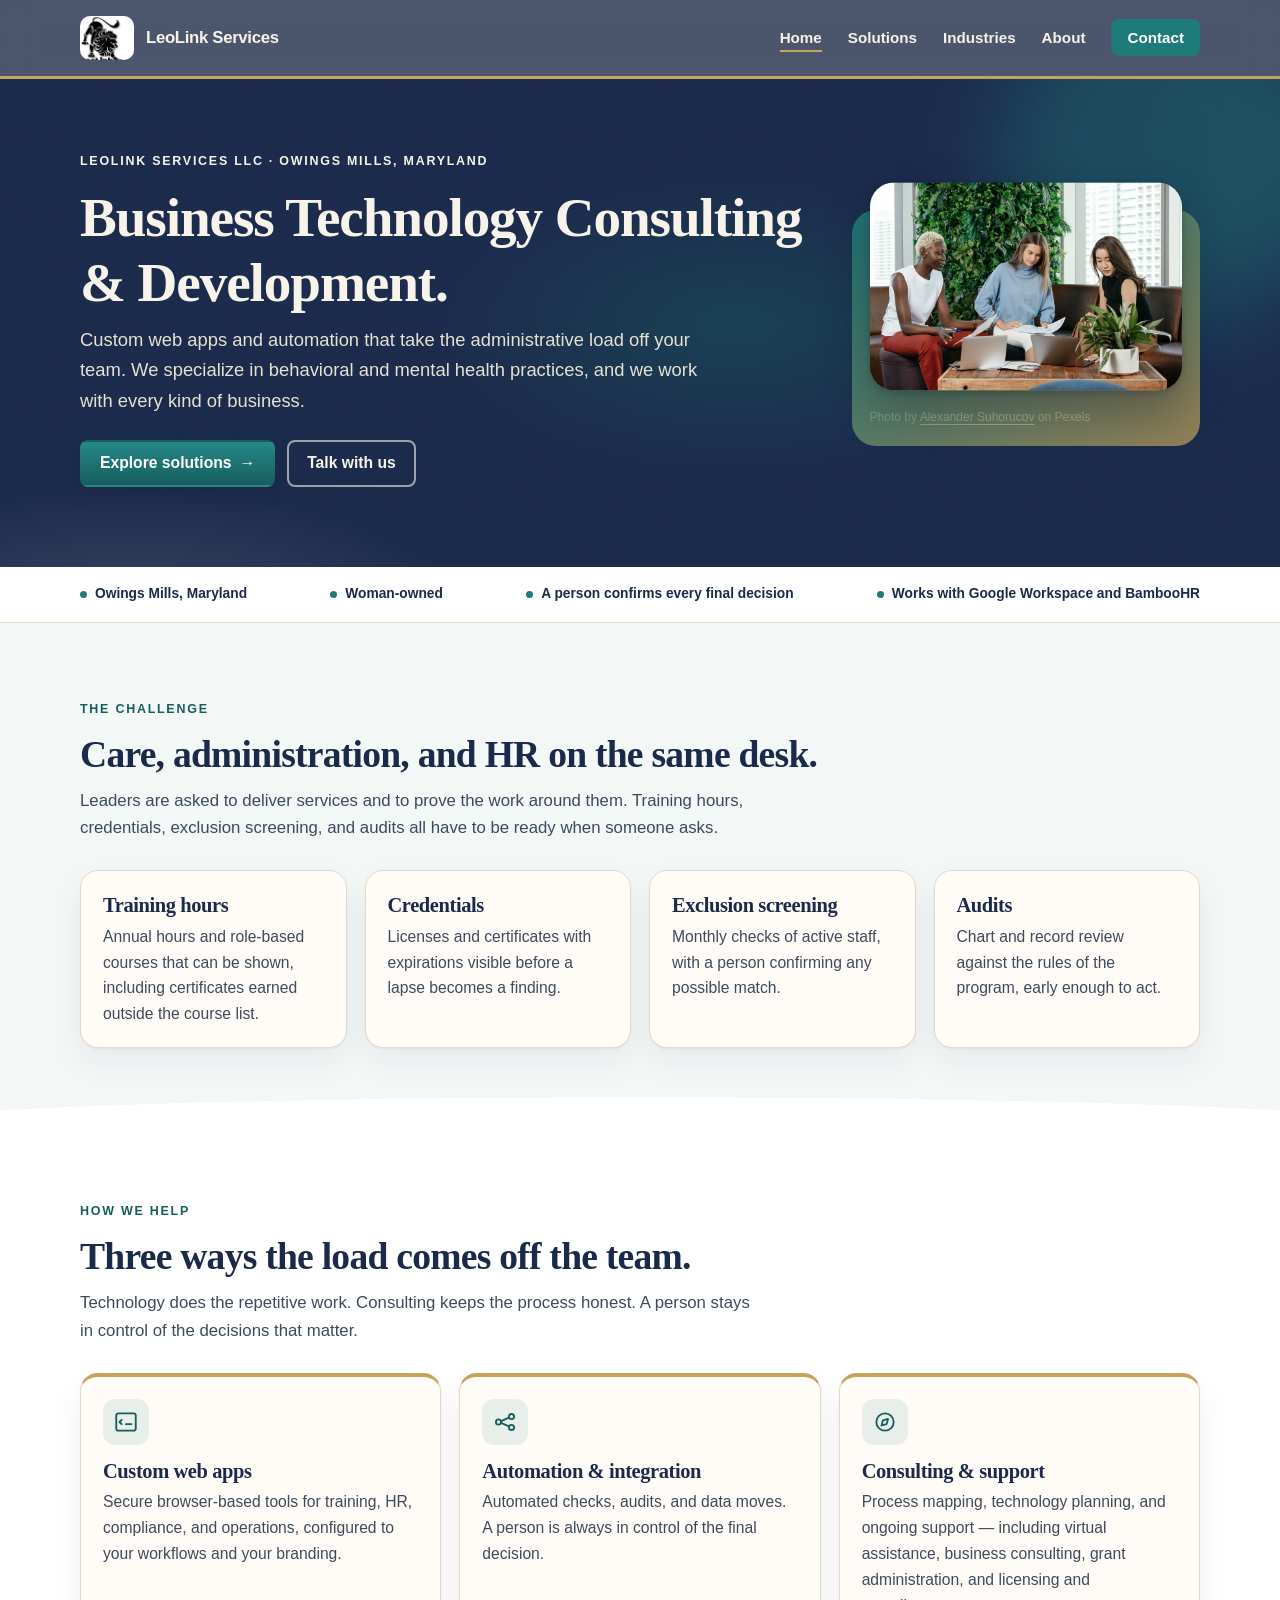
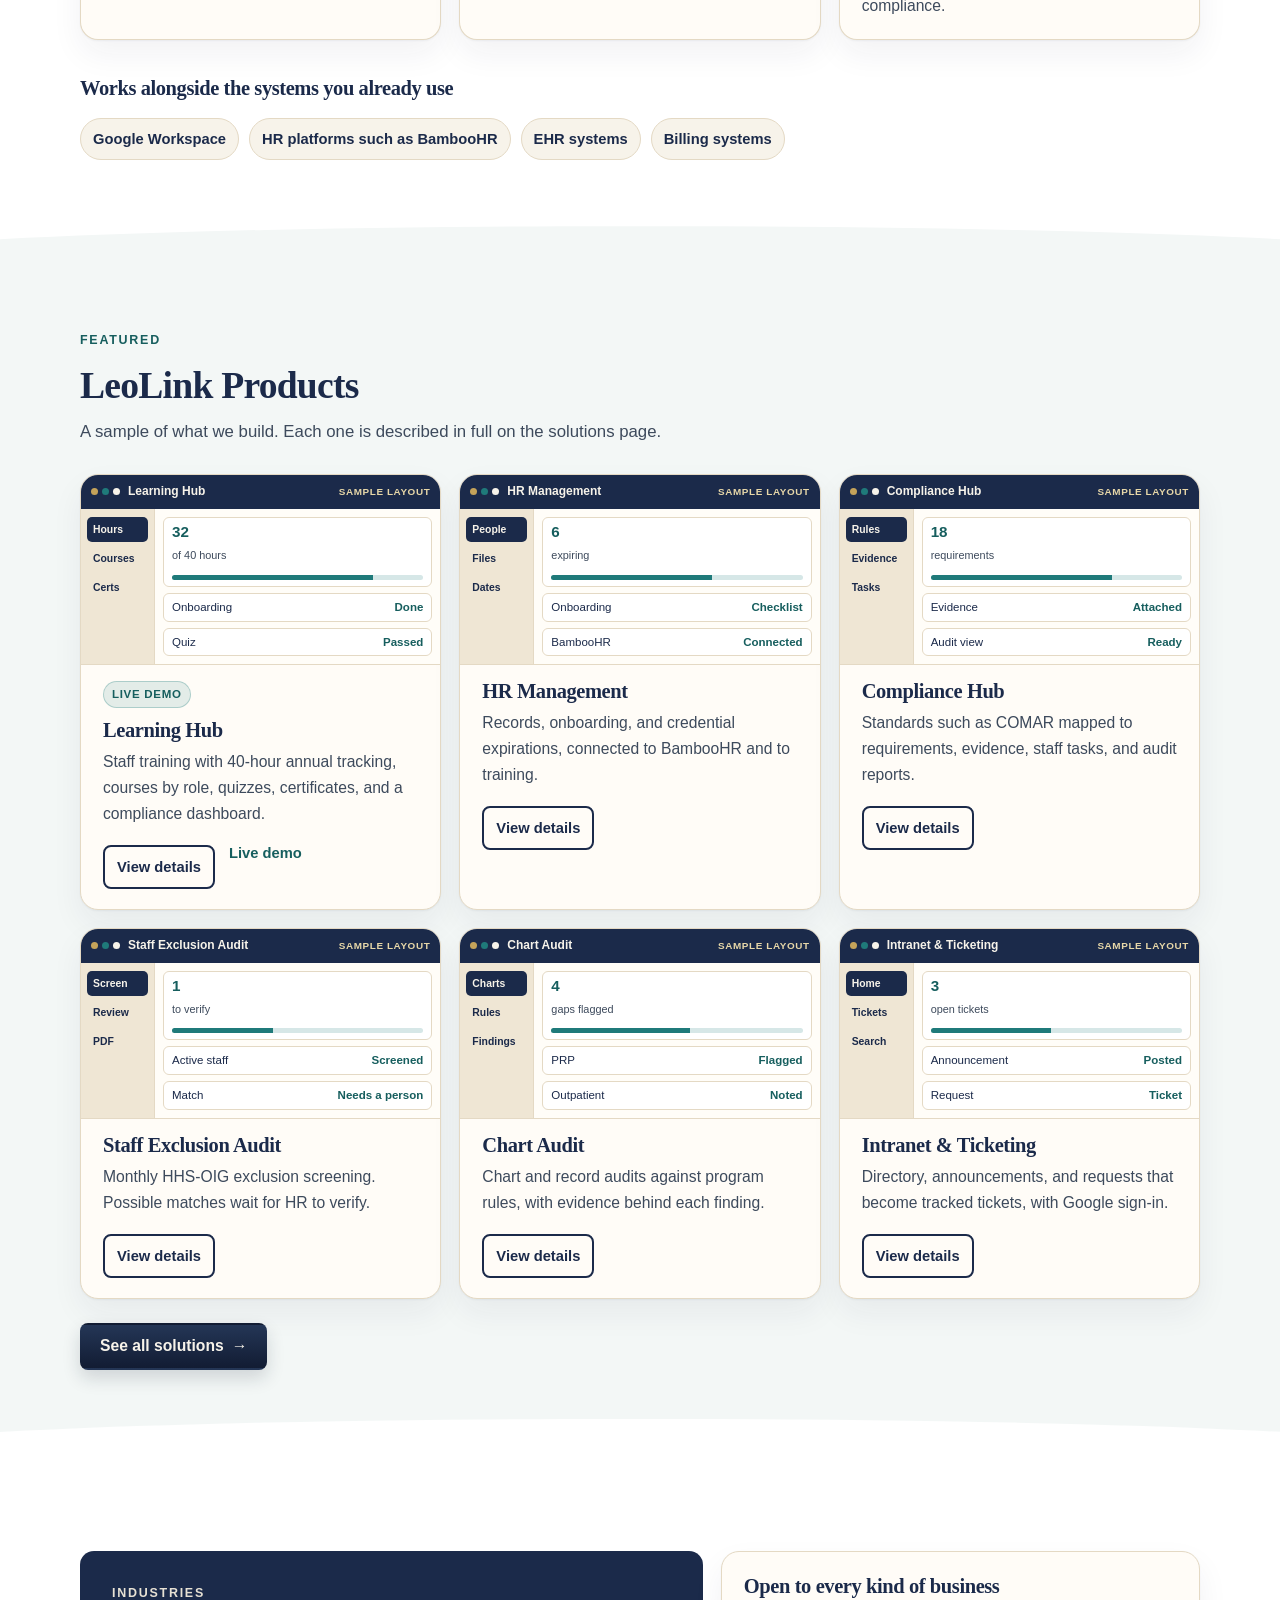
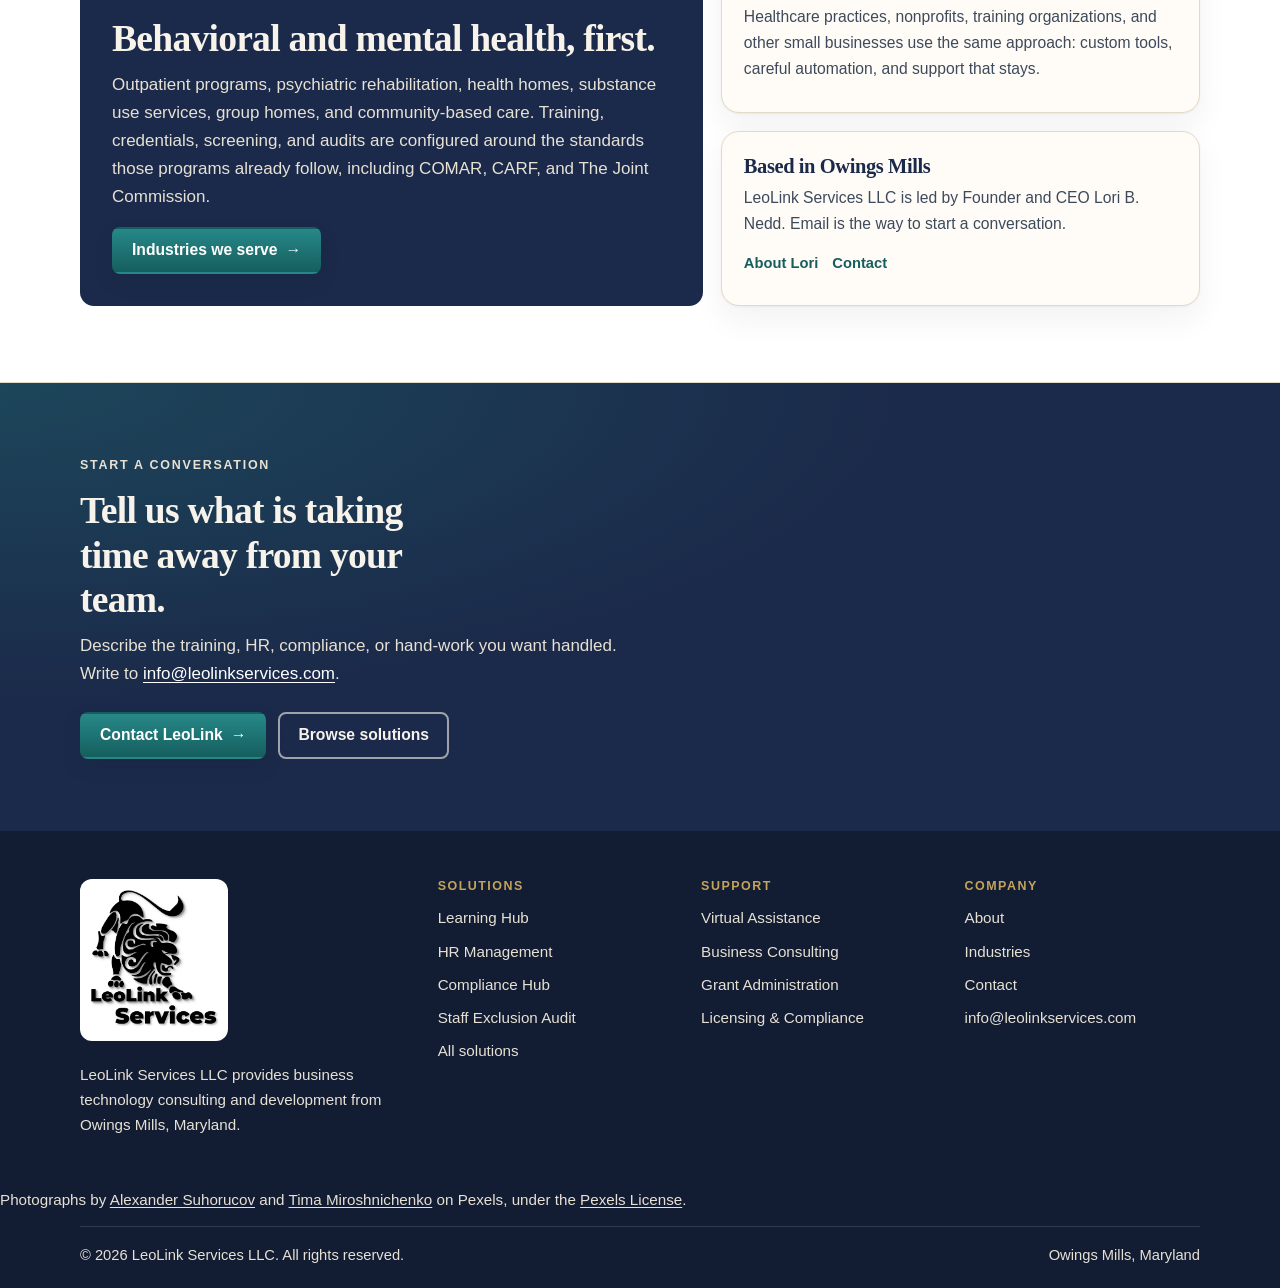
<file: index.html>
<!DOCTYPE html>
<html lang="en">
<head>
<meta charset="utf-8">
<meta name="viewport" content="width=device-width, initial-scale=1">
<title>LeoLink Services — Business Technology Consulting &amp; Development</title>
<meta name="description" content="LeoLink Services LLC builds custom web apps and automation that take the administrative load off teams, with depth in behavioral and mental health.">
<meta name="theme-color" content="#1b2a4a">
<link rel="icon" href="LeoLink_Logo.png">
<link rel="stylesheet" href="styles.css">
</head>
<body>
<a class="skip" href="#main">Skip to content</a>
<header class="site-header">
  <div class="nav-inner">
    <a class="brand" href="index.html">
      <span class="brand-mark"><img src="LeoLink_Logo.png" alt=""></span>
      <span class="brand-name">LeoLink Services</span>
    </a>
    <button class="nav-toggle" type="button" aria-expanded="false" aria-controls="site-nav">
      <span class="sr-only">Menu</span>
      <span></span><span></span><span></span>
    </button>
    <ul class="nav-links" id="site-nav">
      <li><a href="index.html" aria-current="page">Home</a></li><li><a href="solutions.html">Solutions</a></li><li><a href="industries.html">Industries</a></li><li><a href="about.html">About</a></li><li><a class="nav-cta" href="contact.html">Contact</a></li>
    </ul>
  </div>
</header>
<main id="main">

<section class="hero">
  <div class="wrap hero-grid">
    <div>
      <p class="kicker">LeoLink Services LLC · Owings Mills, Maryland</p>
      <h1>Business Technology Consulting &amp; Development.</h1>
      <p class="lede">Custom web apps and automation that take the administrative load off your team. We specialize in behavioral and mental health practices, and we work with every kind of business.</p>
      <div class="hero-actions">
        <a class="btn btn-primary" href="solutions.html">Explore solutions</a>
        <a class="btn btn-ghost" href="contact.html">Talk with us</a>
      </div>
    </div>
    <figure class="hero-photo">
      <!-- Photo: Alexander Suhorucov, https://www.pexels.com/photo/diverse-women-working-together-at-table-with-laptops-6457479/ Pexels License https://www.pexels.com/license/ -->
      <img src="images/team-collaborating.webp" alt="Three colleagues reviewing papers together beside their laptops" width="960" height="640" fetchpriority="high" decoding="async">
      <figcaption>Photo by <a href="https://www.pexels.com/photo/diverse-women-working-together-at-table-with-laptops-6457479/" rel="noopener noreferrer">Alexander Suhorucov</a> on Pexels</figcaption>
    </figure>
  </div>
</section>

<section class="trust-strip" aria-label="How LeoLink works">
  <div class="wrap trust-row">
    <span>Owings Mills, Maryland</span>
    <span>Woman-owned</span>
    <span>A person confirms every final decision</span>
    <span>Works with Google Workspace and BambooHR</span>
  </div>
</section>

<section class="section">
  <div class="wrap">
    <p class="kicker">The challenge</p>
    <h2>Care, administration, and HR on the same desk.</h2>
    <p class="intro">Leaders are asked to deliver services and to prove the work around them. Training hours, credentials, exclusion screening, and audits all have to be ready when someone asks.</p>
    <div class="challenge-grid">
      <article class="challenge">
        <h3>Training hours</h3>
        <p>Annual hours and role-based courses that can be shown, including certificates earned outside the course list.</p>
      </article>
      <article class="challenge">
        <h3>Credentials</h3>
        <p>Licenses and certificates with expirations visible before a lapse becomes a finding.</p>
      </article>
      <article class="challenge">
        <h3>Exclusion screening</h3>
        <p>Monthly checks of active staff, with a person confirming any possible match.</p>
      </article>
      <article class="challenge">
        <h3>Audits</h3>
        <p>Chart and record review against the rules of the program, early enough to act.</p>
      </article>
    </div>
  </div>
</section>

<section class="section band" id="pillars">
  <div class="wrap">
    <p class="kicker">How we help</p>
    <h2>Three ways the load comes off the team.</h2>
    <p class="intro">Technology does the repetitive work. Consulting keeps the process honest. A person stays in control of the decisions that matter.</p>
    <div class="pillar-grid">
      <article class="pillar">
        <div class="icon-wrap"><svg class="icon" viewBox="0 0 24 24" aria-hidden="true" focusable="false"><rect x="3" y="4" width="18" height="16" rx="2"/><path d="M8 10l-2 2 2 2"/><path d="M12 14h5"/></svg></div>
        <h3>Custom web apps</h3>
        <p>Secure browser-based tools for training, HR, compliance, and operations, configured to your workflows and your branding.</p>
      </article>
      <article class="pillar">
        <div class="icon-wrap"><svg class="icon" viewBox="0 0 24 24" aria-hidden="true" focusable="false"><circle cx="6" cy="12" r="2.4"/><circle cx="18" cy="7" r="2.4"/><circle cx="18" cy="17" r="2.4"/><path d="M8.4 11.2 15.6 8"/><path d="M8.4 12.8 15.6 16"/></svg></div>
        <h3>Automation &amp; integration</h3>
        <p>Automated checks, audits, and data moves. A person is always in control of the final decision.</p>
      </article>
      <article class="pillar">
        <div class="icon-wrap"><svg class="icon" viewBox="0 0 24 24" aria-hidden="true" focusable="false"><circle cx="12" cy="12" r="8"/><path d="m14.8 9.2-1.3 4.7-4.7 1.3 1.3-4.7z"/></svg></div>
        <h3>Consulting &amp; support</h3>
        <p>Process mapping, technology planning, and ongoing support — including virtual assistance, business consulting, grant administration, and licensing and compliance.</p>
      </article>
    </div>
    <h3 style="margin-top:36px">Works alongside the systems you already use</h3>
    <ul class="alongside">
      <li>Google Workspace</li>
      <li>HR platforms such as BambooHR</li>
      <li>EHR systems</li>
      <li>Billing systems</li>
    </ul>
  </div>
</section>

<section class="section">
  <div class="wrap">
    <p class="kicker">Featured</p>
    <h2>LeoLink Products</h2>
    <p class="intro">A sample of what we build. Each one is described in full on the solutions page.</p>
    <div class="card-grid">
      <article class="product-card card">
        <div class="appwin" aria-hidden="true"><div class="appwin-bar"><span class="appwin-dots"><i></i><i></i><i></i></span><span class="appwin-name">Learning Hub</span><span class="appwin-tag">Sample layout</span></div><div class="appwin-body"><div class="appwin-nav"><span class="is-on">Hours</span><span>Courses</span><span>Certs</span></div><div class="appwin-main"><div class="appwin-stat"><b>32</b><span>of 40 hours</span><span class="appwin-track"><i style="width:80%"></i></span></div><div class="appwin-row"><span>Onboarding</span><em>Done</em></div><div class="appwin-row"><span>Quiz</span><em>Passed</em></div></div></div></div>
        <span class="tag tag-live">Live demo</span>
        <h3>Learning Hub</h3>
        <p>Staff training with 40-hour annual tracking, courses by role, quizzes, certificates, and a compliance dashboard.</p>
        <div class="card-links"><a href="solutions.html#learning-hub">View details</a><a href="https://leolink-learning-hub-demo.web.app" target="_blank" rel="noopener noreferrer">Live demo</a></div>
      </article>
      <article class="product-card card">
        <div class="appwin" aria-hidden="true"><div class="appwin-bar"><span class="appwin-dots"><i></i><i></i><i></i></span><span class="appwin-name">HR Management</span><span class="appwin-tag">Sample layout</span></div><div class="appwin-body"><div class="appwin-nav"><span class="is-on">People</span><span>Files</span><span>Dates</span></div><div class="appwin-main"><div class="appwin-stat"><b>6</b><span>expiring</span><span class="appwin-track"><i style="width:64%"></i></span></div><div class="appwin-row"><span>Onboarding</span><em>Checklist</em></div><div class="appwin-row"><span>BambooHR</span><em>Connected</em></div></div></div></div>
        <h3>HR Management</h3>
        <p>Records, onboarding, and credential expirations, connected to BambooHR and to training.</p>
        <div class="card-links"><a href="solutions.html#hr-management">View details</a></div>
      </article>
      <article class="product-card card">
        <div class="appwin" aria-hidden="true"><div class="appwin-bar"><span class="appwin-dots"><i></i><i></i><i></i></span><span class="appwin-name">Compliance Hub</span><span class="appwin-tag">Sample layout</span></div><div class="appwin-body"><div class="appwin-nav"><span class="is-on">Rules</span><span>Evidence</span><span>Tasks</span></div><div class="appwin-main"><div class="appwin-stat"><b>18</b><span>requirements</span><span class="appwin-track"><i style="width:72%"></i></span></div><div class="appwin-row"><span>Evidence</span><em>Attached</em></div><div class="appwin-row"><span>Audit view</span><em>Ready</em></div></div></div></div>
        <h3>Compliance Hub</h3>
        <p>Standards such as COMAR mapped to requirements, evidence, staff tasks, and audit reports.</p>
        <div class="card-links"><a href="solutions.html#compliance-hub">View details</a></div>
      </article>
      <article class="product-card card">
        <div class="appwin" aria-hidden="true"><div class="appwin-bar"><span class="appwin-dots"><i></i><i></i><i></i></span><span class="appwin-name">Staff Exclusion Audit</span><span class="appwin-tag">Sample layout</span></div><div class="appwin-body"><div class="appwin-nav"><span class="is-on">Screen</span><span>Review</span><span>PDF</span></div><div class="appwin-main"><div class="appwin-stat"><b>1</b><span>to verify</span><span class="appwin-track"><i style="width:40%"></i></span></div><div class="appwin-row"><span>Active staff</span><em>Screened</em></div><div class="appwin-row"><span>Match</span><em>Needs a person</em></div></div></div></div>
        <h3>Staff Exclusion Audit</h3>
        <p>Monthly HHS-OIG exclusion screening. Possible matches wait for HR to verify.</p>
        <div class="card-links"><a href="solutions.html#staff-exclusion-audit">View details</a></div>
      </article>
      <article class="product-card card">
        <div class="appwin" aria-hidden="true"><div class="appwin-bar"><span class="appwin-dots"><i></i><i></i><i></i></span><span class="appwin-name">Chart Audit</span><span class="appwin-tag">Sample layout</span></div><div class="appwin-body"><div class="appwin-nav"><span class="is-on">Charts</span><span>Rules</span><span>Findings</span></div><div class="appwin-main"><div class="appwin-stat"><b>4</b><span>gaps flagged</span><span class="appwin-track"><i style="width:55%"></i></span></div><div class="appwin-row"><span>PRP</span><em>Flagged</em></div><div class="appwin-row"><span>Outpatient</span><em>Noted</em></div></div></div></div>
        <h3>Chart Audit</h3>
        <p>Chart and record audits against program rules, with evidence behind each finding.</p>
        <div class="card-links"><a href="solutions.html#chart-audit">View details</a></div>
      </article>
      <article class="product-card card">
        <div class="appwin" aria-hidden="true"><div class="appwin-bar"><span class="appwin-dots"><i></i><i></i><i></i></span><span class="appwin-name">Intranet &amp; Ticketing</span><span class="appwin-tag">Sample layout</span></div><div class="appwin-body"><div class="appwin-nav"><span class="is-on">Home</span><span>Tickets</span><span>Search</span></div><div class="appwin-main"><div class="appwin-stat"><b>3</b><span>open tickets</span><span class="appwin-track"><i style="width:48%"></i></span></div><div class="appwin-row"><span>Announcement</span><em>Posted</em></div><div class="appwin-row"><span>Request</span><em>Ticket</em></div></div></div></div>
        <h3>Intranet &amp; Ticketing</h3>
        <p>Directory, announcements, and requests that become tracked tickets, with Google sign-in.</p>
        <div class="card-links"><a href="solutions.html#intranet">View details</a></div>
      </article>
    </div>
    <div class="cta-actions">
      <a class="btn btn-navy" href="solutions.html">See all solutions</a>
    </div>
  </div>
</section>

<section class="section band">
  <div class="wrap industry-grid">
    <div class="industry-lead">
      <p class="kicker" style="color:#e7e1d4">Industries</p>
      <h2>Behavioral and mental health, first.</h2>
      <p>Outpatient programs, psychiatric rehabilitation, health homes, substance use services, group homes, and community-based care. Training, credentials, screening, and audits are configured around the standards those programs already follow, including COMAR, CARF, and The Joint Commission.</p>
      <a class="btn btn-primary" href="industries.html">Industries we serve</a>
    </div>
    <div class="stack">
      <article class="card">
        <h3>Open to every kind of business</h3>
        <p>Healthcare practices, nonprofits, training organizations, and other small businesses use the same approach: custom tools, careful automation, and support that stays.</p>
      </article>
      <article class="card">
        <h3>Based in Owings Mills</h3>
        <p>LeoLink Services LLC is led by Founder and CEO Lori B. Nedd. Email is the way to start a conversation.</p>
        <div class="card-links"><a href="about.html">About Lori</a><a href="contact.html">Contact</a></div>
      </article>
    </div>
  </div>
</section>

<section class="cta-band">
  <div class="wrap">
    <p class="kicker">Start a conversation</p>
    <h2>Tell us what is taking time away from your team.</h2>
    <p>Describe the training, HR, compliance, or hand-work you want handled. Write to <a href="mailto:info@leolinkservices.com" style="color:#fff">info@leolinkservices.com</a>.</p>
    <div class="cta-actions">
      <a class="btn btn-primary" href="contact.html">Contact LeoLink</a>
      <a class="btn btn-ghost" href="solutions.html">Browse solutions</a>
    </div>
  </div>
</section>

</main>
<footer class="site-footer">
  <div class="wrap foot-grid">
    <div>
      <img class="foot-logo" src="LeoLink_Logo.png" alt="LeoLink Services logo">
      <p>LeoLink Services LLC provides business technology consulting and development from Owings Mills, Maryland.</p>
    </div>
    <div>
      <h2>Solutions</h2>
      <a href="solutions.html#learning-hub">Learning Hub</a>
      <a href="solutions.html#hr-management">HR Management</a>
      <a href="solutions.html#compliance-hub">Compliance Hub</a>
      <a href="solutions.html#staff-exclusion-audit">Staff Exclusion Audit</a>
      <a href="solutions.html">All solutions</a>
    </div>
    <div>
      <h2>Support</h2>
      <a href="solutions.html#virtual-assistance">Virtual Assistance</a>
      <a href="solutions.html#business-consulting">Business Consulting</a>
      <a href="solutions.html#grant-administration">Grant Administration</a>
      <a href="solutions.html#licensing-compliance">Licensing &amp; Compliance</a>
    </div>
    <div>
      <h2>Company</h2>
      <a href="about.html">About</a>
      <a href="industries.html">Industries</a>
      <a href="contact.html">Contact</a>
      <a href="mailto:info@leolinkservices.com">info@leolinkservices.com</a>
    </div>
  </div>
  <p class="wrap photo-credit">Photographs by <a href="https://www.pexels.com/photo/diverse-women-working-together-at-table-with-laptops-6457479/" rel="noopener noreferrer">Alexander Suhorucov</a> and <a href="https://www.pexels.com/photo/doctors-working-together-on-a-research-5452228/" rel="noopener noreferrer">Tima Miroshnichenko</a> on Pexels, under the <a href="https://www.pexels.com/license/" rel="noopener noreferrer">Pexels License</a>.</p>
  <div class="wrap foot-bottom">
    <span>&copy; 2026 LeoLink Services LLC. All rights reserved.</span>
    <span>Owings Mills, Maryland</span>
  </div>
</footer>
<script src="site.js"></script>
</body>
</html>
</file>
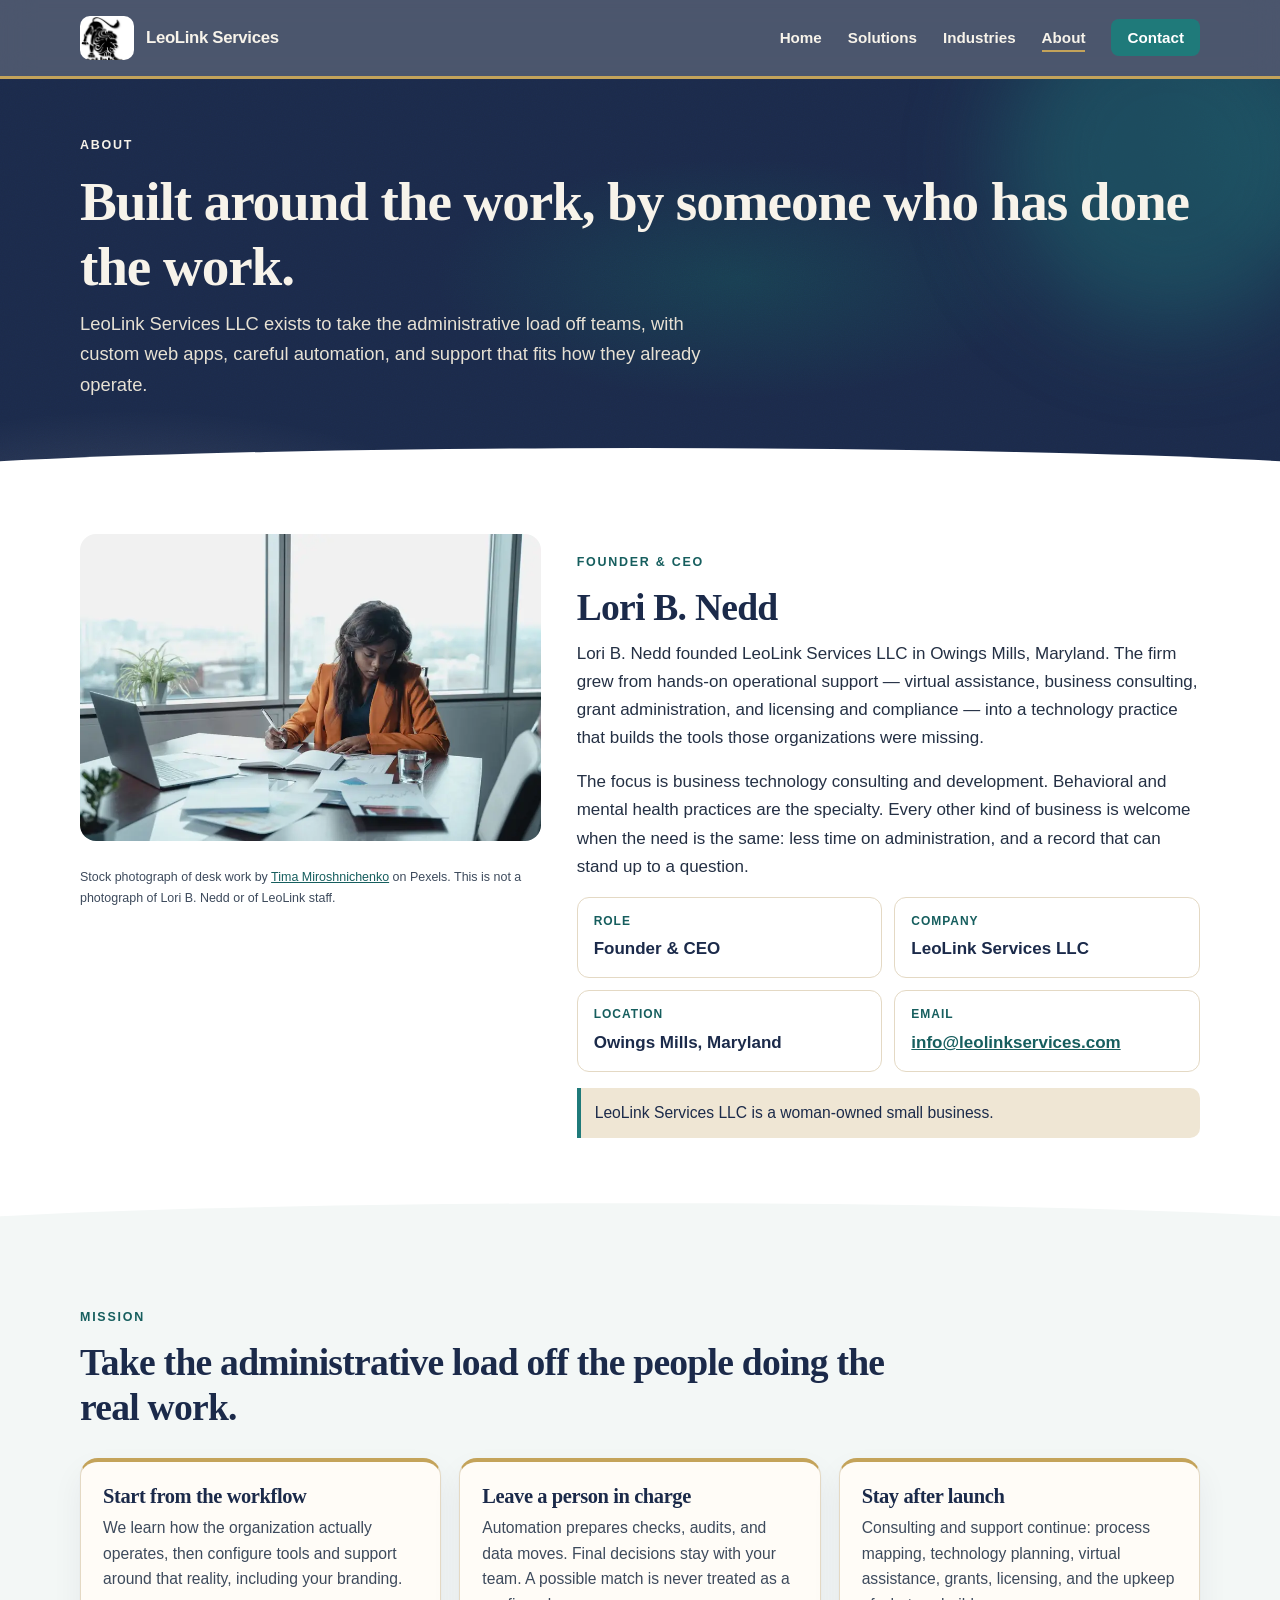
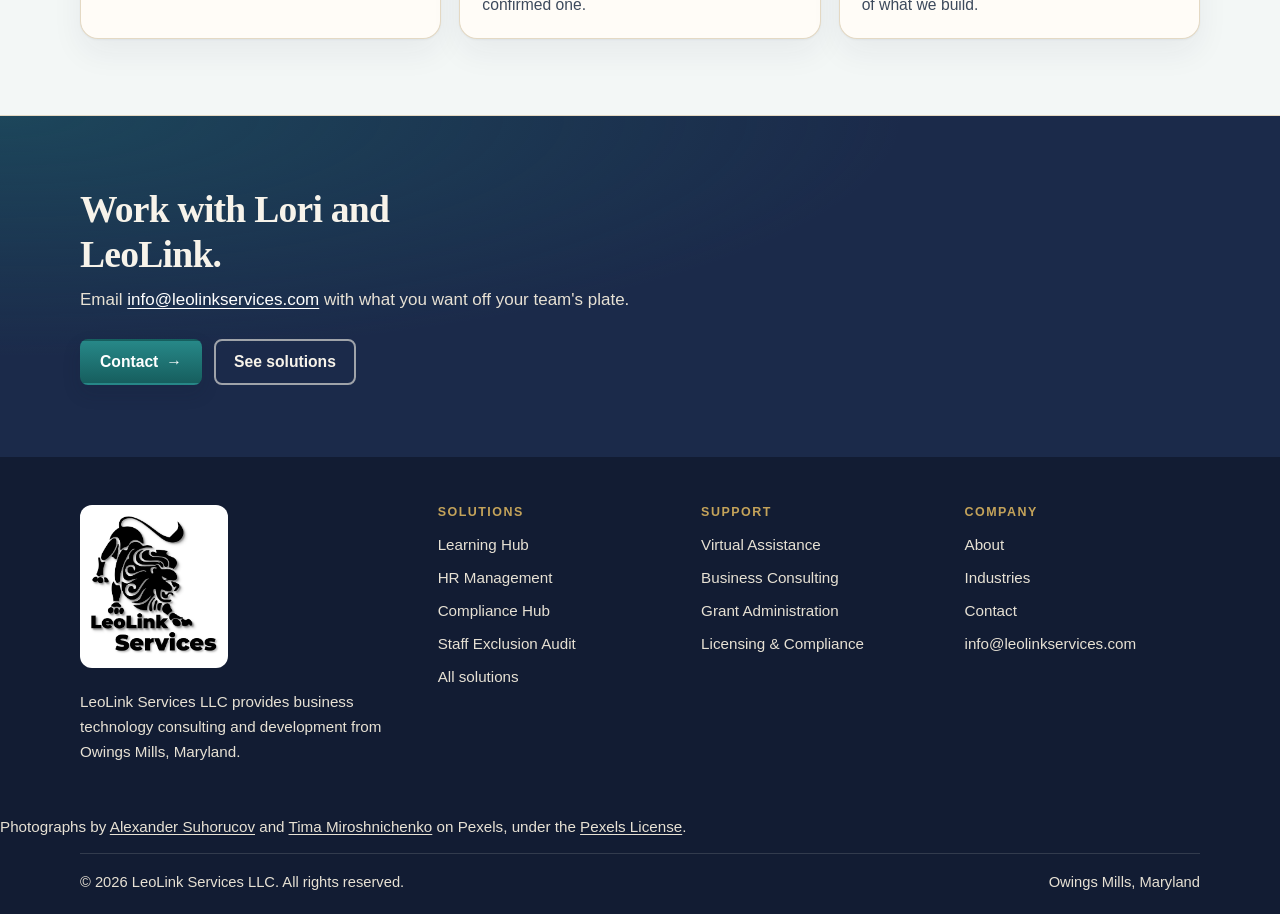
<file: about.html>
<!DOCTYPE html>
<html lang="en">
<head>
<meta charset="utf-8">
<meta name="viewport" content="width=device-width, initial-scale=1">
<title>About Lori B. Nedd — LeoLink Services</title>
<meta name="description" content="Lori B. Nedd is Founder and CEO of LeoLink Services LLC in Owings Mills, Maryland. The firm builds custom web apps, automation, and consulting support.">
<meta name="theme-color" content="#1b2a4a">
<link rel="icon" href="LeoLink_Logo.png">
<link rel="stylesheet" href="styles.css">
</head>
<body>
<a class="skip" href="#main">Skip to content</a>
<header class="site-header">
  <div class="nav-inner">
    <a class="brand" href="index.html">
      <span class="brand-mark"><img src="LeoLink_Logo.png" alt=""></span>
      <span class="brand-name">LeoLink Services</span>
    </a>
    <button class="nav-toggle" type="button" aria-expanded="false" aria-controls="site-nav">
      <span class="sr-only">Menu</span>
      <span></span><span></span><span></span>
    </button>
    <ul class="nav-links" id="site-nav">
      <li><a href="index.html">Home</a></li><li><a href="solutions.html">Solutions</a></li><li><a href="industries.html">Industries</a></li><li><a href="about.html" aria-current="page">About</a></li><li><a class="nav-cta" href="contact.html">Contact</a></li>
    </ul>
  </div>
</header>
<main id="main">

<section class="page-hero">
  <div class="wrap">
    <p class="kicker">About</p>
    <h1>Built around the work, by someone who has done the work.</h1>
    <p class="lede">LeoLink Services LLC exists to take the administrative load off teams, with custom web apps, careful automation, and support that fits how they already operate.</p>
  </div>
</section>
<section class="section">
  <div class="wrap profile">
    <figure class="story-photo">
      <!-- Photo: Tima Miroshnichenko, https://www.pexels.com/photo/a-woman-sitting-at-the-table-5717311/ Pexels License https://www.pexels.com/license/ -->
      <img src="images/desk-review.webp" alt="A professional reviewing notes beside a laptop in a bright office" width="880" height="586" loading="lazy" decoding="async">
      <figcaption>Stock photograph of desk work by <a href="https://www.pexels.com/photo/a-woman-sitting-at-the-table-5717311/" rel="noopener noreferrer">Tima Miroshnichenko</a> on Pexels. This is not a photograph of Lori B. Nedd or of LeoLink staff.</figcaption>
    </figure>
    <div>
      <p class="kicker">Founder &amp; CEO</p>
      <h2>Lori B. Nedd</h2>
      <p>Lori B. Nedd founded LeoLink Services LLC in Owings Mills, Maryland. The firm grew from hands-on operational support — virtual assistance, business consulting, grant administration, and licensing and compliance — into a technology practice that builds the tools those organizations were missing.</p>
      <p>The focus is business technology consulting and development. Behavioral and mental health practices are the specialty. Every other kind of business is welcome when the need is the same: less time on administration, and a record that can stand up to a question.</p>
      <div class="facts">
        <div class="fact"><span>Role</span><strong>Founder &amp; CEO</strong></div>
        <div class="fact"><span>Company</span><strong>LeoLink Services LLC</strong></div>
        <div class="fact"><span>Location</span><strong>Owings Mills, Maryland</strong></div>
        <div class="fact"><span>Email</span><strong><a href="mailto:info@leolinkservices.com">info@leolinkservices.com</a></strong></div>
      </div>
      <p class="note" style="margin-top:16px">LeoLink Services LLC is a woman-owned small business.</p>
    </div>
  </div>
</section>
<section class="section band">
  <div class="wrap">
    <p class="kicker">Mission</p>
    <h2>Take the administrative load off the people doing the real work.</h2>
    <div class="pillar-grid">
      <article class="pillar">
        <h3>Start from the workflow</h3>
        <p>We learn how the organization actually operates, then configure tools and support around that reality, including your branding.</p>
      </article>
      <article class="pillar">
        <h3>Leave a person in charge</h3>
        <p>Automation prepares checks, audits, and data moves. Final decisions stay with your team. A possible match is never treated as a confirmed one.</p>
      </article>
      <article class="pillar">
        <h3>Stay after launch</h3>
        <p>Consulting and support continue: process mapping, technology planning, virtual assistance, grants, licensing, and the upkeep of what we build.</p>
      </article>
    </div>
  </div>
</section>
<section class="cta-band">
  <div class="wrap">
    <h2>Work with Lori and LeoLink.</h2>
    <p>Email <a href="mailto:info@leolinkservices.com" style="color:#fff">info@leolinkservices.com</a> with what you want off your team's plate.</p>
    <div class="cta-actions">
      <a class="btn btn-primary" href="contact.html">Contact</a>
      <a class="btn btn-ghost" href="solutions.html">See solutions</a>
    </div>
  </div>
</section>

</main>
<footer class="site-footer">
  <div class="wrap foot-grid">
    <div>
      <img class="foot-logo" src="LeoLink_Logo.png" alt="LeoLink Services logo">
      <p>LeoLink Services LLC provides business technology consulting and development from Owings Mills, Maryland.</p>
    </div>
    <div>
      <h2>Solutions</h2>
      <a href="solutions.html#learning-hub">Learning Hub</a>
      <a href="solutions.html#hr-management">HR Management</a>
      <a href="solutions.html#compliance-hub">Compliance Hub</a>
      <a href="solutions.html#staff-exclusion-audit">Staff Exclusion Audit</a>
      <a href="solutions.html">All solutions</a>
    </div>
    <div>
      <h2>Support</h2>
      <a href="solutions.html#virtual-assistance">Virtual Assistance</a>
      <a href="solutions.html#business-consulting">Business Consulting</a>
      <a href="solutions.html#grant-administration">Grant Administration</a>
      <a href="solutions.html#licensing-compliance">Licensing &amp; Compliance</a>
    </div>
    <div>
      <h2>Company</h2>
      <a href="about.html">About</a>
      <a href="industries.html">Industries</a>
      <a href="contact.html">Contact</a>
      <a href="mailto:info@leolinkservices.com">info@leolinkservices.com</a>
    </div>
  </div>
  <p class="wrap photo-credit">Photographs by <a href="https://www.pexels.com/photo/diverse-women-working-together-at-table-with-laptops-6457479/" rel="noopener noreferrer">Alexander Suhorucov</a> and <a href="https://www.pexels.com/photo/doctors-working-together-on-a-research-5452228/" rel="noopener noreferrer">Tima Miroshnichenko</a> on Pexels, under the <a href="https://www.pexels.com/license/" rel="noopener noreferrer">Pexels License</a>.</p>
  <div class="wrap foot-bottom">
    <span>&copy; 2026 LeoLink Services LLC. All rights reserved.</span>
    <span>Owings Mills, Maryland</span>
  </div>
</footer>
<script src="site.js"></script>
</body>
</html>
</file>
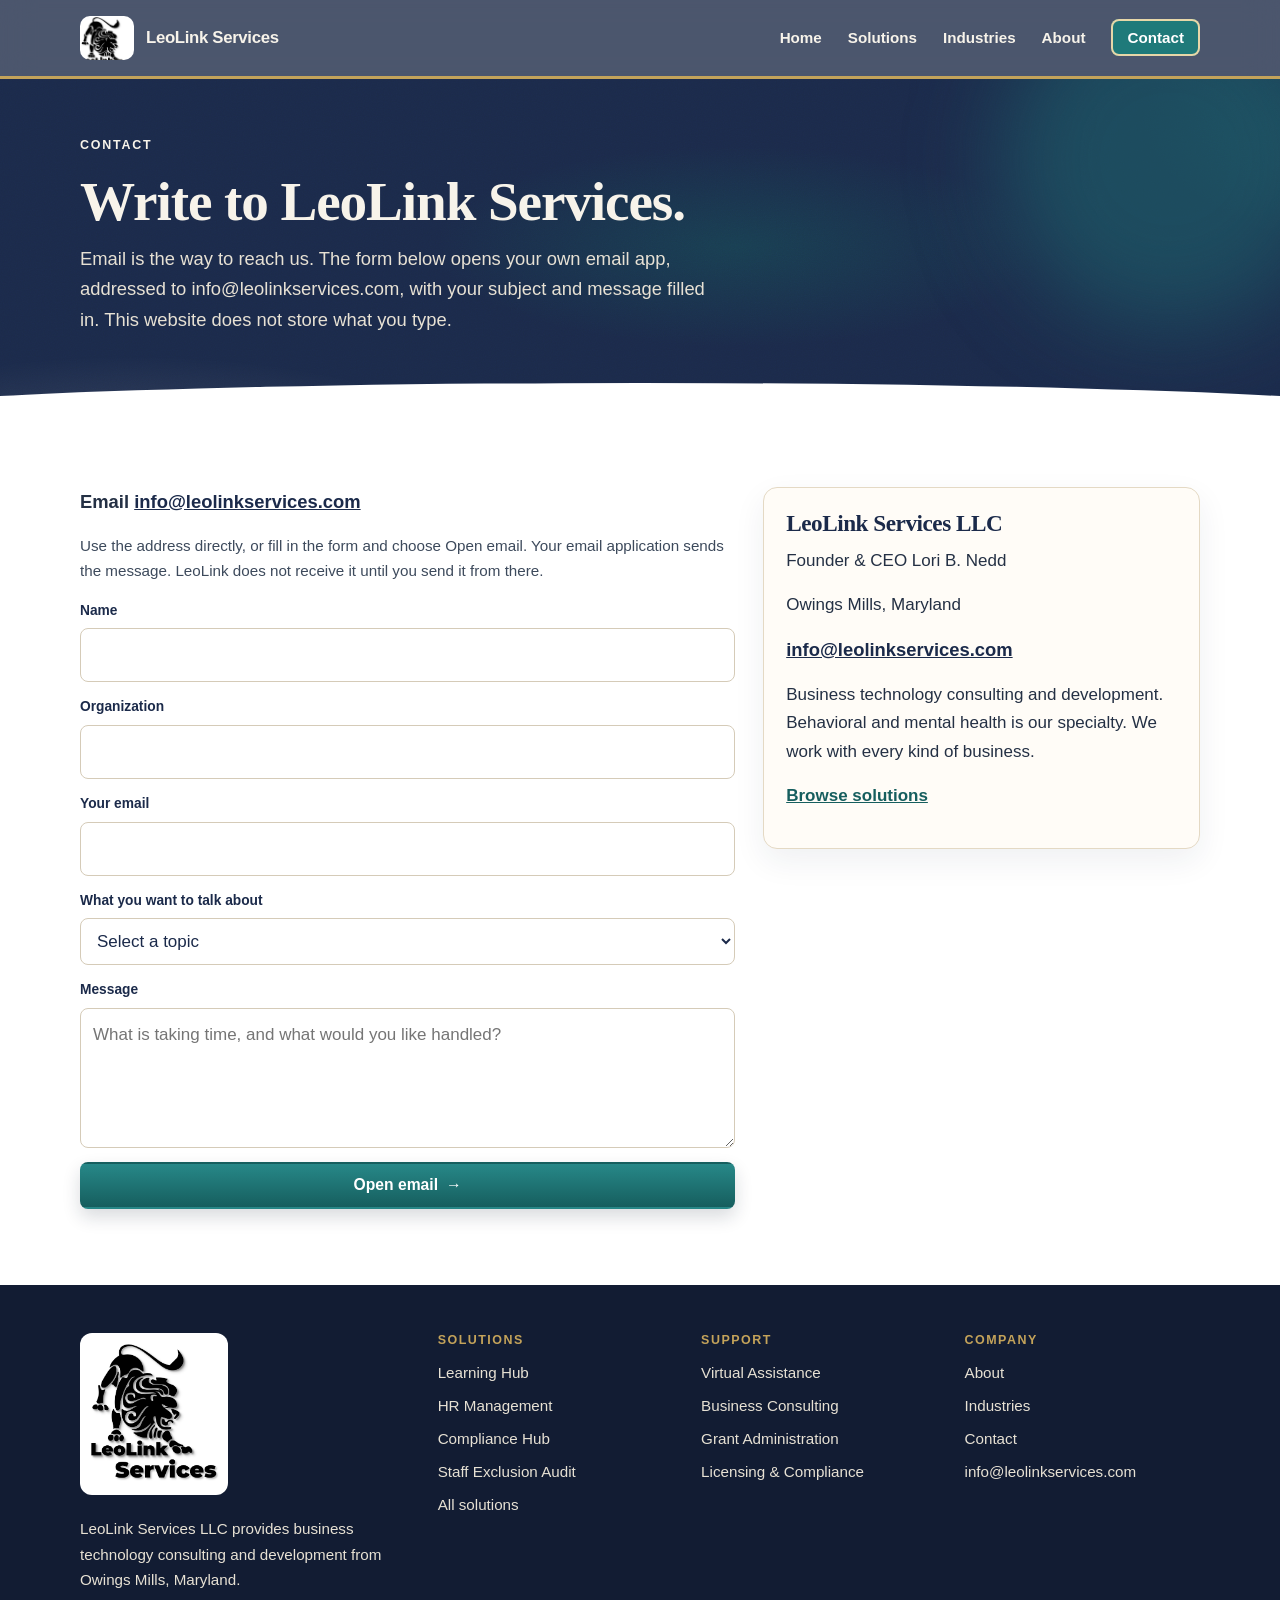
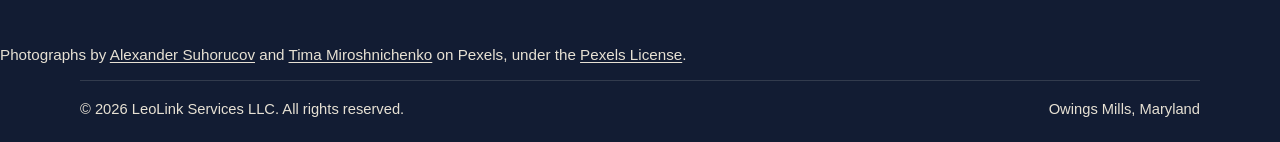
<file: contact.html>
<!DOCTYPE html>
<html lang="en">
<head>
<meta charset="utf-8">
<meta name="viewport" content="width=device-width, initial-scale=1">
<title>Contact — LeoLink Services</title>
<meta name="description" content="Contact LeoLink Services LLC at info@leolinkservices.com. The form opens your email app with the subject and message filled in.">
<meta name="theme-color" content="#1b2a4a">
<link rel="icon" href="LeoLink_Logo.png">
<link rel="stylesheet" href="styles.css">
</head>
<body>
<a class="skip" href="#main">Skip to content</a>
<header class="site-header">
  <div class="nav-inner">
    <a class="brand" href="index.html">
      <span class="brand-mark"><img src="LeoLink_Logo.png" alt=""></span>
      <span class="brand-name">LeoLink Services</span>
    </a>
    <button class="nav-toggle" type="button" aria-expanded="false" aria-controls="site-nav">
      <span class="sr-only">Menu</span>
      <span></span><span></span><span></span>
    </button>
    <ul class="nav-links" id="site-nav">
      <li><a href="index.html">Home</a></li><li><a href="solutions.html">Solutions</a></li><li><a href="industries.html">Industries</a></li><li><a href="about.html">About</a></li><li><a class="nav-cta" href="contact.html" aria-current="page">Contact</a></li>
    </ul>
  </div>
</header>
<main id="main">

<section class="page-hero">
  <div class="wrap">
    <p class="kicker">Contact</p>
    <h1>Write to LeoLink Services.</h1>
    <p class="lede">Email is the way to reach us. The form below opens your own email app, addressed to info@leolinkservices.com, with your subject and message filled in. This website does not store what you type.</p>
  </div>
</section>
<section class="section">
  <div class="wrap contact-grid">
    <div>
      <p class="email-callout">Email <a href="mailto:info@leolinkservices.com">info@leolinkservices.com</a></p>
      <p class="form-help">Use the address directly, or fill in the form and choose Open email. Your email application sends the message. LeoLink does not receive it until you send it from there.</p>
      <p id="product-request" class="note" hidden></p>
      <form id="contact-form" action="mailto:info@leolinkservices.com" method="post" enctype="text/plain">
        <div class="field">
          <label for="name">Name</label>
          <input id="name" name="name" type="text" autocomplete="name" required>
        </div>
        <div class="field">
          <label for="organization">Organization</label>
          <input id="organization" name="organization" type="text" autocomplete="organization">
        </div>
        <div class="field">
          <label for="email">Your email</label>
          <input id="email" name="email" type="email" autocomplete="email" required>
        </div>
        <div class="field">
          <label for="interest">What you want to talk about</label>
          <select id="interest" name="interest" required>
            <option value="" disabled selected>Select a topic</option><optgroup label="Products"><option>Learning Hub</option><option>HR Management</option><option>Compliance Hub</option><option>Staff Exclusion Audit</option><option>Chart Audit</option><option>Intranet &amp; Ticketing</option><option>Taskmaster</option><option>Timeclock</option><option>Data Migration</option><option>Website Design</option><option>Mental Health Care</option><option>Custom Apps</option><option>System Integration</option><option>Executive Dashboard</option></optgroup><optgroup label="Consulting and support"><option>Virtual Assistance</option><option>Business Consulting</option><option>Grant Administration</option><option>Licensing &amp; Compliance</option></optgroup><option>General inquiry</option>
          </select>
        </div>
        <div class="field">
          <label for="message">Message</label>
          <textarea id="message" name="message" required placeholder="What is taking time, and what would you like handled?"></textarea>
        </div>
        <button class="btn btn-primary" type="submit">Open email</button>
      </form>
      <p id="mail-status" class="mail-status" hidden>Your email app should open with a message to info@leolinkservices.com. If it does not, copy your note into a new message to that address and send it yourself.</p>
    </div>
    <aside class="info-panel">
      <h2>LeoLink Services LLC</h2>
      <p>Founder &amp; CEO Lori B. Nedd</p>
      <p>Owings Mills, Maryland</p>
      <p class="email-callout"><a href="mailto:info@leolinkservices.com">info@leolinkservices.com</a></p>
      <p>Business technology consulting and development. Behavioral and mental health is our specialty. We work with every kind of business.</p>
      <p><a href="solutions.html">Browse solutions</a></p>
    </aside>
  </div>
</section>

</main>
<footer class="site-footer">
  <div class="wrap foot-grid">
    <div>
      <img class="foot-logo" src="LeoLink_Logo.png" alt="LeoLink Services logo">
      <p>LeoLink Services LLC provides business technology consulting and development from Owings Mills, Maryland.</p>
    </div>
    <div>
      <h2>Solutions</h2>
      <a href="solutions.html#learning-hub">Learning Hub</a>
      <a href="solutions.html#hr-management">HR Management</a>
      <a href="solutions.html#compliance-hub">Compliance Hub</a>
      <a href="solutions.html#staff-exclusion-audit">Staff Exclusion Audit</a>
      <a href="solutions.html">All solutions</a>
    </div>
    <div>
      <h2>Support</h2>
      <a href="solutions.html#virtual-assistance">Virtual Assistance</a>
      <a href="solutions.html#business-consulting">Business Consulting</a>
      <a href="solutions.html#grant-administration">Grant Administration</a>
      <a href="solutions.html#licensing-compliance">Licensing &amp; Compliance</a>
    </div>
    <div>
      <h2>Company</h2>
      <a href="about.html">About</a>
      <a href="industries.html">Industries</a>
      <a href="contact.html">Contact</a>
      <a href="mailto:info@leolinkservices.com">info@leolinkservices.com</a>
    </div>
  </div>
  <p class="wrap photo-credit">Photographs by <a href="https://www.pexels.com/photo/diverse-women-working-together-at-table-with-laptops-6457479/" rel="noopener noreferrer">Alexander Suhorucov</a> and <a href="https://www.pexels.com/photo/doctors-working-together-on-a-research-5452228/" rel="noopener noreferrer">Tima Miroshnichenko</a> on Pexels, under the <a href="https://www.pexels.com/license/" rel="noopener noreferrer">Pexels License</a>.</p>
  <div class="wrap foot-bottom">
    <span>&copy; 2026 LeoLink Services LLC. All rights reserved.</span>
    <span>Owings Mills, Maryland</span>
  </div>
</footer>
<script src="site.js"></script>
</body>
</html>
</file>
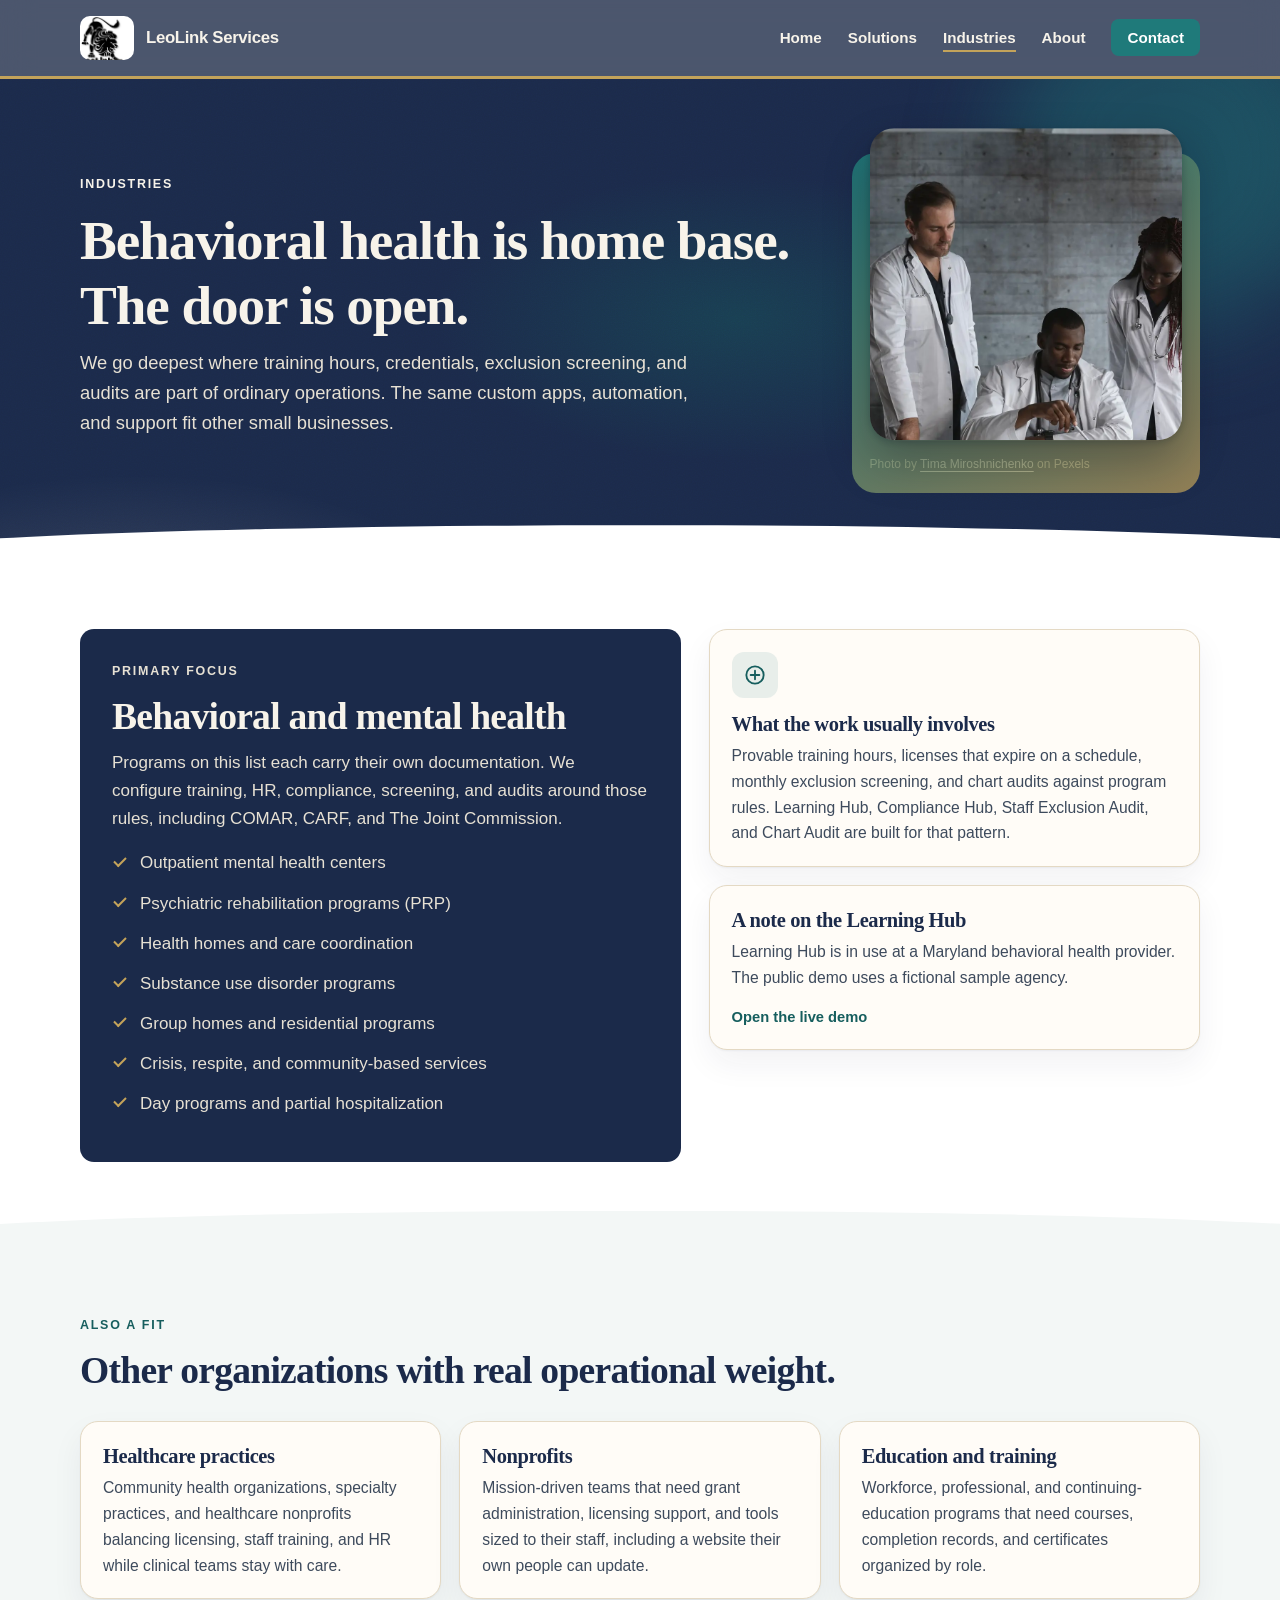
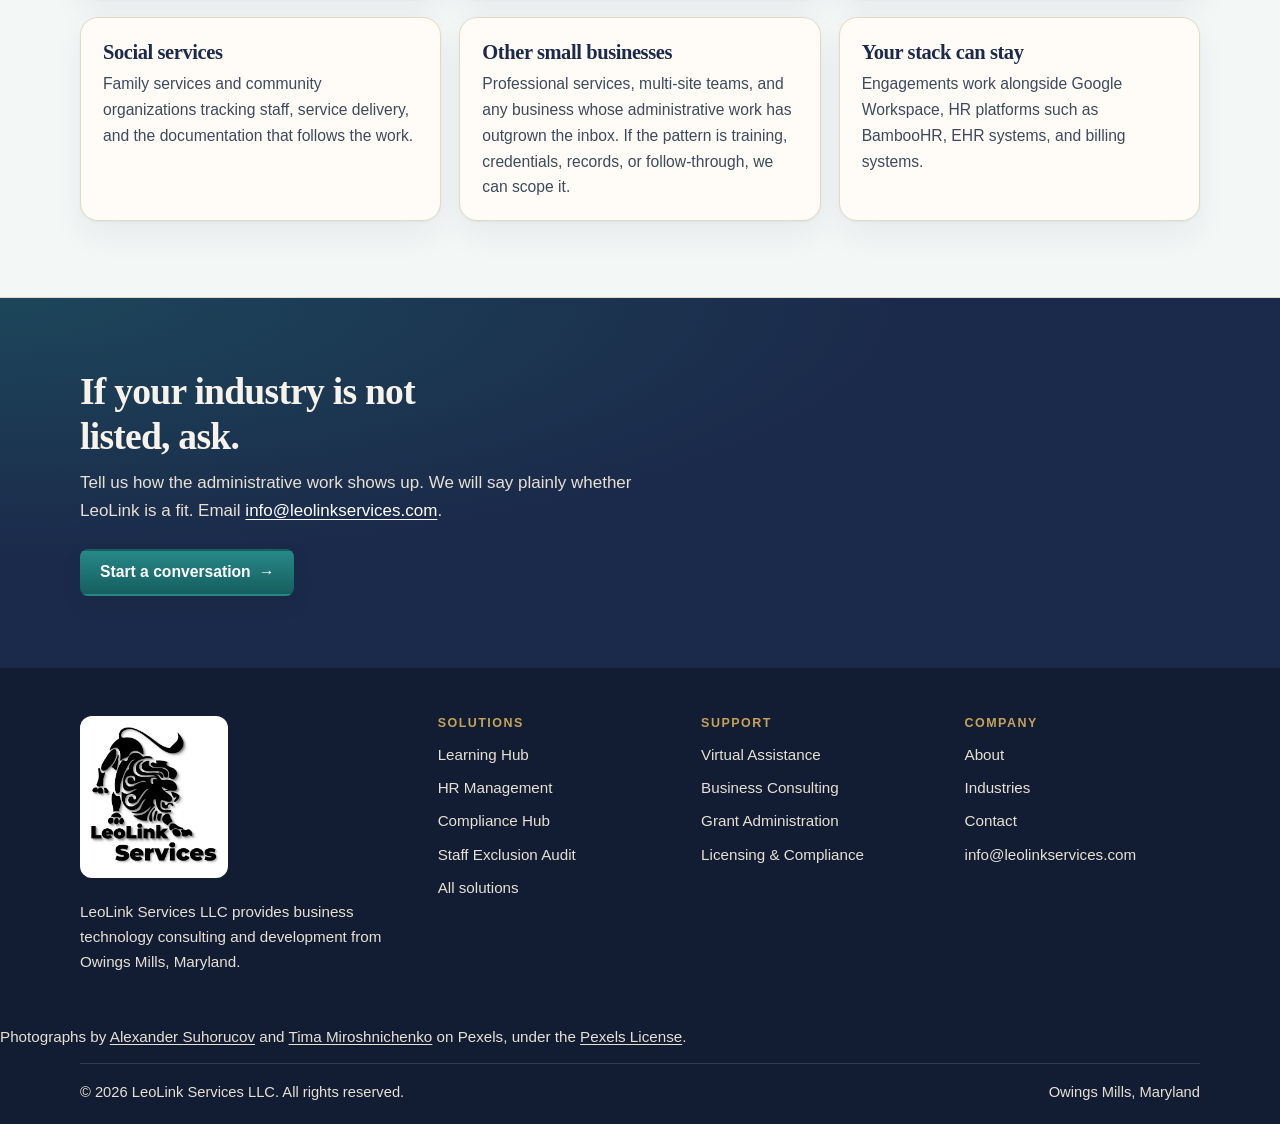
<file: industries.html>
<!DOCTYPE html>
<html lang="en">
<head>
<meta charset="utf-8">
<meta name="viewport" content="width=device-width, initial-scale=1">
<title>Industries — LeoLink Services</title>
<meta name="description" content="LeoLink Services specializes in behavioral and mental health practices and works with healthcare, nonprofits, training organizations, and other small businesses.">
<meta name="theme-color" content="#1b2a4a">
<link rel="icon" href="LeoLink_Logo.png">
<link rel="stylesheet" href="styles.css">
</head>
<body>
<a class="skip" href="#main">Skip to content</a>
<header class="site-header">
  <div class="nav-inner">
    <a class="brand" href="index.html">
      <span class="brand-mark"><img src="LeoLink_Logo.png" alt=""></span>
      <span class="brand-name">LeoLink Services</span>
    </a>
    <button class="nav-toggle" type="button" aria-expanded="false" aria-controls="site-nav">
      <span class="sr-only">Menu</span>
      <span></span><span></span><span></span>
    </button>
    <ul class="nav-links" id="site-nav">
      <li><a href="index.html">Home</a></li><li><a href="solutions.html">Solutions</a></li><li><a href="industries.html" aria-current="page">Industries</a></li><li><a href="about.html">About</a></li><li><a class="nav-cta" href="contact.html">Contact</a></li>
    </ul>
  </div>
</header>
<main id="main">

<section class="page-hero">
  <div class="wrap hero-grid">
    <div>
      <p class="kicker">Industries</p>
      <h1>Behavioral health is home base. The door is open.</h1>
      <p class="lede">We go deepest where training hours, credentials, exclusion screening, and audits are part of ordinary operations. The same custom apps, automation, and support fit other small businesses.</p>
    </div>
    <figure class="hero-photo">
      <!-- Photo: Tima Miroshnichenko, https://www.pexels.com/photo/doctors-working-together-on-a-research-5452228/ Pexels License https://www.pexels.com/license/ -->
      <img src="images/care-team-review.webp" alt="Three clinicians looking together at notes on a tablet" width="960" height="877" decoding="async">
      <figcaption>Photo by <a href="https://www.pexels.com/photo/doctors-working-together-on-a-research-5452228/" rel="noopener noreferrer">Tima Miroshnichenko</a> on Pexels</figcaption>
    </figure>
  </div>
</section>
<section class="section">
  <div class="wrap split">
    <div class="industry-lead">
      <p class="kicker" style="color:#e7e1d4">Primary focus</p>
      <h2>Behavioral and mental health</h2>
      <p>Programs on this list each carry their own documentation. We configure training, HR, compliance, screening, and audits around those rules, including COMAR, CARF, and The Joint Commission.</p>
      <ul class="ticks"><li>Outpatient mental health centers</li><li>Psychiatric rehabilitation programs (PRP)</li><li>Health homes and care coordination</li><li>Substance use disorder programs</li><li>Group homes and residential programs</li><li>Crisis, respite, and community-based services</li><li>Day programs and partial hospitalization</li></ul>
    </div>
    <div class="stack">
      <article class="card">
        <div class="icon-wrap"><svg class="icon" viewBox="0 0 24 24" aria-hidden="true" focusable="false"><circle cx="12" cy="12" r="8"/><path d="M12 8v8M8 12h8"/></svg></div>
        <h3>What the work usually involves</h3>
        <p>Provable training hours, licenses that expire on a schedule, monthly exclusion screening, and chart audits against program rules. Learning Hub, Compliance Hub, Staff Exclusion Audit, and Chart Audit are built for that pattern.</p>
      </article>
      <article class="card">
        <h3>A note on the Learning Hub</h3>
        <p>Learning Hub is in use at a Maryland behavioral health provider. The public demo uses a fictional sample agency.</p>
        <div class="card-links"><a href="https://leolink-learning-hub-demo.web.app" target="_blank" rel="noopener noreferrer">Open the live demo</a></div>
      </article>
    </div>
  </div>
</section>
<section class="section band">
  <div class="wrap">
    <p class="kicker">Also a fit</p>
    <h2>Other organizations with real operational weight.</h2>
    <div class="card-grid">
      <article class="card">
        <h3>Healthcare practices</h3>
        <p>Community health organizations, specialty practices, and healthcare nonprofits balancing licensing, staff training, and HR while clinical teams stay with care.</p>
      </article>
      <article class="card">
        <h3>Nonprofits</h3>
        <p>Mission-driven teams that need grant administration, licensing support, and tools sized to their staff, including a website their own people can update.</p>
      </article>
      <article class="card">
        <h3>Education and training</h3>
        <p>Workforce, professional, and continuing-education programs that need courses, completion records, and certificates organized by role.</p>
      </article>
      <article class="card">
        <h3>Social services</h3>
        <p>Family services and community organizations tracking staff, service delivery, and the documentation that follows the work.</p>
      </article>
      <article class="card">
        <h3>Other small businesses</h3>
        <p>Professional services, multi-site teams, and any business whose administrative work has outgrown the inbox. If the pattern is training, credentials, records, or follow-through, we can scope it.</p>
      </article>
      <article class="card">
        <h3>Your stack can stay</h3>
        <p>Engagements work alongside Google Workspace, HR platforms such as BambooHR, EHR systems, and billing systems.</p>
      </article>
    </div>
  </div>
</section>
<section class="cta-band">
  <div class="wrap">
    <h2>If your industry is not listed, ask.</h2>
    <p>Tell us how the administrative work shows up. We will say plainly whether LeoLink is a fit. Email <a href="mailto:info@leolinkservices.com" style="color:#fff">info@leolinkservices.com</a>.</p>
    <div class="cta-actions">
      <a class="btn btn-primary" href="contact.html">Start a conversation</a>
    </div>
  </div>
</section>

</main>
<footer class="site-footer">
  <div class="wrap foot-grid">
    <div>
      <img class="foot-logo" src="LeoLink_Logo.png" alt="LeoLink Services logo">
      <p>LeoLink Services LLC provides business technology consulting and development from Owings Mills, Maryland.</p>
    </div>
    <div>
      <h2>Solutions</h2>
      <a href="solutions.html#learning-hub">Learning Hub</a>
      <a href="solutions.html#hr-management">HR Management</a>
      <a href="solutions.html#compliance-hub">Compliance Hub</a>
      <a href="solutions.html#staff-exclusion-audit">Staff Exclusion Audit</a>
      <a href="solutions.html">All solutions</a>
    </div>
    <div>
      <h2>Support</h2>
      <a href="solutions.html#virtual-assistance">Virtual Assistance</a>
      <a href="solutions.html#business-consulting">Business Consulting</a>
      <a href="solutions.html#grant-administration">Grant Administration</a>
      <a href="solutions.html#licensing-compliance">Licensing &amp; Compliance</a>
    </div>
    <div>
      <h2>Company</h2>
      <a href="about.html">About</a>
      <a href="industries.html">Industries</a>
      <a href="contact.html">Contact</a>
      <a href="mailto:info@leolinkservices.com">info@leolinkservices.com</a>
    </div>
  </div>
  <p class="wrap photo-credit">Photographs by <a href="https://www.pexels.com/photo/diverse-women-working-together-at-table-with-laptops-6457479/" rel="noopener noreferrer">Alexander Suhorucov</a> and <a href="https://www.pexels.com/photo/doctors-working-together-on-a-research-5452228/" rel="noopener noreferrer">Tima Miroshnichenko</a> on Pexels, under the <a href="https://www.pexels.com/license/" rel="noopener noreferrer">Pexels License</a>.</p>
  <div class="wrap foot-bottom">
    <span>&copy; 2026 LeoLink Services LLC. All rights reserved.</span>
    <span>Owings Mills, Maryland</span>
  </div>
</footer>
<script src="site.js"></script>
</body>
</html>
</file>
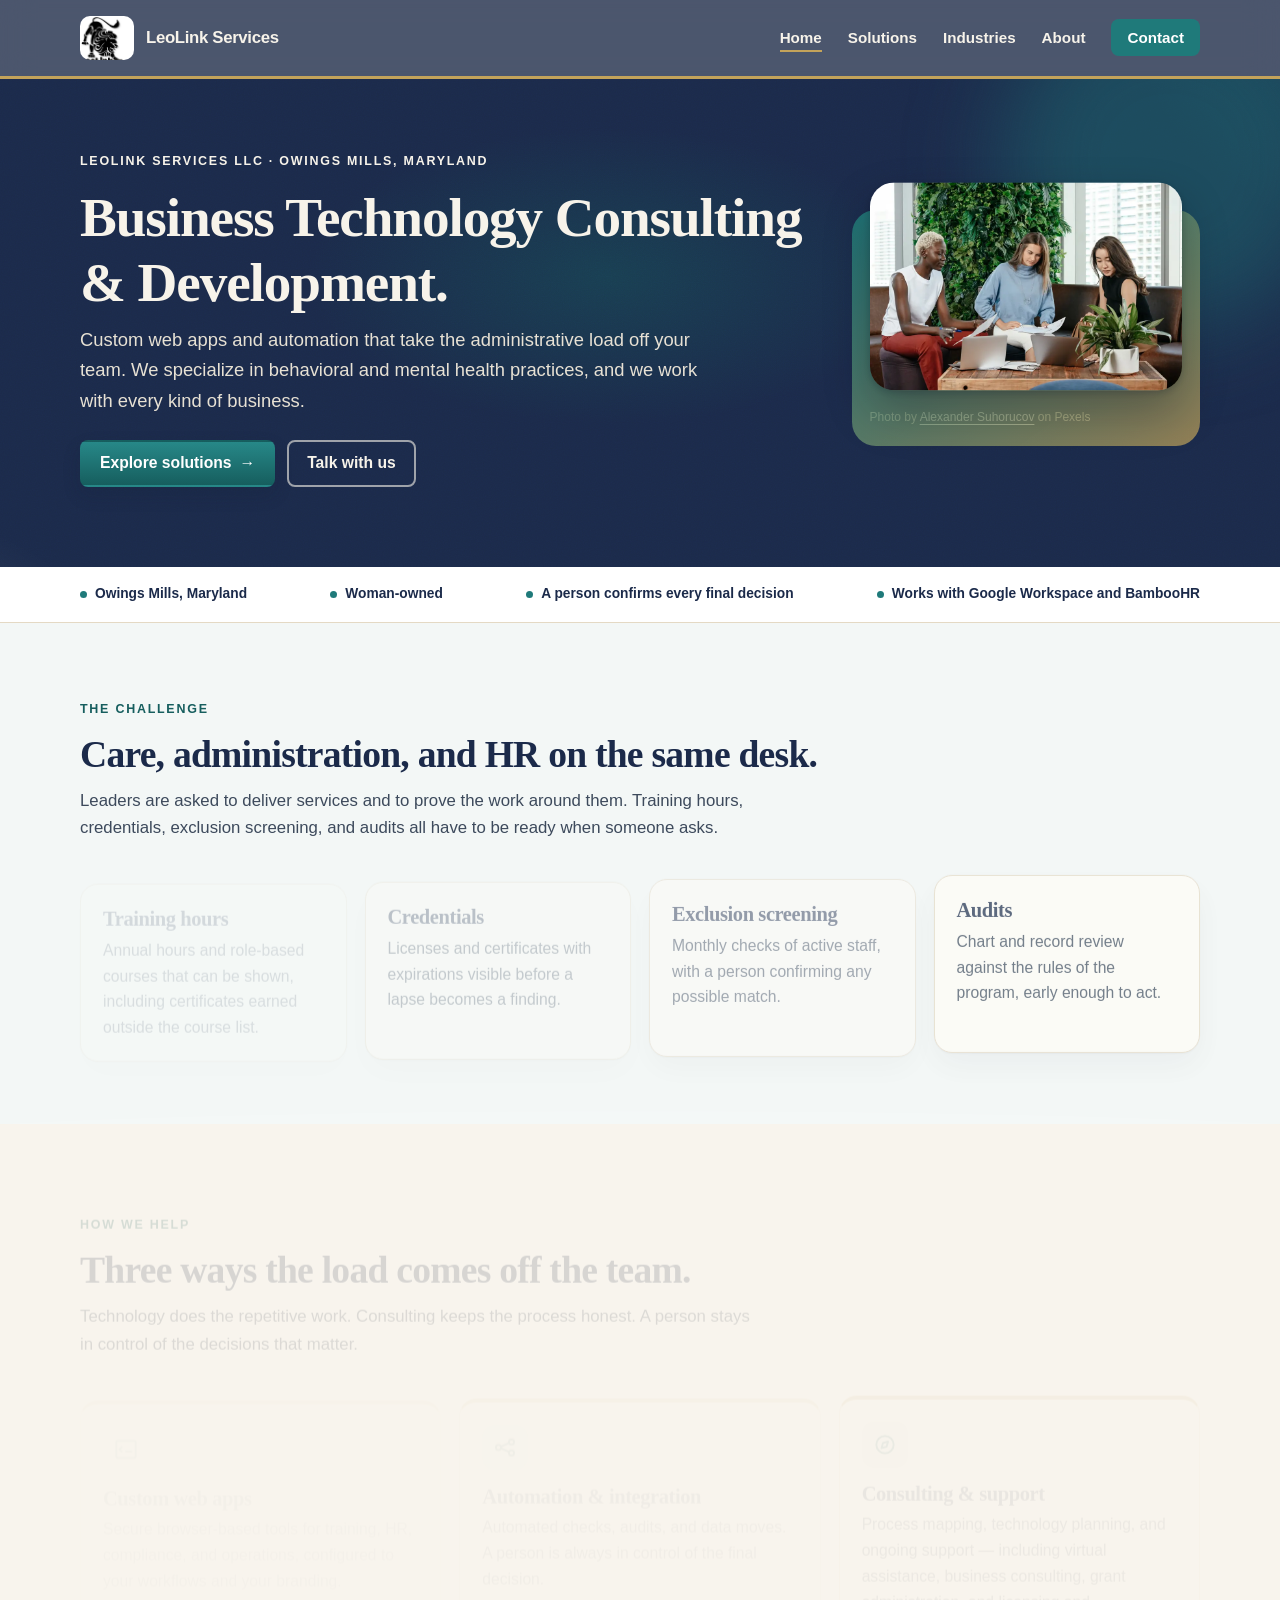
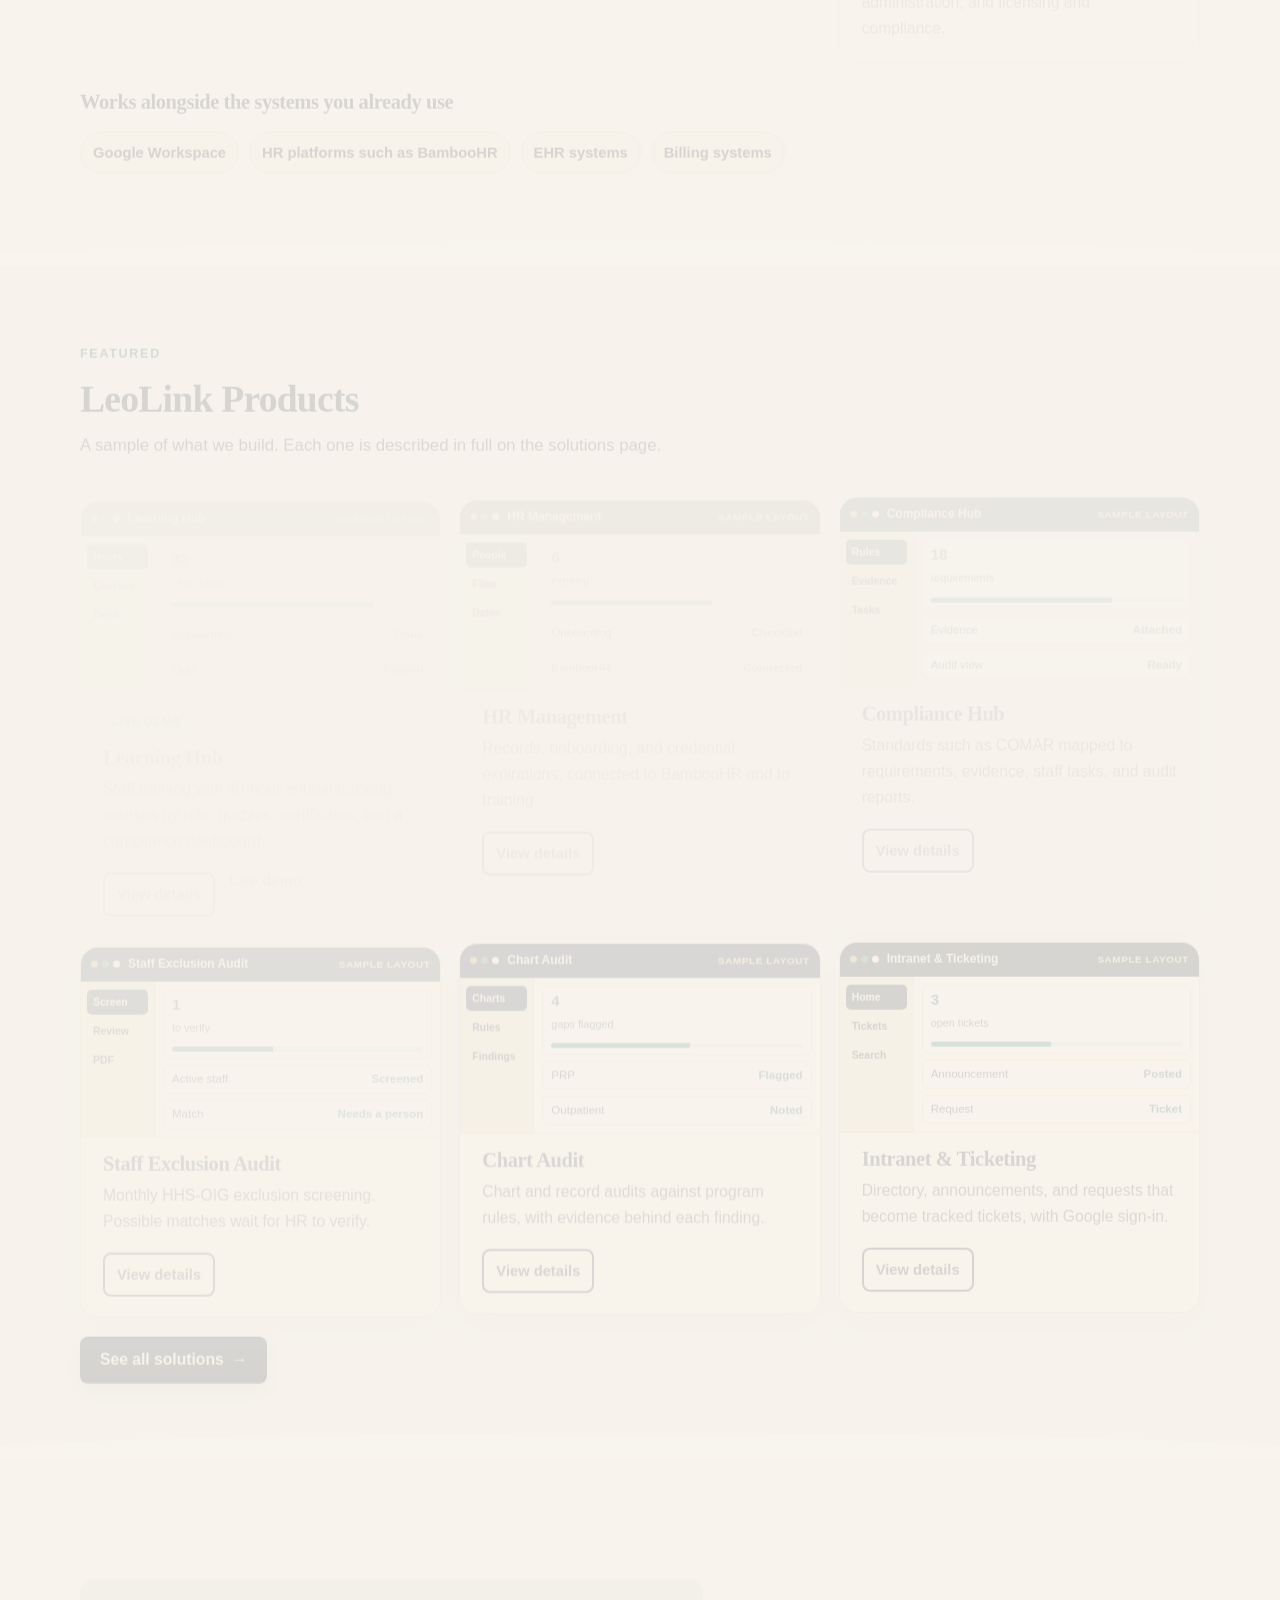
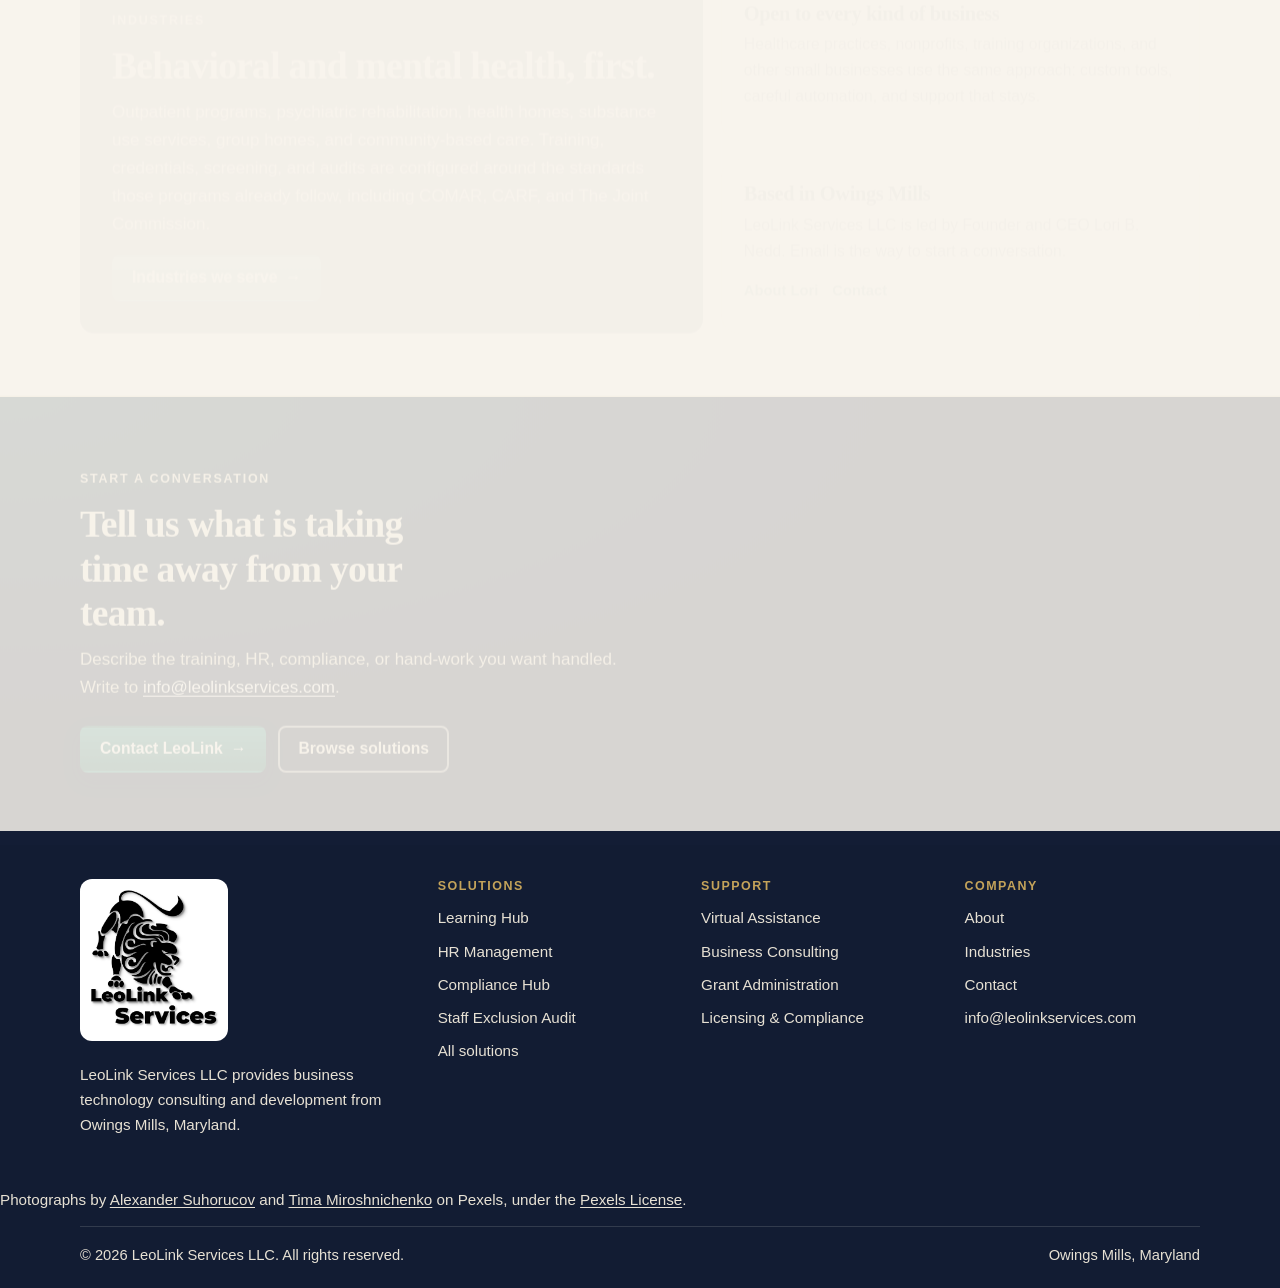
<file: LeoLink_Mockup.html>
<!DOCTYPE html>
<html lang="en">
<head>
<meta charset="utf-8">
<meta name="viewport" content="width=device-width, initial-scale=1">
<title>LeoLink Services</title>
<meta name="robots" content="noindex">
<meta http-equiv="refresh" content="0; url=index.html">
<link rel="canonical" href="index.html">
<link rel="stylesheet" href="styles.css">
</head>
<body>
<a class="skip" href="#main">Skip to content</a>
<header class="site-header">
  <div class="nav-inner">
    <a class="brand" href="index.html">
      <span class="brand-mark"><img src="LeoLink_Logo.png" alt=""></span>
      <span class="brand-name">LeoLink Services</span>
    </a>
  </div>
</header>
<main id="main" class="section">
  <div class="wrap">
    <h1>The mockup has been retired.</h1>
    <p>The current LeoLink Services site is the page this link continues to.</p>
    <p><a class="btn btn-primary" href="index.html">Continue</a></p>
  </div>
</main>
<footer class="site-footer">
  <div class="wrap foot-bottom">
    <span>&copy; 2026 LeoLink Services LLC. All rights reserved.</span>
    <span><a href="mailto:info@leolinkservices.com">info@leolinkservices.com</a></span>
  </div>
</footer>
</body>
</html>
</file>
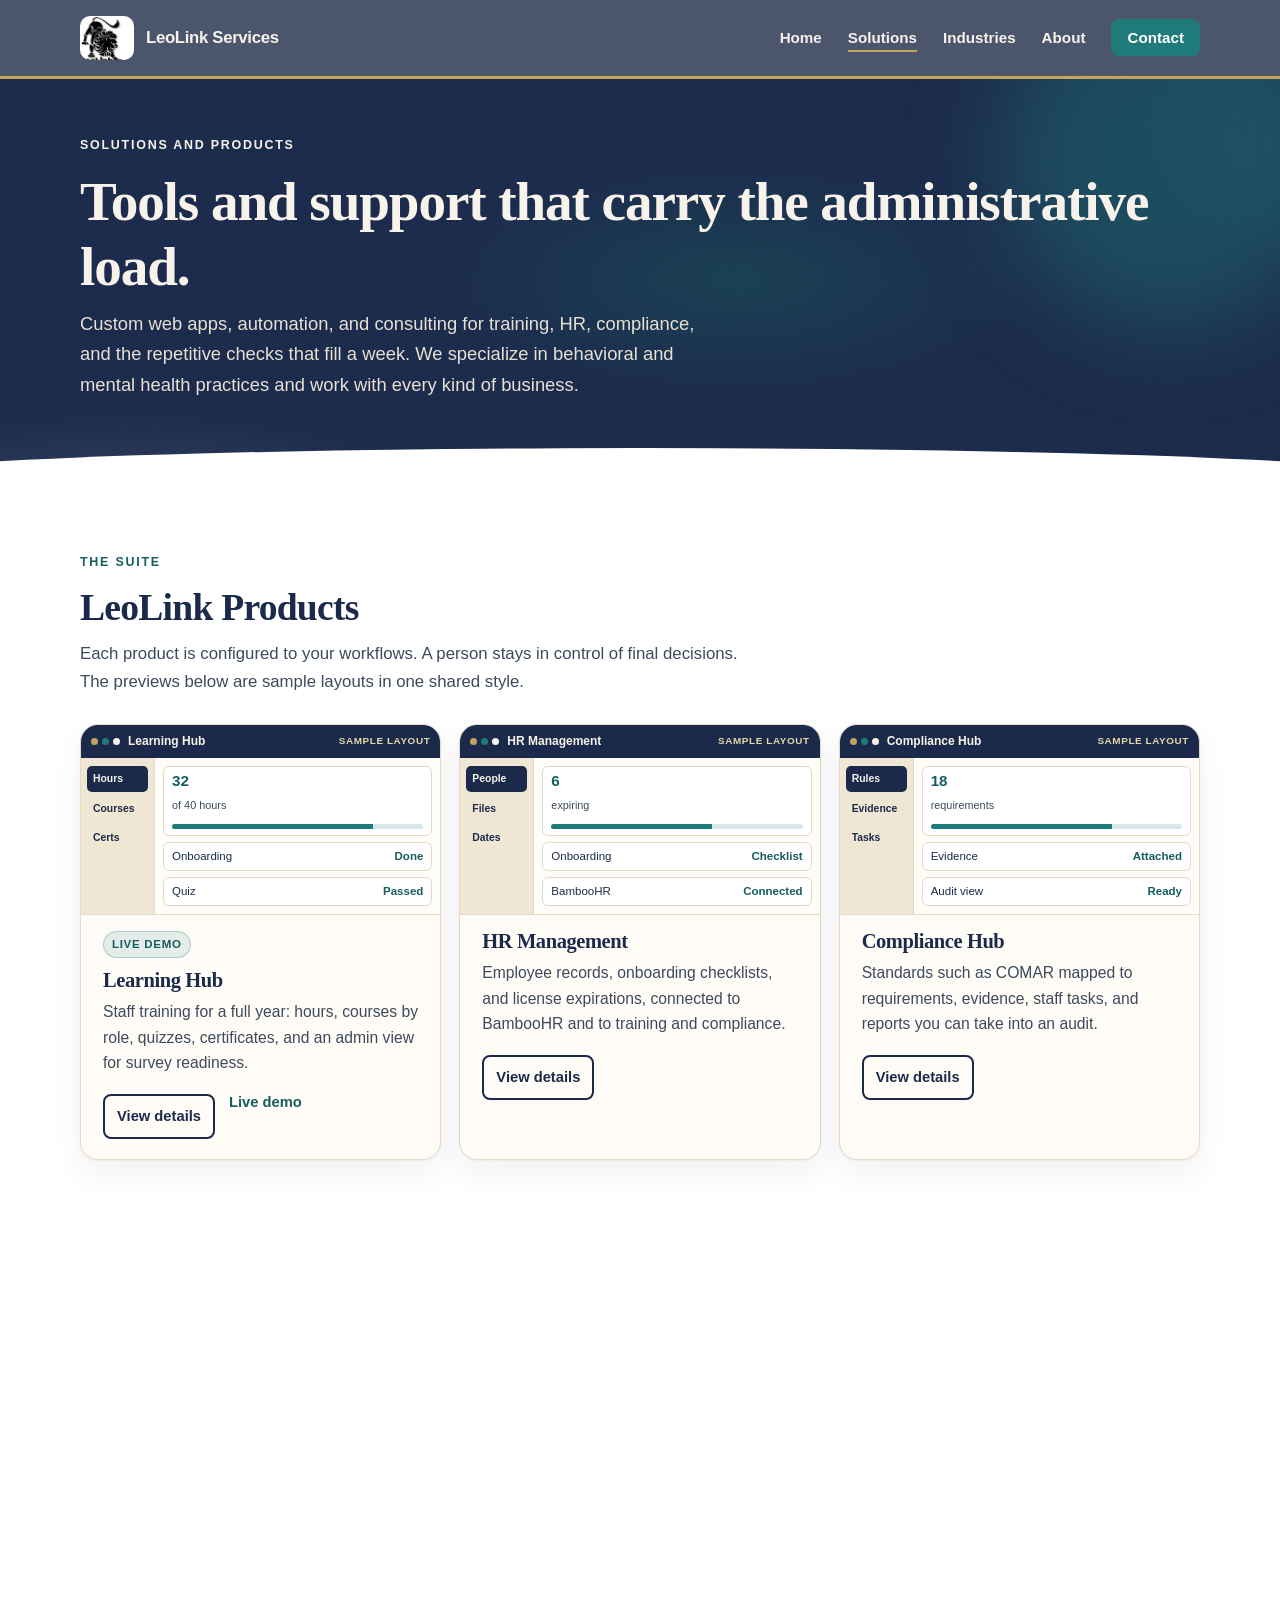
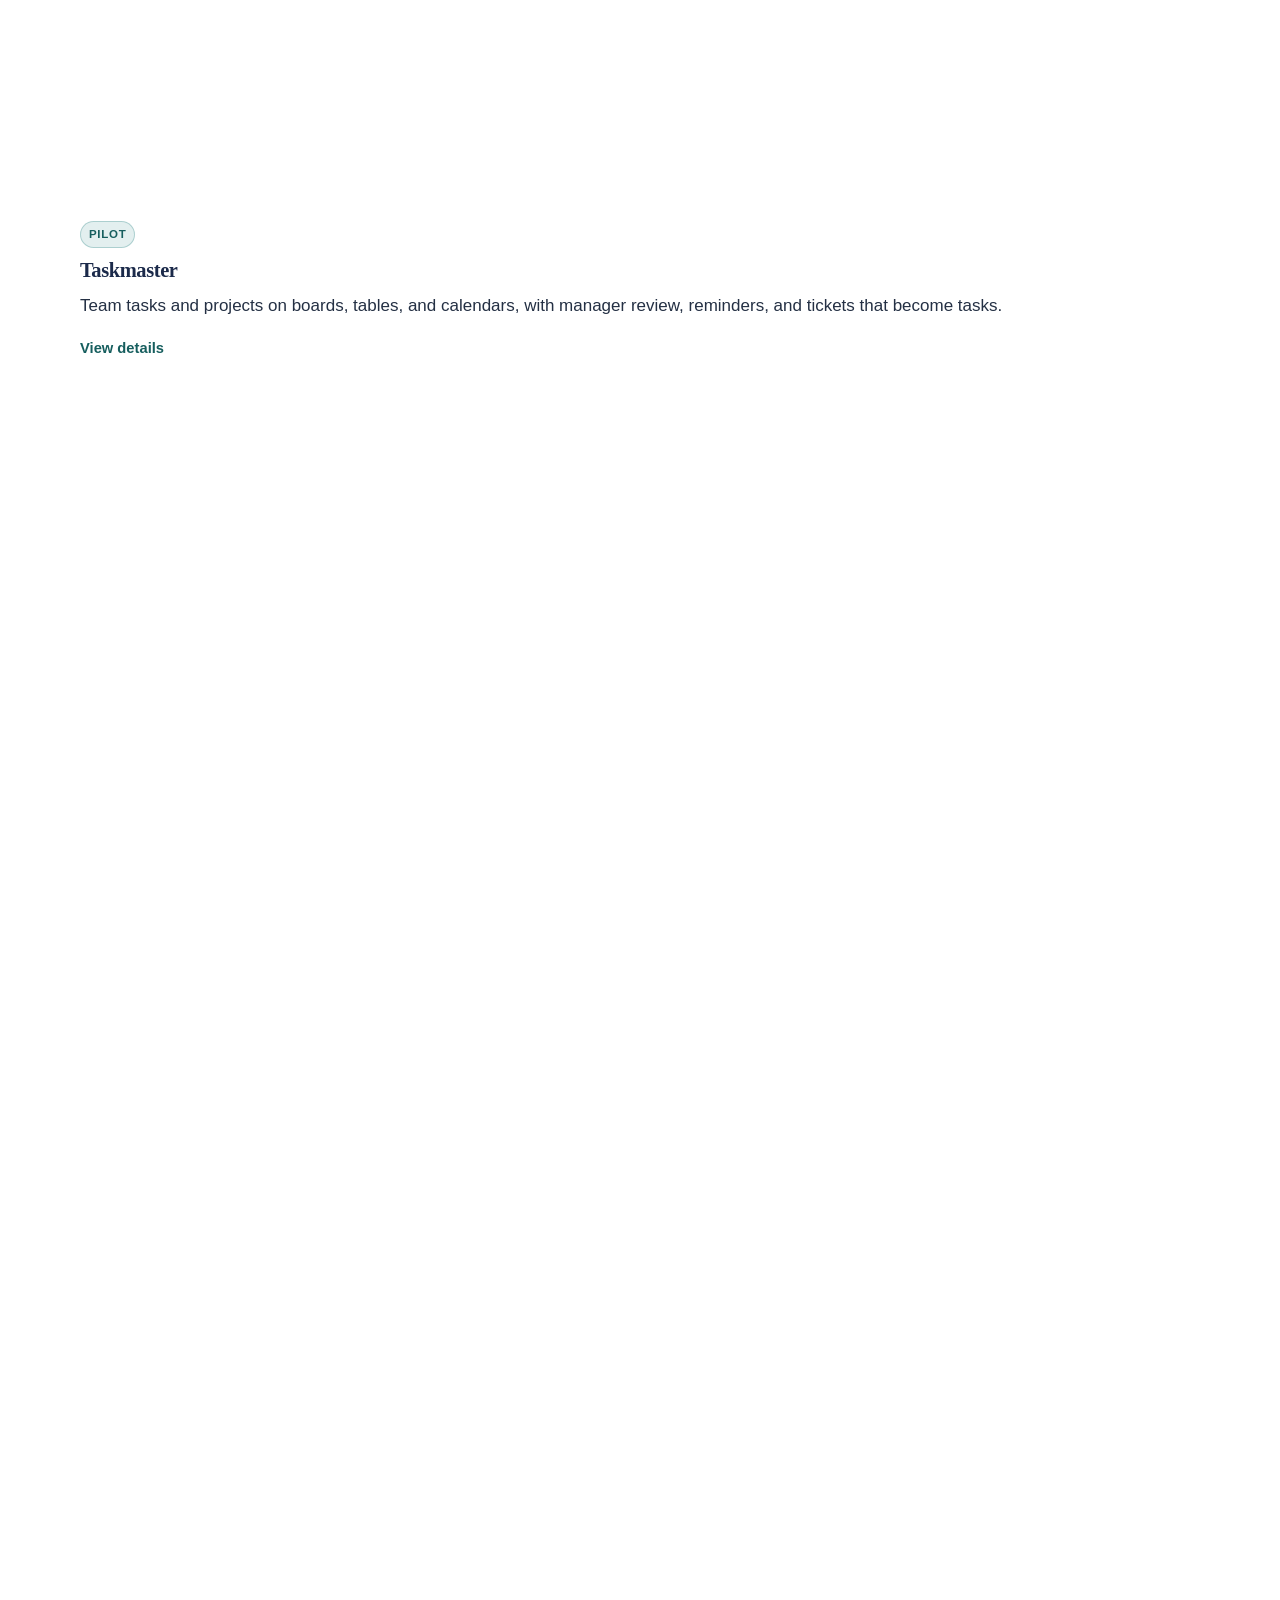
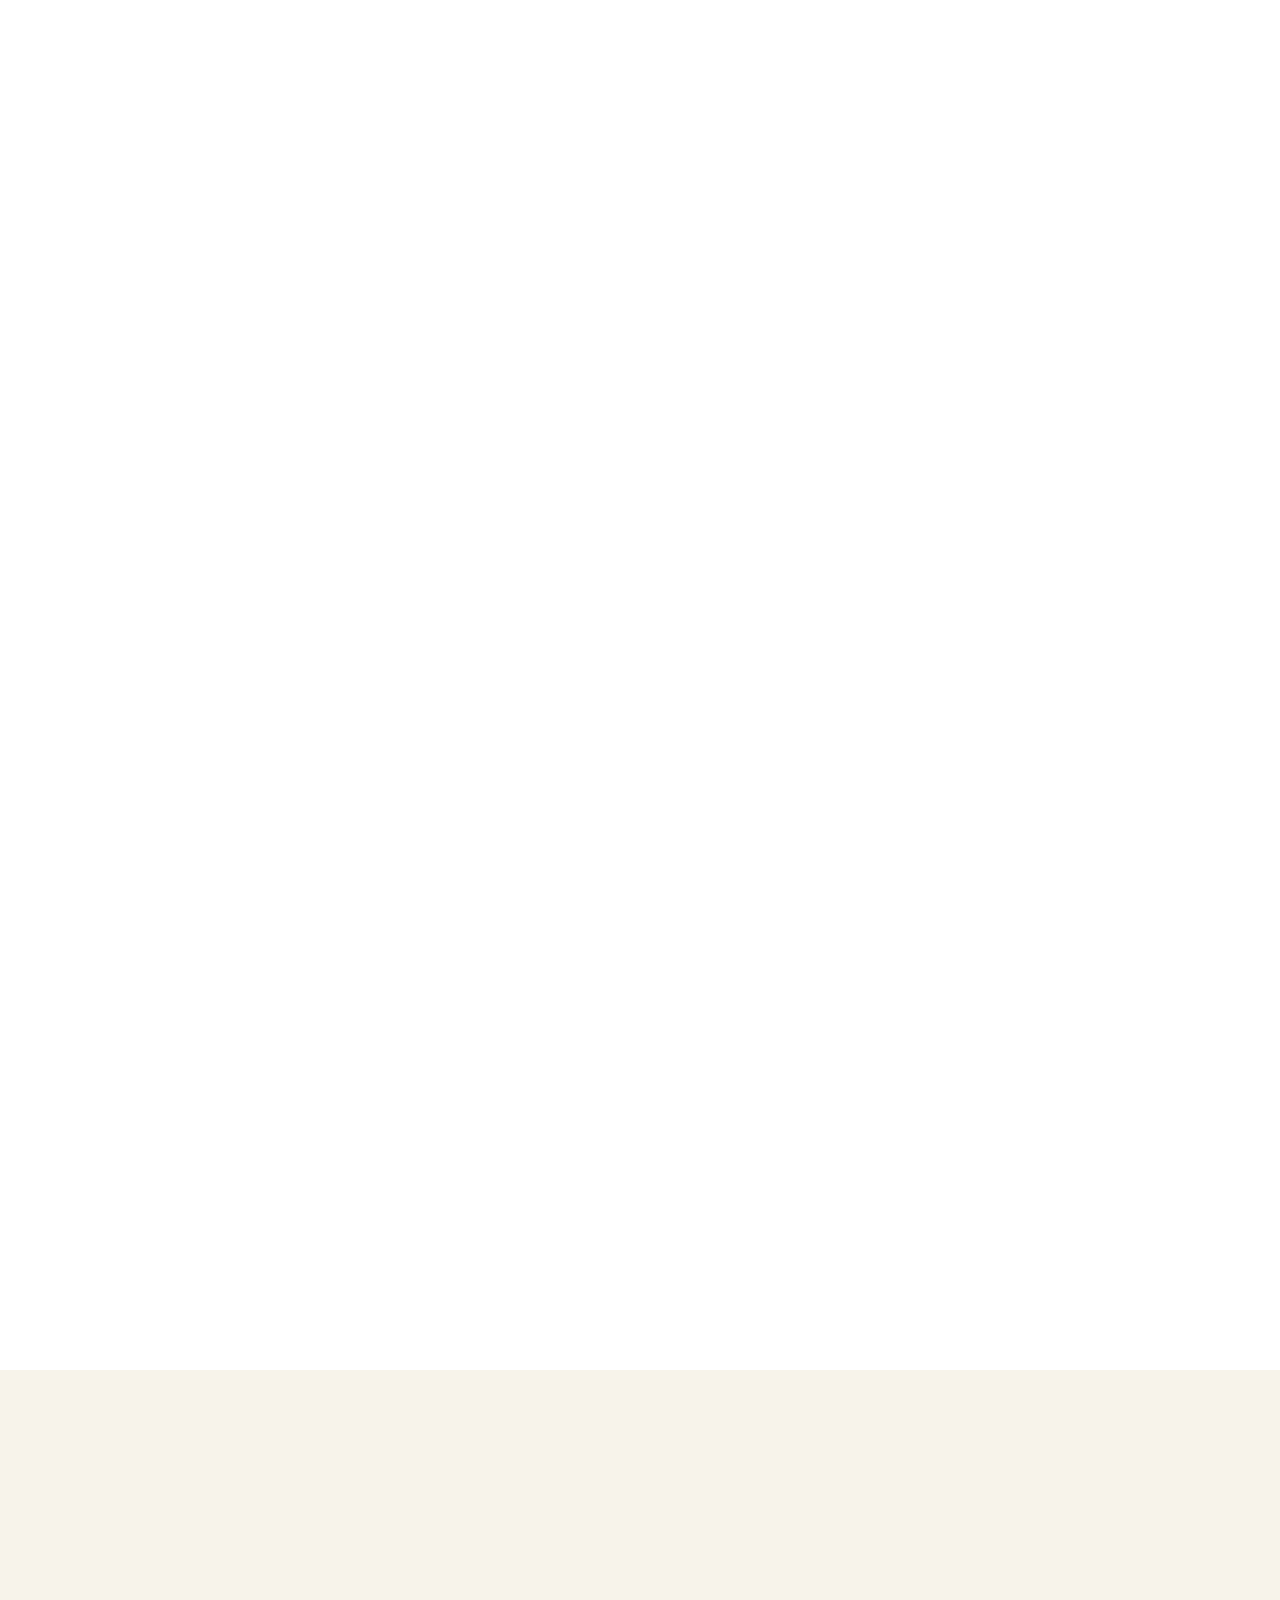
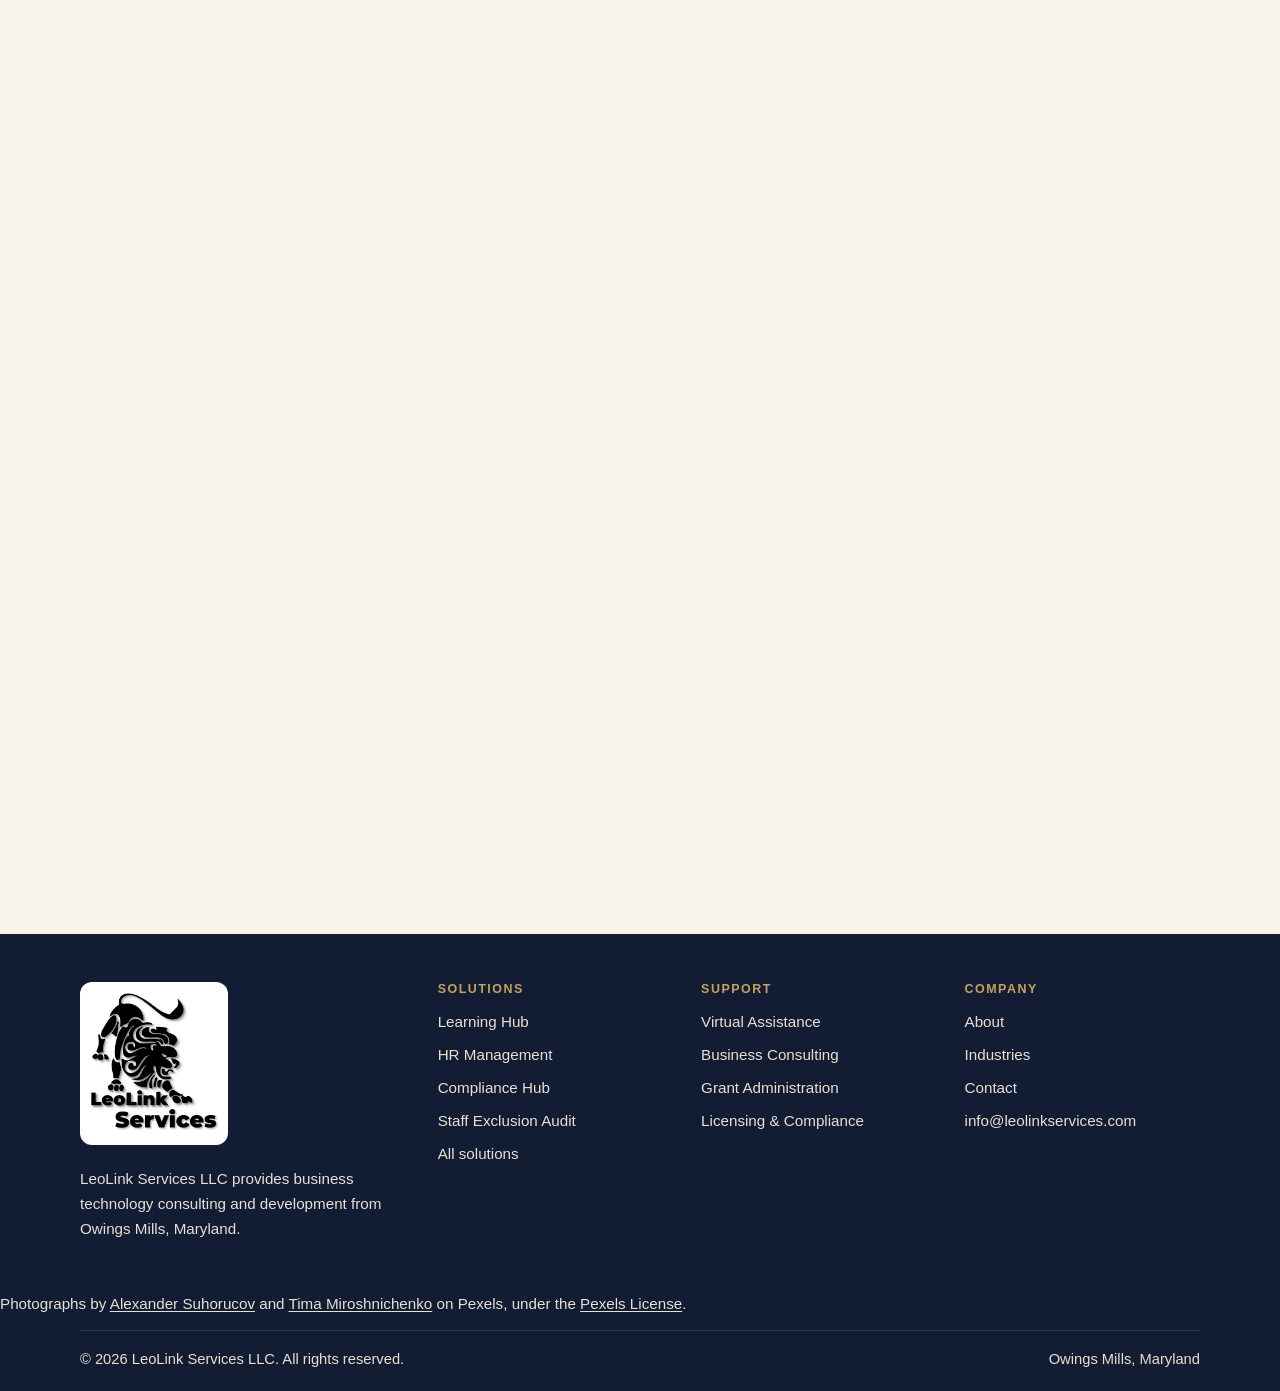
<file: platform.html>
<!DOCTYPE html>
<html lang="en">
<head>
<meta charset="utf-8">
<meta name="viewport" content="width=device-width, initial-scale=1">
<title>Solutions — LeoLink Services</title>
<meta name="robots" content="noindex">
<meta http-equiv="refresh" content="0; url=solutions.html">
<link rel="canonical" href="solutions.html">
<link rel="stylesheet" href="styles.css">
</head>
<body>
<a class="skip" href="#main">Skip to content</a>
<header class="site-header">
  <div class="nav-inner">
    <a class="brand" href="index.html">
      <span class="brand-mark"><img src="LeoLink_Logo.png" alt=""></span>
      <span class="brand-name">LeoLink Services</span>
    </a>
  </div>
</header>
<main id="main" class="section">
  <div class="wrap">
    <h1>This page has moved.</h1>
    <p>Platform details now live on the solutions page, with each product and a short description.</p>
    <p><a class="btn btn-primary" href="solutions.html">Continue</a></p>
  </div>
</main>
<footer class="site-footer">
  <div class="wrap foot-bottom">
    <span>&copy; 2026 LeoLink Services LLC. All rights reserved.</span>
    <span><a href="mailto:info@leolinkservices.com">info@leolinkservices.com</a></span>
  </div>
</footer>
</body>
</html>
</file>
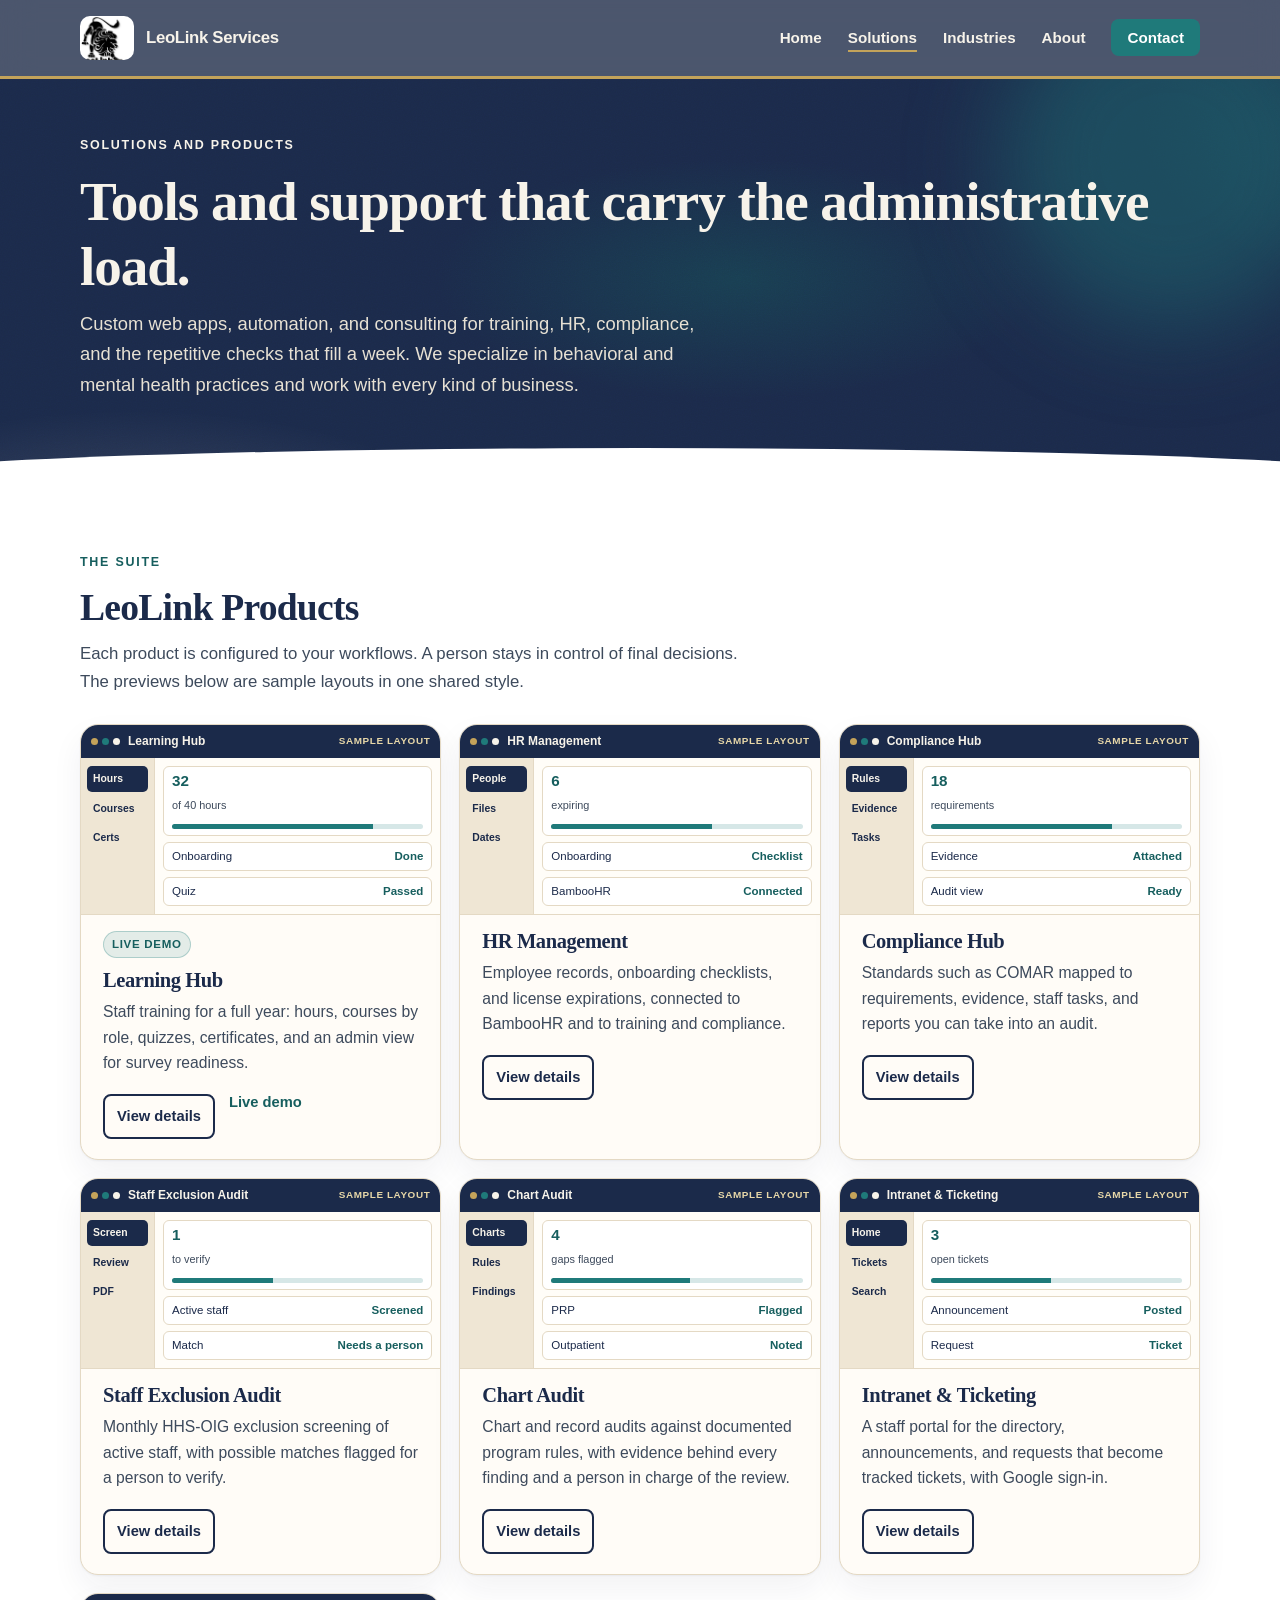
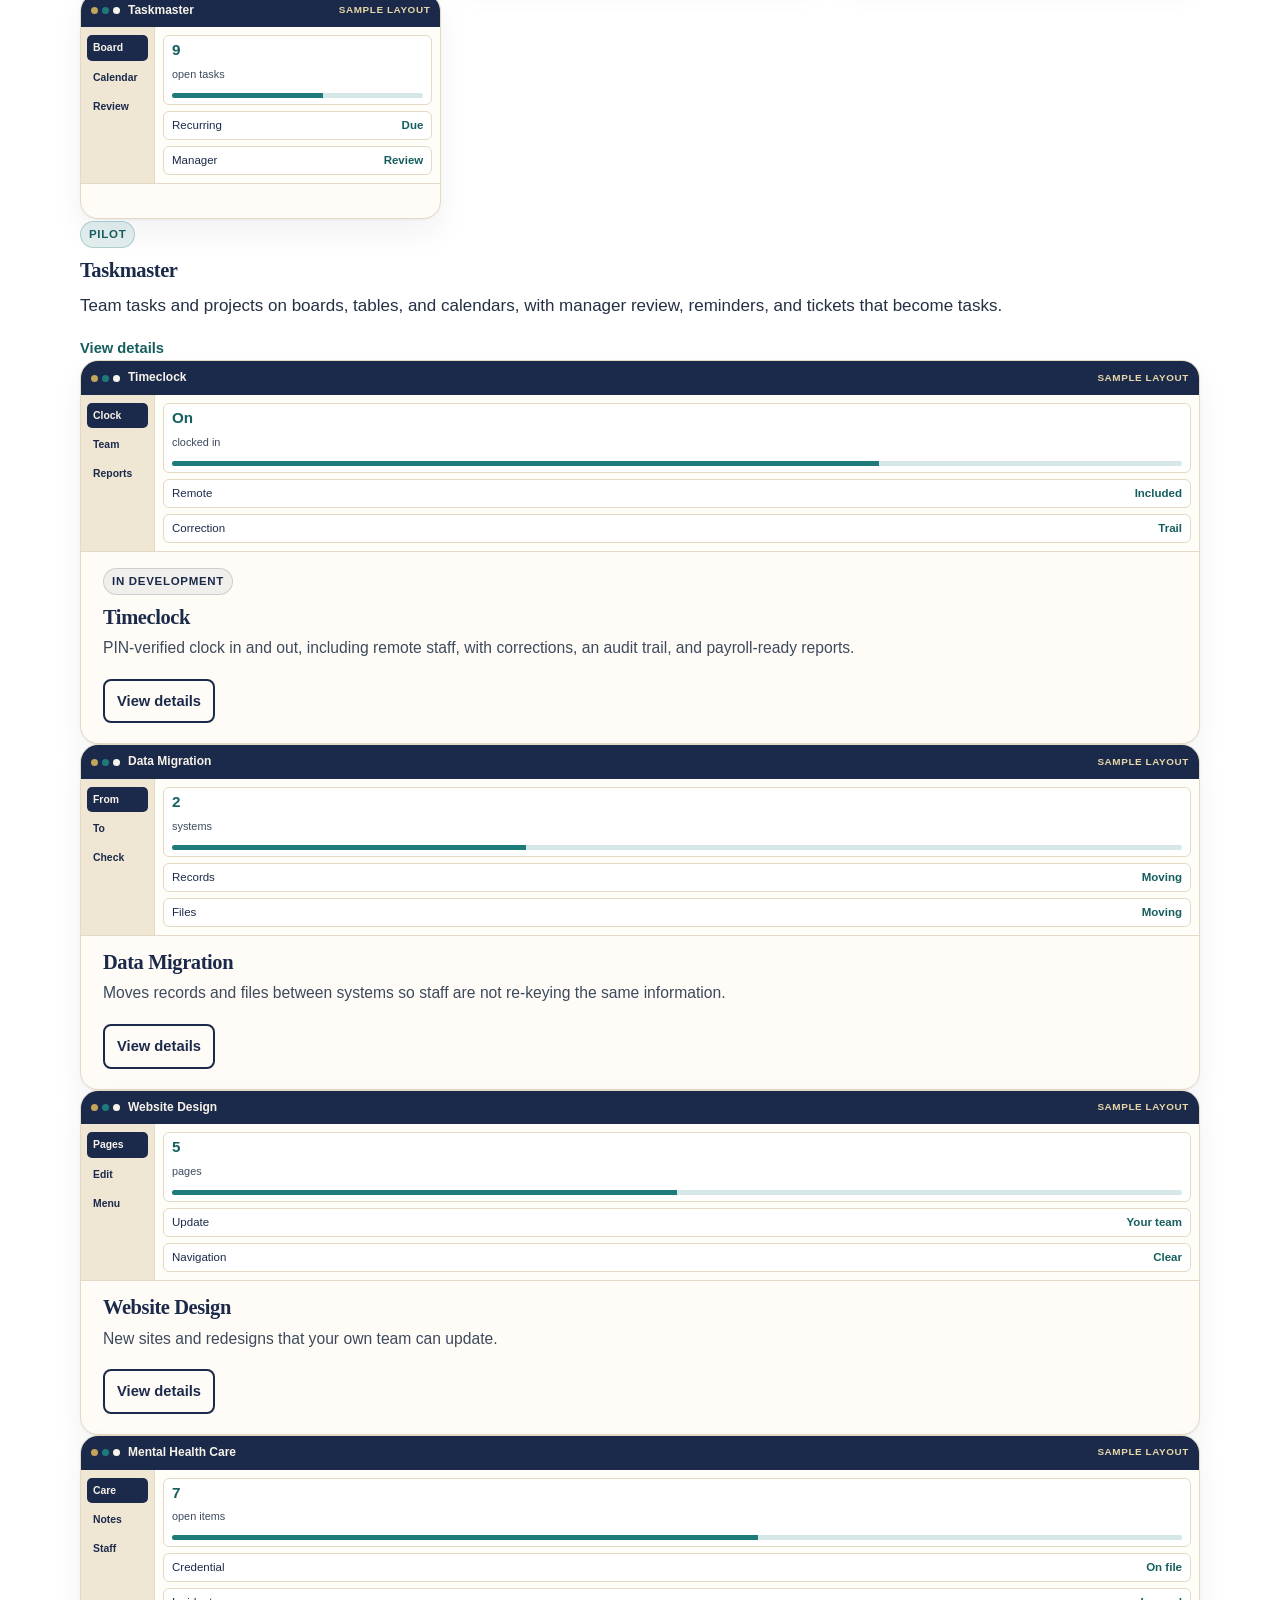
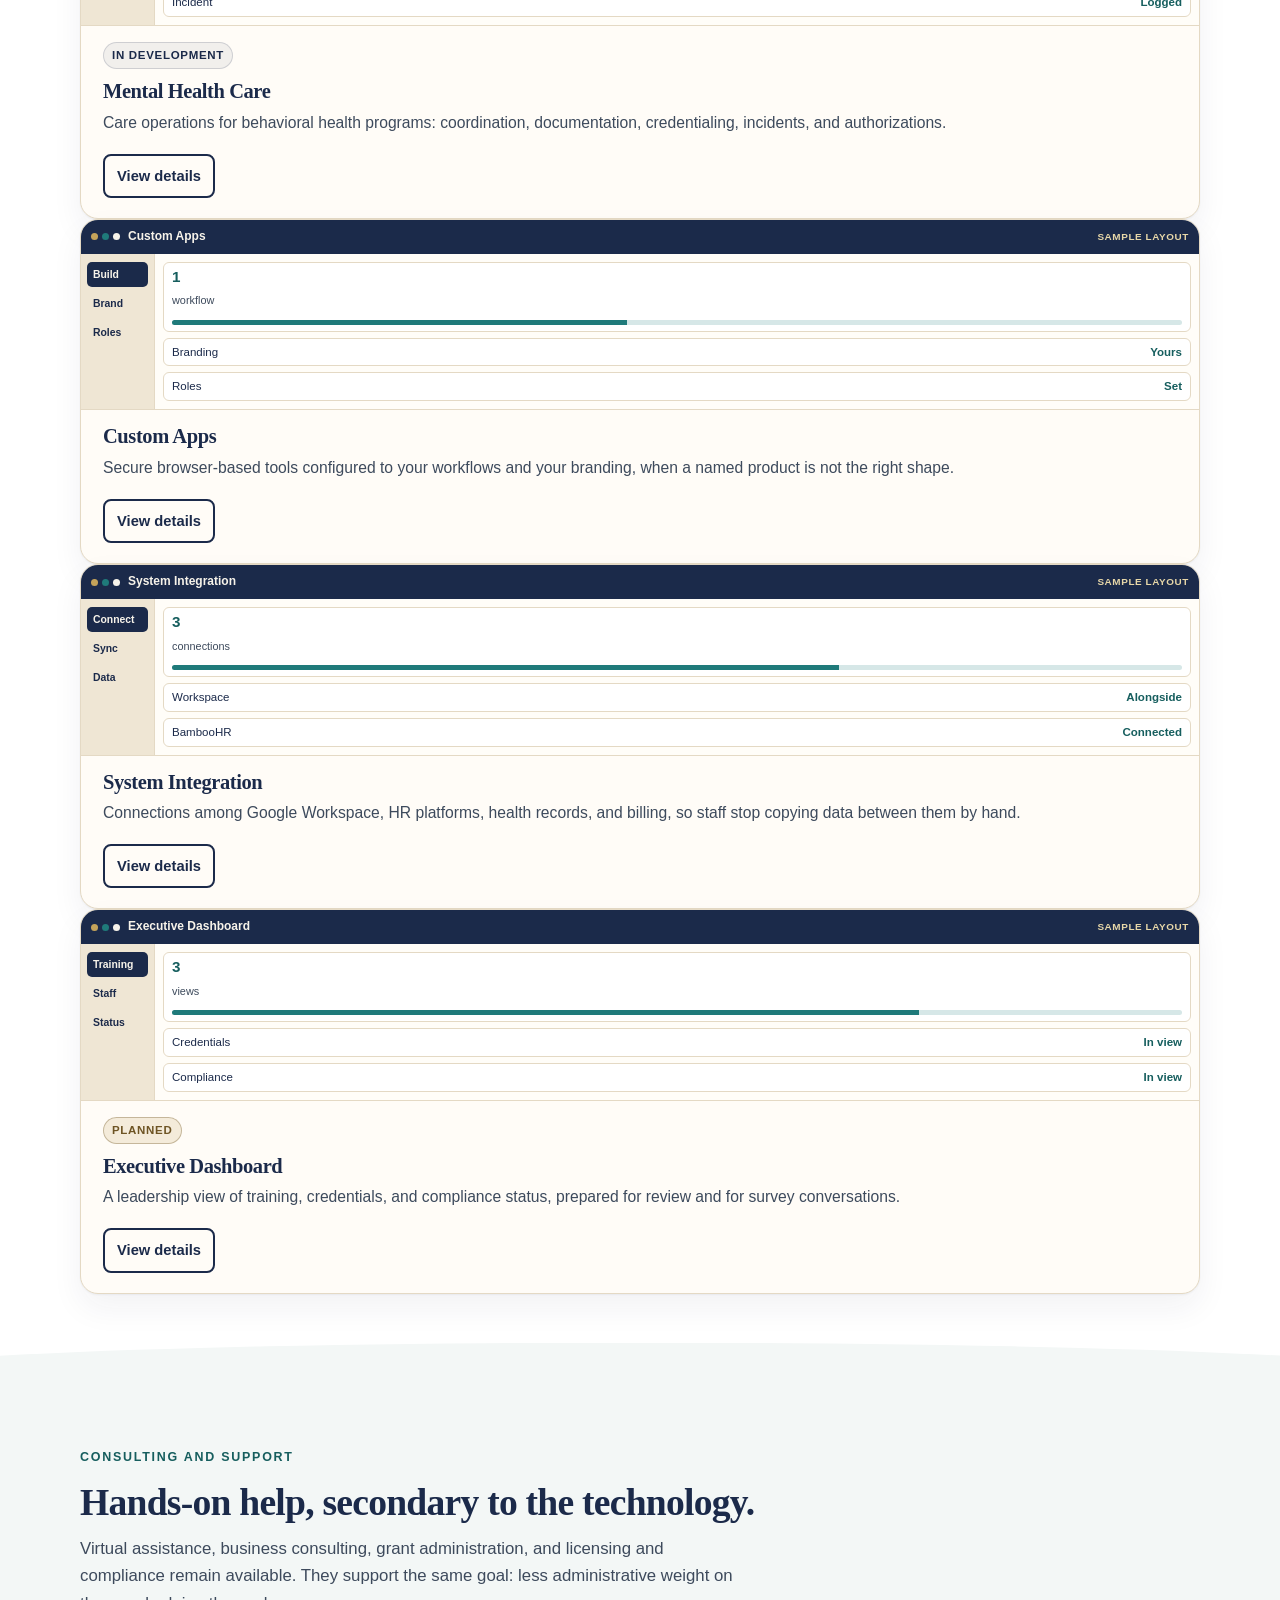
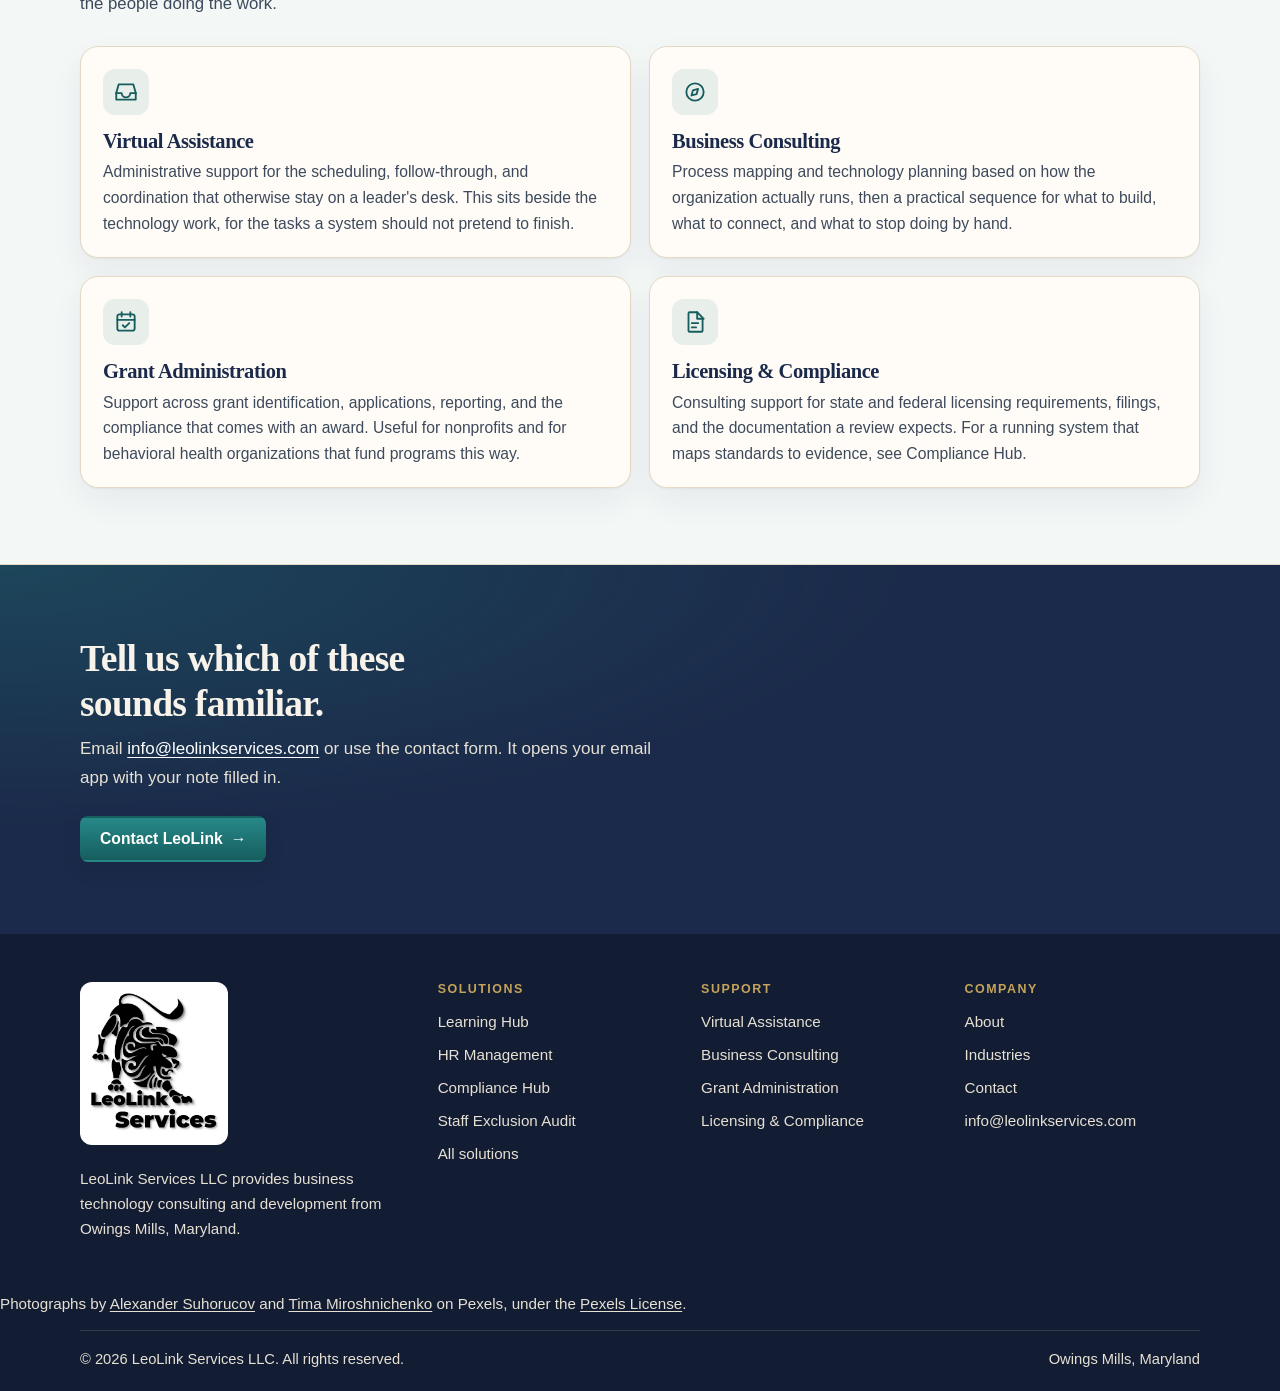
<file: solutions.html>
<!DOCTYPE html>
<html lang="en">
<head>
<meta charset="utf-8">
<meta name="viewport" content="width=device-width, initial-scale=1">
<title>Solutions &amp; Products — LeoLink Services</title>
<meta name="description" content="Custom web apps, automation, and consulting from LeoLink Services: Learning Hub, HR, compliance, staff screening, audits, intranet, and more.">
<meta name="theme-color" content="#1b2a4a">
<link rel="icon" href="LeoLink_Logo.png">
<link rel="stylesheet" href="styles.css">
<script>document.documentElement.classList.add("js");</script>
</head>
<body>
<a class="skip" href="#main">Skip to content</a>
<header class="site-header">
  <div class="nav-inner">
    <a class="brand" href="index.html">
      <span class="brand-mark"><img src="LeoLink_Logo.png" alt=""></span>
      <span class="brand-name">LeoLink Services</span>
    </a>
    <button class="nav-toggle" type="button" aria-expanded="false" aria-controls="site-nav">
      <span class="sr-only">Menu</span>
      <span></span><span></span><span></span>
    </button>
    <ul class="nav-links" id="site-nav">
      <li><a href="index.html">Home</a></li><li><a href="solutions.html" aria-current="page">Solutions</a></li><li><a href="industries.html">Industries</a></li><li><a href="about.html">About</a></li><li><a class="nav-cta" href="contact.html">Contact</a></li>
    </ul>
  </div>
</header>
<main id="main">

<section class="page-hero">
  <div class="wrap">
    <p class="kicker">Solutions and products</p>
    <h1>Tools and support that carry the administrative load.</h1>
    <p class="lede">Custom web apps, automation, and consulting for training, HR, compliance, and the repetitive checks that fill a week. We specialize in behavioral and mental health practices and work with every kind of business.</p>
  </div>
</section>
<section class="section">
  <div class="wrap">
    <p class="kicker">The suite</p>
    <h2>LeoLink Products</h2>
    <p class="intro">Each product is configured to your workflows. A person stays in control of final decisions. The previews below are sample layouts in one shared style.</p>
    <div class="card-grid">
      <article class="product-card card">
  <div class="appwin" aria-hidden="true"><div class="appwin-bar"><span class="appwin-dots"><i></i><i></i><i></i></span><span class="appwin-name">Learning Hub</span><span class="appwin-tag">Sample layout</span></div><div class="appwin-body"><div class="appwin-nav"><span class="is-on">Hours</span><span>Courses</span><span>Certs</span></div><div class="appwin-main"><div class="appwin-stat"><b>32</b><span>of 40 hours</span><span class="appwin-track"><i style="width:80%"></i></span></div><div class="appwin-row"><span>Onboarding</span><em>Done</em></div><div class="appwin-row"><span>Quiz</span><em>Passed</em></div></div></div></div>
  <span class="tag tag-live">Live demo</span>
  <h3>Learning Hub</h3>
  <p>Staff training for a full year: hours, courses by role, quizzes, certificates, and an admin view for survey readiness.</p>
  <div class="card-links"><a href="#learning-hub">View details</a><a href="https://leolink-learning-hub-demo.web.app" target="_blank" rel="noopener noreferrer">Live demo</a></div>
</article>
<article class="product-card card">
  <div class="appwin" aria-hidden="true"><div class="appwin-bar"><span class="appwin-dots"><i></i><i></i><i></i></span><span class="appwin-name">HR Management</span><span class="appwin-tag">Sample layout</span></div><div class="appwin-body"><div class="appwin-nav"><span class="is-on">People</span><span>Files</span><span>Dates</span></div><div class="appwin-main"><div class="appwin-stat"><b>6</b><span>expiring</span><span class="appwin-track"><i style="width:64%"></i></span></div><div class="appwin-row"><span>Onboarding</span><em>Checklist</em></div><div class="appwin-row"><span>BambooHR</span><em>Connected</em></div></div></div></div>
  <h3>HR Management</h3>
  <p>Employee records, onboarding checklists, and license expirations, connected to BambooHR and to training and compliance.</p>
  <div class="card-links"><a href="#hr-management">View details</a></div>
</article>
<article class="product-card card">
  <div class="appwin" aria-hidden="true"><div class="appwin-bar"><span class="appwin-dots"><i></i><i></i><i></i></span><span class="appwin-name">Compliance Hub</span><span class="appwin-tag">Sample layout</span></div><div class="appwin-body"><div class="appwin-nav"><span class="is-on">Rules</span><span>Evidence</span><span>Tasks</span></div><div class="appwin-main"><div class="appwin-stat"><b>18</b><span>requirements</span><span class="appwin-track"><i style="width:72%"></i></span></div><div class="appwin-row"><span>Evidence</span><em>Attached</em></div><div class="appwin-row"><span>Audit view</span><em>Ready</em></div></div></div></div>
  <h3>Compliance Hub</h3>
  <p>Standards such as COMAR mapped to requirements, evidence, staff tasks, and reports you can take into an audit.</p>
  <div class="card-links"><a href="#compliance-hub">View details</a></div>
</article>
<article class="product-card card">
  <div class="appwin" aria-hidden="true"><div class="appwin-bar"><span class="appwin-dots"><i></i><i></i><i></i></span><span class="appwin-name">Staff Exclusion Audit</span><span class="appwin-tag">Sample layout</span></div><div class="appwin-body"><div class="appwin-nav"><span class="is-on">Screen</span><span>Review</span><span>PDF</span></div><div class="appwin-main"><div class="appwin-stat"><b>1</b><span>to verify</span><span class="appwin-track"><i style="width:40%"></i></span></div><div class="appwin-row"><span>Active staff</span><em>Screened</em></div><div class="appwin-row"><span>Match</span><em>Needs a person</em></div></div></div></div>
  <h3>Staff Exclusion Audit</h3>
  <p>Monthly HHS-OIG exclusion screening of active staff, with possible matches flagged for a person to verify.</p>
  <div class="card-links"><a href="#staff-exclusion-audit">View details</a></div>
</article>
<article class="product-card card">
  <div class="appwin" aria-hidden="true"><div class="appwin-bar"><span class="appwin-dots"><i></i><i></i><i></i></span><span class="appwin-name">Chart Audit</span><span class="appwin-tag">Sample layout</span></div><div class="appwin-body"><div class="appwin-nav"><span class="is-on">Charts</span><span>Rules</span><span>Findings</span></div><div class="appwin-main"><div class="appwin-stat"><b>4</b><span>gaps flagged</span><span class="appwin-track"><i style="width:55%"></i></span></div><div class="appwin-row"><span>PRP</span><em>Flagged</em></div><div class="appwin-row"><span>Outpatient</span><em>Noted</em></div></div></div></div>
  <h3>Chart Audit</h3>
  <p>Chart and record audits against documented program rules, with evidence behind every finding and a person in charge of the review.</p>
  <div class="card-links"><a href="#chart-audit">View details</a></div>
</article>
<article class="product-card card">
  <div class="appwin" aria-hidden="true"><div class="appwin-bar"><span class="appwin-dots"><i></i><i></i><i></i></span><span class="appwin-name">Intranet &amp; Ticketing</span><span class="appwin-tag">Sample layout</span></div><div class="appwin-body"><div class="appwin-nav"><span class="is-on">Home</span><span>Tickets</span><span>Search</span></div><div class="appwin-main"><div class="appwin-stat"><b>3</b><span>open tickets</span><span class="appwin-track"><i style="width:48%"></i></span></div><div class="appwin-row"><span>Announcement</span><em>Posted</em></div><div class="appwin-row"><span>Request</span><em>Ticket</em></div></div></div></div>
  <h3>Intranet &amp; Ticketing</h3>
  <p>A staff portal for the directory, announcements, and requests that become tracked tickets, with Google sign-in.</p>
  <div class="card-links"><a href="#intranet">View details</a></div>
</article>
<article class="product-card card">
  <div class="appwin" aria-hidden="true"><div class="appwin-bar"><span class="appwin-dots"><i></i><i></i><i></i></span><span class="appwin-name">Taskmaster</span><span class="appwin-tag">Sample layout</span></div><div class="appwin-body"><div class="appwin-nav"><span class="is-on">Board</span><span>Calendar</span><span>Review</span></div><div class="appwin-main"><div class="appwin-stat"><b>9</b><span>open tasks</span><span class="appwin-track"><i style="width:60%"></i></span></div><div class="appwin-row"><span>Recurring</span><em>Due</em></div><div class="appwin-row"><span>Manager</span><em>Review</em></div></div></div></div>
  </div>
  <span class="tag tag-live">Pilot</span>
  <h3>Taskmaster</h3>
  <p>Team tasks and projects on boards, tables, and calendars, with manager review, reminders, and tickets that become tasks.</p>
  <div class="card-links"><a href="#taskmaster">View details</a></div>
</article>
<article class="product-card card">
  <div class="appwin" aria-hidden="true"><div class="appwin-bar"><span class="appwin-dots"><i></i><i></i><i></i></span><span class="appwin-name">Timeclock</span><span class="appwin-tag">Sample layout</span></div><div class="appwin-body"><div class="appwin-nav"><span class="is-on">Clock</span><span>Team</span><span>Reports</span></div><div class="appwin-main"><div class="appwin-stat"><b>On</b><span>clocked in</span><span class="appwin-track"><i style="width:70%"></i></span></div><div class="appwin-row"><span>Remote</span><em>Included</em></div><div class="appwin-row"><span>Correction</span><em>Trail</em></div></div></div></div>
  <span class="tag tag-dev">In development</span>
  <h3>Timeclock</h3>
  <p>PIN-verified clock in and out, including remote staff, with corrections, an audit trail, and payroll-ready reports.</p>
  <div class="card-links"><a href="#timeclock">View details</a></div>
</article>
<article class="product-card card">
  <div class="appwin" aria-hidden="true"><div class="appwin-bar"><span class="appwin-dots"><i></i><i></i><i></i></span><span class="appwin-name">Data Migration</span><span class="appwin-tag">Sample layout</span></div><div class="appwin-body"><div class="appwin-nav"><span class="is-on">From</span><span>To</span><span>Check</span></div><div class="appwin-main"><div class="appwin-stat"><b>2</b><span>systems</span><span class="appwin-track"><i style="width:35%"></i></span></div><div class="appwin-row"><span>Records</span><em>Moving</em></div><div class="appwin-row"><span>Files</span><em>Moving</em></div></div></div></div>
  <h3>Data Migration</h3>
  <p>Moves records and files between systems so staff are not re-keying the same information.</p>
  <div class="card-links"><a href="#data-migration">View details</a></div>
</article>
<article class="product-card card">
  <div class="appwin" aria-hidden="true"><div class="appwin-bar"><span class="appwin-dots"><i></i><i></i><i></i></span><span class="appwin-name">Website Design</span><span class="appwin-tag">Sample layout</span></div><div class="appwin-body"><div class="appwin-nav"><span class="is-on">Pages</span><span>Edit</span><span>Menu</span></div><div class="appwin-main"><div class="appwin-stat"><b>5</b><span>pages</span><span class="appwin-track"><i style="width:50%"></i></span></div><div class="appwin-row"><span>Update</span><em>Your team</em></div><div class="appwin-row"><span>Navigation</span><em>Clear</em></div></div></div></div>
  <h3>Website Design</h3>
  <p>New sites and redesigns that your own team can update.</p>
  <div class="card-links"><a href="#websites">View details</a></div>
</article>
      <article class="product-card card">
  <div class="appwin" aria-hidden="true"><div class="appwin-bar"><span class="appwin-dots"><i></i><i></i><i></i></span><span class="appwin-name">Mental Health Care</span><span class="appwin-tag">Sample layout</span></div><div class="appwin-body"><div class="appwin-nav"><span class="is-on">Care</span><span>Notes</span><span>Staff</span></div><div class="appwin-main"><div class="appwin-stat"><b>7</b><span>open items</span><span class="appwin-track"><i style="width:58%"></i></span></div><div class="appwin-row"><span>Credential</span><em>On file</em></div><div class="appwin-row"><span>Incident</span><em>Logged</em></div></div></div></div>
  <span class="tag tag-dev">In development</span>
  <h3>Mental Health Care</h3>
  <p>Care operations for behavioral health programs: coordination, documentation, credentialing, incidents, and authorizations.</p>
  <div class="card-links"><a href="#mental-health">View details</a></div>
</article>
<article class="product-card card">
  <div class="appwin" aria-hidden="true"><div class="appwin-bar"><span class="appwin-dots"><i></i><i></i><i></i></span><span class="appwin-name">Custom Apps</span><span class="appwin-tag">Sample layout</span></div><div class="appwin-body"><div class="appwin-nav"><span class="is-on">Build</span><span>Brand</span><span>Roles</span></div><div class="appwin-main"><div class="appwin-stat"><b>1</b><span>workflow</span><span class="appwin-track"><i style="width:45%"></i></span></div><div class="appwin-row"><span>Branding</span><em>Yours</em></div><div class="appwin-row"><span>Roles</span><em>Set</em></div></div></div></div>
  <h3>Custom Apps</h3>
  <p>Secure browser-based tools configured to your workflows and your branding, when a named product is not the right shape.</p>
  <div class="card-links"><a href="#custom-apps">View details</a></div>
</article>
<article class="product-card card">
  <div class="appwin" aria-hidden="true"><div class="appwin-bar"><span class="appwin-dots"><i></i><i></i><i></i></span><span class="appwin-name">System Integration</span><span class="appwin-tag">Sample layout</span></div><div class="appwin-body"><div class="appwin-nav"><span class="is-on">Connect</span><span>Sync</span><span>Data</span></div><div class="appwin-main"><div class="appwin-stat"><b>3</b><span>connections</span><span class="appwin-track"><i style="width:66%"></i></span></div><div class="appwin-row"><span>Workspace</span><em>Alongside</em></div><div class="appwin-row"><span>BambooHR</span><em>Connected</em></div></div></div></div>
  <h3>System Integration</h3>
  <p>Connections among Google Workspace, HR platforms, health records, and billing, so staff stop copying data between them by hand.</p>
  <div class="card-links"><a href="#system-integration">View details</a></div>
</article>
<article class="product-card card">
  <div class="appwin" aria-hidden="true"><div class="appwin-bar"><span class="appwin-dots"><i></i><i></i><i></i></span><span class="appwin-name">Executive Dashboard</span><span class="appwin-tag">Sample layout</span></div><div class="appwin-body"><div class="appwin-nav"><span class="is-on">Training</span><span>Staff</span><span>Status</span></div><div class="appwin-main"><div class="appwin-stat"><b>3</b><span>views</span><span class="appwin-track"><i style="width:74%"></i></span></div><div class="appwin-row"><span>Credentials</span><em>In view</em></div><div class="appwin-row"><span>Compliance</span><em>In view</em></div></div></div></div>
  <span class="tag tag-planned">Planned</span>
  <h3>Executive Dashboard</h3>
  <p>A leadership view of training, credentials, and compliance status, prepared for review and for survey conversations.</p>
  <div class="card-links"><a href="#executive-dashboard">View details</a></div>
</article>
    </div>
    <div class="product-details">
    <h2 class="group-label">Product details</h2>
    <article class="detail" id="learning-hub">
  <div class="detail-head">
    <h2>Learning Hub</h2>
    <span class="tag tag-live">Live demo</span>
  </div>
  <p class="lede">A learning management system for staff training. It tracks the 40-hour annual requirement, assigns onboarding, annual, and continuing education courses by role, and gives administrators a compliance view shaped for CARF, COMAR, and The Joint Commission.</p>
  <div class="appwin appwin-inline" aria-hidden="true"><div class="appwin-bar"><span class="appwin-dots"><i></i><i></i><i></i></span><span class="appwin-name">Learning Hub</span><span class="appwin-tag">Sample layout</span></div><div class="appwin-body"><div class="appwin-nav"><span class="is-on">Hours</span><span>Courses</span><span>Certs</span></div><div class="appwin-main"><div class="appwin-stat"><b>32</b><span>of 40 hours</span><span class="appwin-track"><i style="width:80%"></i></span></div><div class="appwin-row"><span>Onboarding</span><em>Done</em></div><div class="appwin-row"><span>Quiz</span><em>Passed</em></div></div></div></div>
  <p class="value">Staff training hours, courses, and certificates you can show when someone asks.</p>
  <p class="who">Training leads and administrators who have to prove annual hours, onboarding, and continuing education.</p>
  <p class="works">Pairs with HR Management and Compliance Hub. The public demo uses a fictional sample agency.</p>
  <ul class="ticks"><li>40-hour annual training tracked in one place</li><li>Onboarding, annual, and continuing education courses assigned by role</li><li>Quizzes to confirm the material was completed</li><li>PDF certificates, plus uploads for certificates earned outside the system</li><li>An admin compliance dashboard for CARF, COMAR, and TJC reviews</li></ul>
  <p class="note">In use at a Maryland behavioral health provider. The live demo uses a fictional sample agency.</p><p><a class="btn btn-primary" href="https://leolink-learning-hub-demo.web.app" target="_blank" rel="noopener noreferrer">Open the live demo</a></p>
</article>
<article class="detail" id="hr-management">
  <div class="detail-head">
    <h2>HR Management</h2>
    
  </div>
  <p class="lede">Employee records and documents, onboarding checklists, and tracking for credentials and license expirations. HR system integration connects the record to BambooHR and to training and compliance, so a hire, a role change, or an upcoming expiration shows up where people already work.</p>
  <p class="value">Employee records, onboarding, and license dates in one place.</p>
  <p class="who">HR leads and office managers who keep credentials from lapsing.</p>
  <p class="works">BambooHR, training completion, and compliance tasks.</p>
  <ul class="ticks"><li>Employee records and the documents that belong with them</li><li>Onboarding checklists that follow the role</li><li>Credential and license expiry tracking</li><li>HR system integration with BambooHR</li><li>A connection to training completion and compliance tasks</li></ul>
  
</article>
<article class="detail" id="compliance-hub">
  <div class="detail-head">
    <h2>Compliance Hub</h2>
    
  </div>
  <p class="lede">Standards, including COMAR, are mapped to the requirements they create. Evidence and status sit with each requirement, alongside the staff credentials and tasks that support it. Audit views and reports bring that record together.</p>
  <p class="value">Standards mapped to evidence, staff tasks, and an audit view.</p>
  <p class="who">Compliance leads preparing for a survey.</p>
  <p class="works">Standards such as COMAR, alongside the records in HR Management.</p>
  <ul class="ticks"><li>Standards mapped to specific requirements</li><li>Evidence and status for each requirement</li><li>Staff credentials and tasks tied to the standard they support</li><li>Audit views and reports for survey preparation</li></ul>
  
</article>
<article class="detail" id="staff-exclusion-audit">
  <div class="detail-head">
    <h2>Staff Exclusion Audit</h2>
    
  </div>
  <p class="lede">Each month the system screens active staff against the HHS-OIG exclusion list. It produces a tracking sheet and an evidence PDF with an attestation. Possible matches are flagged for HR verification. A person makes the final call; the system never auto-confirms a match. SAM.gov and Maryland Medicaid checks are available.</p>
  <p class="value">Monthly exclusion screening, with a person confirming any possible match.</p>
  <p class="who">HR staff who run exclusion checks and keep the evidence.</p>
  <p class="works">HHS-OIG screening, with SAM.gov and Maryland Medicaid checks available.</p>
  <ul class="ticks"><li>Automated monthly HHS-OIG exclusion screening of active staff</li><li>A tracking sheet and an evidence PDF with attestation</li><li>Possible matches flagged for HR verification</li><li>A person makes the final call; the system never auto-confirms a match</li><li>SAM.gov and Maryland Medicaid checks available</li></ul>
  
</article>
<article class="detail" id="chart-audit">
  <div class="detail-head">
    <h2>Chart Audit</h2>
    
  </div>
  <p class="lede">This review checks charts and records against the documented rules of the program — psychiatric rehabilitation, Health Home, and outpatient. It flags gaps early and attaches the evidence behind each finding. A person stays in charge of what happens next.</p>
  <p class="value">Chart and record review against program rules, with a person in charge of the result.</p>
  <p class="who">Quality and compliance reviewers who need gaps flagged before a survey.</p>
  <p class="works">Documented rules for PRP, Health Home, and outpatient programs.</p>
  <ul class="ticks"><li>Audits against documented rules for PRP, Health Home, and outpatient programs</li><li>Gaps flagged early enough to correct</li><li>Findings backed by the source evidence</li><li>A person reviews the results and decides the next step</li></ul>
  
</article>
<article class="detail" id="intranet">
  <div class="detail-head">
    <h2>Intranet &amp; Ticketing</h2>
    
  </div>
  <p class="lede">A staff portal with a directory, announcements, and a place to ask for help. Requests become tracked tickets. People can search for an answer before they open a ticket. Sign-in uses Google.</p>
  <p class="value">A staff portal where announcements live and requests become tracked tickets.</p>
  <p class="who">Staff who need an answer, and the people who handle those requests.</p>
  <p class="works">Google sign-in. Tickets can become tasks in Taskmaster.</p>
  <ul class="ticks"><li>Staff portal with a directory and announcements</li><li>Requests become tracked tickets</li><li>Self-help search before a ticket is opened</li><li>Google sign-in</li></ul>
  
</article>
<article class="detail" id="taskmaster">
  <div class="detail-head">
    <h2>Taskmaster</h2>
    <span class="tag tag-live">Pilot</span>
  </div>
  <p class="lede">Taskmaster is in a live pilot. Teams run tasks and projects on boards, tables, and calendars. Managers review work. Recurring work and reminders keep the routine from slipping. It syncs with HR, and tickets can convert into tasks.</p>
  <p class="value">Team tasks on boards, tables, and calendars, with manager review.</p>
  <p class="who">Managers and the teams whose recurring work needs a reminder.</p>
  <p class="works">HR sync. Tickets from Intranet & Ticketing can convert into tasks.</p>
  <ul class="ticks"><li>Boards, tables, and calendars for tasks and projects</li><li>Manager review of the work</li><li>Recurring work and reminders</li><li>HR sync</li><li>Tickets convert into tasks</li></ul>
  
</article>
<article class="detail" id="timeclock">
  <div class="detail-head">
    <h2>Timeclock</h2>
    <span class="tag tag-dev">In development</span>
  </div>
  <p class="lede">Timeclock is in development. Staff clock in and out with a PIN, including when they work remotely. Corrections keep an audit trail. Reports are ready for payroll, and each person sees only what their role allows.</p>
  <p class="value">PIN-verified clock in and out, including for people working remotely.</p>
  <p class="who">Supervisors and the people who prepare payroll.</p>
  <p class="works">Role-based access and payroll-ready reports.</p>
  <ul class="ticks"><li>PIN-verified clock in and out, including remote work</li><li>Corrections with an audit trail</li><li>Reports prepared for payroll</li><li>Role-based access</li></ul>
  
</article>
<article class="detail" id="data-migration">
  <div class="detail-head">
    <h2>Data Migration</h2>
    
  </div>
  <p class="lede">When records and files need to move from one system to another, automation carries them across. Staff spend the time checking the result, rather than typing it again.</p>
  <p class="value">Records and files moved between systems without re-keying.</p>
  <p class="who">Teams changing systems who still want a person to confirm the result.</p>
  <p class="works">The systems you already keep. Pairs with System Integration.</p>
  <ul class="ticks"><li>Records and files moved between systems</li><li>A path that avoids re-keying</li><li>Room for a person to confirm the result</li></ul>
  
</article>
<article class="detail" id="websites">
  <div class="detail-head">
    <h2>Website Design</h2>
    
  </div>
  <p class="lede">New websites, and redesigns of sites that have fallen behind the organization. The result is straightforward for your team to update.</p>
  <p class="value">A new site, or a redesign, that your own team can update.</p>
  <p class="who">Organizations that need a public site they can maintain.</p>
  <p class="works">Your existing words, pages, and brand.</p>
  <ul class="ticks"><li>New sites for organizations that need a clear public presence</li><li>Redesigns of sites that no longer match the work</li><li>A structure your team can update</li></ul>
  
</article>
<article class="detail" id="mental-health">
  <div class="detail-head">
    <h2>Mental Health Care</h2>
    <span class="tag tag-dev">In development</span>
  </div>
  <p class="lede">A platform in development for behavioral health operations. It covers care coordination, service documentation, staff credentialing, incident tracking, and service authorization across outpatient programs, psychiatric rehabilitation, substance use programs, group homes, and health homes. Compliance Hub holds the standards and evidence. This platform is for the day-to-day work of care.</p>
  <p class="value">Day-to-day care operations for behavioral health programs.</p>
  <p class="who">Program leaders in outpatient, PRP, substance use, group home, and health home settings.</p>
  <p class="works">Compliance Hub holds the standards and evidence beside this work.</p>
  <ul class="ticks"><li>Care coordination and service documentation</li><li>Staff credentialing and incident tracking</li><li>Service authorization support</li><li>Shaped for outpatient, PRP, substance use, group home, and health home programs</li></ul>
  
</article>
<article class="detail" id="custom-apps">
  <div class="detail-head">
    <h2>Custom Apps</h2>
    
  </div>
  <p class="lede">When the work does not fit a product already on this page, we design and build the application. These are secure browser-based tools for training, HR, compliance, and operations, configured to your workflows and your branding.</p>
  <p class="value">A secure browser-based tool shaped to your workflow and your branding.</p>
  <p class="who">Teams whose work does not fit a product already in the suite.</p>
  <p class="works">Training, HR, compliance, and the operations tools you already use.</p>
  <ul class="ticks"><li>Tools that follow your process, including the exceptions</li><li>Your branding, language, and roles</li><li>A single team for design, build, and the support that follows</li></ul>
  
</article>
<article class="detail" id="system-integration">
  <div class="detail-head">
    <h2>System Integration</h2>
    
  </div>
  <p class="lede">The systems you already rely on can stay. We connect Google Workspace, HR platforms such as BambooHR, electronic health records, and billing systems so information moves without someone copying it by hand. HR system integration for employee records lives with HR Management. Data Migration is the path when whole sets of records and files need to move.</p>
  <p class="value">Connections so people are not copying data between systems by hand.</p>
  <p class="who">Organizations that want to keep the systems they already rely on.</p>
  <p class="works">Google Workspace, HR platforms such as BambooHR, EHR systems, and billing systems.</p>
  <ul class="ticks"><li>Works alongside Google Workspace</li><li>HR platforms such as BambooHR</li><li>Electronic health records and billing systems</li><li>A named owner for each connection</li></ul>
  
</article>
<article class="detail" id="executive-dashboard">
  <div class="detail-head">
    <h2>Executive Dashboard</h2>
    <span class="tag tag-planned">Planned</span>
  </div>
  <p class="lede">Planned. A single view for leaders of training completion, credential status, and compliance work, shaped for internal review and for survey preparation.</p>
  <p class="value">One leadership view of training, credentials, and compliance.</p>
  <p class="who">Leaders preparing for internal review and survey conversations.</p>
  <p class="works">Learning Hub, HR Management, and Compliance Hub.</p>
  <ul class="ticks"><li>Training completion in one view</li><li>Credential and compliance status beside it</li><li>A format leaders can use in review and in survey preparation</li></ul>
  
</article>
    </div>
  </div>
</section>
<section class="section band" id="consulting">
  <div class="wrap">
    <p class="kicker">Consulting and support</p>
    <h2>Hands-on help, secondary to the technology.</h2>
    <p class="intro">Virtual assistance, business consulting, grant administration, and licensing and compliance remain available. They support the same goal: less administrative weight on the people doing the work.</p>
    <div class="support-grid">
      <article class="support-card" id="virtual-assistance">
  <div class="icon-wrap"><svg class="icon" viewBox="0 0 24 24" aria-hidden="true" focusable="false"><path d="M3 13l2.2-8h13.6L21 13"/><path d="M3 13h5a4 4 0 0 0 8 0h5"/><path d="M3 13v6h18v-6"/></svg></div>
  <h3>Virtual Assistance</h3>
  <p>Administrative support for the scheduling, follow-through, and coordination that otherwise stay on a leader's desk. This sits beside the technology work, for the tasks a system should not pretend to finish.</p>
</article>
<article class="support-card" id="business-consulting">
  <div class="icon-wrap"><svg class="icon" viewBox="0 0 24 24" aria-hidden="true" focusable="false"><circle cx="12" cy="12" r="8"/><path d="m14.8 9.2-1.3 4.7-4.7 1.3 1.3-4.7z"/></svg></div>
  <h3>Business Consulting</h3>
  <p>Process mapping and technology planning based on how the organization actually runs, then a practical sequence for what to build, what to connect, and what to stop doing by hand.</p>
</article>
<article class="support-card" id="grant-administration">
  <div class="icon-wrap"><svg class="icon" viewBox="0 0 24 24" aria-hidden="true" focusable="false"><rect x="4" y="5" width="16" height="15" rx="2"/><path d="M8 3v4M16 3v4M4 10h16"/><path d="m9 15 2 2 4-4"/></svg></div>
  <h3>Grant Administration</h3>
  <p>Support across grant identification, applications, reporting, and the compliance that comes with an award. Useful for nonprofits and for behavioral health organizations that fund programs this way.</p>
</article>
<article class="support-card" id="licensing-compliance">
  <div class="icon-wrap"><svg class="icon" viewBox="0 0 24 24" aria-hidden="true" focusable="false"><path d="M7 3h7l5 5v12a1 1 0 0 1-1 1H7a1 1 0 0 1-1-1V4a1 1 0 0 1 1-1z"/><path d="M14 3v6h6"/><path d="M9 13h6M9 17h4"/></svg></div>
  <h3>Licensing &amp; Compliance</h3>
  <p>Consulting support for state and federal licensing requirements, filings, and the documentation a review expects. For a running system that maps standards to evidence, see Compliance Hub.</p>
</article>
    </div>
  </div>
</section>
<section class="cta-band">
  <div class="wrap">
    <h2>Tell us which of these sounds familiar.</h2>
    <p>Email <a href="mailto:info@leolinkservices.com" style="color:#fff">info@leolinkservices.com</a> or use the contact form. It opens your email app with your note filled in.</p>
    <div class="cta-actions">
      <a class="btn btn-primary" href="contact.html">Contact LeoLink</a>
    </div>
  </div>
</section>


<dialog id="product-dialog" class="product-dialog" aria-modal="true" aria-labelledby="product-dialog-title">
  <div class="product-dialog-toolbar">
    <button type="button" class="dialog-nav" data-dir="-1" aria-label="Previous product">
      <span aria-hidden="true">&#8592;</span>
    </button>
    <button type="button" class="dialog-close" aria-label="Close">
      <span aria-hidden="true">&times;</span>
    </button>
    <button type="button" class="dialog-nav" data-dir="1" aria-label="Next product">
      <span aria-hidden="true">&#8594;</span>
    </button>
  </div>
  <div class="product-dialog-body"></div>
</dialog>

</main>
<footer class="site-footer">
  <div class="wrap foot-grid">
    <div>
      <img class="foot-logo" src="LeoLink_Logo.png" alt="LeoLink Services logo">
      <p>LeoLink Services LLC provides business technology consulting and development from Owings Mills, Maryland.</p>
    </div>
    <div>
      <h2>Solutions</h2>
      <a href="solutions.html#learning-hub">Learning Hub</a>
      <a href="solutions.html#hr-management">HR Management</a>
      <a href="solutions.html#compliance-hub">Compliance Hub</a>
      <a href="solutions.html#staff-exclusion-audit">Staff Exclusion Audit</a>
      <a href="solutions.html">All solutions</a>
    </div>
    <div>
      <h2>Support</h2>
      <a href="solutions.html#virtual-assistance">Virtual Assistance</a>
      <a href="solutions.html#business-consulting">Business Consulting</a>
      <a href="solutions.html#grant-administration">Grant Administration</a>
      <a href="solutions.html#licensing-compliance">Licensing &amp; Compliance</a>
    </div>
    <div>
      <h2>Company</h2>
      <a href="about.html">About</a>
      <a href="industries.html">Industries</a>
      <a href="contact.html">Contact</a>
      <a href="mailto:info@leolinkservices.com">info@leolinkservices.com</a>
    </div>
  </div>
  <p class="wrap photo-credit">Photographs by <a href="https://www.pexels.com/photo/diverse-women-working-together-at-table-with-laptops-6457479/" rel="noopener noreferrer">Alexander Suhorucov</a> and <a href="https://www.pexels.com/photo/doctors-working-together-on-a-research-5452228/" rel="noopener noreferrer">Tima Miroshnichenko</a> on Pexels, under the <a href="https://www.pexels.com/license/" rel="noopener noreferrer">Pexels License</a>.</p>
  <div class="wrap foot-bottom">
    <span>&copy; 2026 LeoLink Services LLC. All rights reserved.</span>
    <span>Owings Mills, Maryland</span>
  </div>
</footer>
<script src="site.js"></script>
</body>
</html>
</file>
<file: styles.css>
:root {
  --navy: #1b2a4a;
  --navy-deep: #121c33;
  --teal: #1f7a7a;
  --teal-dark: #165e5e;
  --cream: #f7f3ea;
  --cream-deep: #efe6d4;
  --white: #ffffff;
  --ink: #243044;
  --muted: #3d4a5c;
  --line: #e4d9c4;
  --gold: #c4a35a;
  --gold-text: #6e5424;
  --card: #fffcf7;
  --shadow: 0 12px 32px rgba(27, 42, 74, 0.07);
  --radius: 14px;
  --max: 1120px;
  --header-h: 76px;
  --sans: "Segoe UI", "Helvetica Neue", Arial, sans-serif;
  --serif: Georgia, "Iowan Old Style", "Palatino Linotype", Palatino, serif;
}

*,
*::before,
*::after { box-sizing: border-box; }

html { scroll-behavior: smooth; }

body {
  margin: 0;
  font-family: var(--sans);
  font-size: 17px;
  line-height: 1.65;
  color: var(--ink);
  background: var(--cream);
}

img { max-width: 100%; height: auto; }

a { color: var(--teal-dark); }

a:hover { color: var(--navy); }

.hero a:not(.btn),
.page-hero a:not(.btn),
.cta-band a:not(.btn),
.industry-lead a:not(.btn),
.feature-panel a:not(.btn) {
  color: #fff;
  text-underline-offset: 3px;
}

.hero a:not(.btn):hover,
.page-hero a:not(.btn):hover,
.cta-band a:not(.btn):hover,
.industry-lead a:not(.btn):hover,
.feature-panel a:not(.btn):hover { color: #fff; }

h1, h2, h3, h4 {
  font-family: var(--serif);
  font-weight: 600;
  letter-spacing: -0.02em;
  line-height: 1.18;
  color: var(--navy);
  margin: 0 0 0.6rem;
}

h1 { font-size: clamp(2.15rem, 4.6vw, 3.45rem); }
h2 { font-size: clamp(1.7rem, 3vw, 2.35rem); }
h3 { font-size: 1.28rem; }

p { margin: 0 0 1rem; }

.wrap {
  width: min(var(--max), calc(100% - 40px));
  margin: 0 auto;
}

.skip {
  position: absolute;
  left: 12px;
  top: -48px;
  background: var(--white);
  color: var(--navy);
  padding: 8px 12px;
  z-index: 80;
  border-radius: 6px;
}

.skip:focus { top: 12px; }

.sr-only {
  position: absolute;
  width: 1px;
  height: 1px;
  padding: 0;
  margin: -1px;
  overflow: hidden;
  clip: rect(0, 0, 0, 0);
  white-space: nowrap;
  border: 0;
}

/* Header */
.site-header {
  position: sticky;
  top: 0;
  z-index: 40;
  background: var(--navy);
  border-bottom: 3px solid var(--gold);
}

.nav-inner {
  width: min(var(--max), calc(100% - 32px));
  margin: 0 auto;
  min-height: var(--header-h);
  display: flex;
  align-items: center;
  justify-content: space-between;
  gap: 16px;
}

.brand {
  display: flex;
  align-items: center;
  gap: 12px;
  text-decoration: none;
  color: var(--cream);
  min-width: 0;
}

.brand:hover { color: var(--white); }

.brand-mark {
  width: 54px;
  height: 44px;
  border-radius: 10px;
  overflow: hidden;
  background: var(--white);
  flex: none;
}

.brand-mark img {
  width: 54px;
  max-width: none;
  height: auto;
  margin: 0;
  display: block;
}

.brand-name {
  font-family: var(--sans);
  font-weight: 700;
  font-size: 1.05rem;
  letter-spacing: -0.02em;
  color: var(--cream);
  line-height: 1.1;
}

.nav-toggle {
  display: none;
  width: 44px;
  height: 44px;
  border: 1px solid rgba(247, 243, 234, 0.35);
  background: transparent;
  border-radius: 8px;
  padding: 10px;
  flex-direction: column;
  justify-content: center;
  gap: 5px;
  cursor: pointer;
}

.nav-toggle span {
  display: block;
  height: 2px;
  background: var(--cream);
  border-radius: 2px;
}

.nav-links {
  display: flex;
  align-items: center;
  gap: 26px;
  list-style: none;
  margin: 0;
  padding: 0;
}

.nav-links a {
  color: var(--cream);
  text-decoration: none;
  font-size: 0.95rem;
  font-weight: 600;
  padding: 6px 0;
}

.nav-links a:hover { color: var(--white); }

.nav-links a[aria-current="page"] {
  box-shadow: inset 0 -2px 0 var(--gold);
}

.nav-links .nav-cta {
  background: var(--teal);
  color: var(--white);
  padding: 10px 16px;
  border-radius: 8px;
  box-shadow: none;
}

.nav-links .nav-cta:hover { background: var(--teal-dark); color: var(--white); }
.nav-links a.nav-cta[aria-current="page"] { box-shadow: inset 0 0 0 2px #e7d7a8; }

/* Heroes */
.hero,
.page-hero {
  background:
    radial-gradient(ellipse at 100% 0%, rgba(31, 122, 122, 0.38), transparent 46%),
    radial-gradient(ellipse at 0% 100%, rgba(196, 163, 90, 0.16), transparent 42%),
    var(--navy);
  color: var(--cream);
  padding: 72px 0 80px;
}

.page-hero { padding: 56px 0 60px; }

.hero h1,
.page-hero h1,
.hero .kicker,
.page-hero .kicker { color: var(--cream); }

.hero-grid {
  display: grid;
  grid-template-columns: minmax(0, 1.35fr) minmax(240px, 0.65fr);
  gap: 48px;
  align-items: center;
}

.kicker {
  font-family: var(--sans);
  font-size: 0.78rem;
  font-weight: 700;
  letter-spacing: 0.14em;
  text-transform: uppercase;
  color: var(--teal-dark);
  margin: 0 0 0.85rem;
}

.hero .lede,
.page-hero .lede {
  font-size: 1.15rem;
  color: #e7e1d4;
  max-width: 40rem;
}

.hero-actions,
.cta-actions {
  display: flex;
  flex-wrap: wrap;
  gap: 12px;
  margin-top: 1.5rem;
}

.logo-card {
  background: var(--white);
  border-radius: 18px;
  padding: 18px 18px 14px;
  box-shadow: var(--shadow);
  justify-self: end;
  width: min(280px, 100%);
}

.logo-card img { display: block; width: 100%; height: auto; }

.logo-card figcaption {
  text-align: center;
  color: var(--navy);
  font-size: 0.82rem;
  font-weight: 700;
  letter-spacing: 0.04em;
  margin-top: 8px;
}

.hero-photo,
.story-photo,
.detail-shot,
.card-shot { margin: 0; }

.hero-photo img,
.story-photo img,
.detail-shot img,
.card-shot img {
  display: block;
  width: 100%;
  height: auto;
}

.hero .hero-photo img {
  aspect-ratio: 3 / 2;
  object-fit: cover;
  border-radius: 18px;
}

.page-hero .hero-photo img {
  aspect-ratio: 1 / 1;
  object-fit: cover;
  object-position: center 28%;
  border-radius: 18px;
}

.story-photo img,
.detail-shot img {
  border-radius: 16px;
  aspect-ratio: 3 / 2;
  object-fit: cover;
}

.hero-photo figcaption,
.page-hero .hero-photo figcaption {
  color: #e7e1d4;
  font-size: 0.75rem;
  margin: 8px 0 0;
}

.story-photo figcaption,
.detail-shot figcaption,
.card-shot figcaption {
  color: var(--muted);
  font-size: 0.78rem;
  margin: 8px 0 0;
}

.hero-photo figcaption a,
.page-hero .hero-photo figcaption a { color: #fff; }

.product-card {
  border-top: 3px solid var(--teal);
  overflow: hidden;
}

.appwin {
  margin: -22px -22px 14px;
  background: var(--cream);
  border-bottom: 1px solid var(--line);
  overflow: hidden;
}

.appwin-inline {
  margin: 0 0 16px;
  border: 1px solid var(--line);
  border-radius: 12px;
  max-width: 480px;
}

.appwin-inline .appwin-bar { border-radius: 11px 11px 0 0; }

.appwin-bar {
  display: grid;
  grid-template-columns: auto minmax(0, 1fr) auto;
  align-items: center;
  gap: 8px;
  background: var(--navy);
  color: var(--cream);
  padding: 7px 10px;
}

.appwin-dots { display: flex; gap: 4px; }
.appwin-dots i {
  width: 7px;
  height: 7px;
  border-radius: 50%;
  background: var(--gold);
  display: block;
}
.appwin-dots i:nth-child(2) { background: var(--teal); }
.appwin-dots i:nth-child(3) { background: var(--cream); }

.appwin-name {
  font-size: 0.75rem;
  font-weight: 700;
  white-space: nowrap;
  overflow: hidden;
  text-overflow: ellipsis;
}

.appwin-tag {
  font-size: 0.62rem;
  font-weight: 700;
  letter-spacing: 0.06em;
  text-transform: uppercase;
  color: #e7d7a8;
  white-space: nowrap;
}

.appwin-body {
  display: grid;
  grid-template-columns: 74px minmax(0, 1fr);
  min-height: 124px;
  background: #fffdf8;
}

.appwin-nav {
  background: var(--cream-deep);
  border-right: 1px solid var(--line);
  display: flex;
  flex-direction: column;
  gap: 4px;
  padding: 8px 6px;
  font-size: 0.65rem;
  font-weight: 700;
  color: var(--navy);
}

.appwin-nav span {
  padding: 4px 6px;
  border-radius: 5px;
  white-space: nowrap;
  overflow: hidden;
  text-overflow: ellipsis;
}
.appwin-nav .is-on { background: var(--navy); color: var(--cream); }

.appwin-main {
  display: grid;
  align-content: start;
  gap: 6px;
  padding: 8px;
  min-width: 0;
}

.appwin-stat,
.appwin-row {
  background: #fff;
  border: 1px solid var(--line);
  border-radius: 6px;
  padding: 6px 8px;
  color: var(--navy);
}

.appwin-stat b {
  display: block;
  color: var(--teal-dark);
  font-size: 0.95rem;
  line-height: 1.1;
}

.appwin-stat span { font-size: 0.68rem; color: var(--muted); }

.appwin-track {
  display: block;
  height: 5px;
  margin-top: 6px;
  border-radius: 99px;
  background: rgba(31, 122, 122, 0.18);
  overflow: hidden;
}

.appwin-track i {
  display: block;
  height: 100%;
  background: var(--teal);
}

.appwin-row {
  display: flex;
  justify-content: space-between;
  gap: 8px;
  font-size: 0.72rem;
  line-height: 1.3;
}

.appwin-row em {
  font-style: normal;
  font-weight: 700;
  color: var(--teal-dark);
  text-align: right;
}

.photo-credit {
  color: #d9d0c0;
  font-size: 0.78rem;
  line-height: 1.5;
  margin: 0;
  padding: 0 0 14px;
}

.site-footer .photo-credit a {
  display: inline;
  color: #e7e1d4;
  margin: 0;
  font-size: inherit;
  text-decoration: underline;
  text-underline-offset: 2px;
}

/* Buttons */
.btn {
  display: inline-flex;
  align-items: center;
  justify-content: center;
  gap: 8px;
  text-decoration: none;
  font-weight: 700;
  font-size: 0.98rem;
  padding: 12px 18px;
  border-radius: 8px;
  border: 2px solid transparent;
  cursor: pointer;
  font-family: inherit;
  line-height: 1.2;
}

.btn-primary { background: var(--teal); color: var(--white); }
.btn-primary:hover { background: var(--teal-dark); color: var(--white); }

.btn-ghost {
  background: transparent;
  color: var(--cream);
  border-color: rgba(247, 243, 234, 0.6);
}

.btn-ghost:hover { background: rgba(255, 255, 255, 0.08); color: var(--white); }

.btn-navy {
  background: var(--navy);
  color: var(--cream);
}

.btn-navy:hover { background: var(--navy-deep); color: var(--white); }

.btn-line {
  background: transparent;
  color: var(--navy);
  border-color: var(--navy);
}

.btn-line:hover { background: var(--white); color: var(--navy); }

/* Sections */
.section { padding: 76px 0; }
.section-tight { padding: 28px 0; }

.section h2 { max-width: 22em; }
.section .intro {
  max-width: 42rem;
  color: var(--muted);
  font-size: 1.05rem;
}

.band {
  background: var(--white);
  border-top: 1px solid var(--line);
  border-bottom: 1px solid var(--line);
}

.challenge-grid,
.pillar-grid,
.card-grid,
.industry-grid,
.support-grid {
  display: grid;
  gap: 18px;
  margin-top: 28px;
}

.challenge-grid { grid-template-columns: repeat(4, minmax(0, 1fr)); }
.pillar-grid { grid-template-columns: repeat(3, minmax(0, 1fr)); }
.card-grid { grid-template-columns: repeat(3, minmax(0, 1fr)); }
.industry-grid { grid-template-columns: 1.3fr 1fr; }
.support-grid { grid-template-columns: repeat(2, minmax(0, 1fr)); }

.card,
.pillar,
.challenge,
.support-card,
.detail,
.info-panel {
  background: var(--card);
  border: 1px solid var(--line);
  border-radius: var(--radius);
  box-shadow: var(--shadow);
}

.challenge,
.pillar,
.card,
.support-card {
  padding: 22px 22px 20px;
}

.challenge h3,
.pillar h3,
.card h3,
.support-card h3 { margin-bottom: 0.4rem; }

.challenge p,
.pillar p,
.card p,
.support-card p { color: var(--muted); margin: 0; font-size: 0.98rem; }

.pillar { border-top: 4px solid var(--gold); }

.icon-wrap {
  width: 46px;
  height: 46px;
  border-radius: 12px;
  display: grid;
  place-items: center;
  background: rgba(31, 122, 122, 0.1);
  color: var(--teal-dark);
  margin-bottom: 14px;
}

.icon {
  width: 26px;
  height: 26px;
  stroke: currentColor;
  fill: none;
  stroke-width: 1.7;
  stroke-linecap: round;
  stroke-linejoin: round;
}

.tag {
  display: inline-block;
  font-family: var(--sans);
  font-size: 0.72rem;
  font-weight: 700;
  letter-spacing: 0.06em;
  text-transform: uppercase;
  padding: 3px 8px;
  border-radius: 999px;
  margin-bottom: 10px;
  border: 1px solid transparent;
}

.tag-live { background: rgba(31, 122, 122, 0.12); color: var(--teal-dark); border-color: rgba(31, 122, 122, 0.28); }
.tag-dev { background: rgba(27, 42, 74, 0.06); color: var(--navy); border-color: rgba(27, 42, 74, 0.16); }
.tag-planned { background: rgba(196, 163, 90, 0.18); color: var(--gold-text); border-color: rgba(110, 84, 36, 0.35); }

.card-links {
  display: flex;
  flex-wrap: wrap;
  gap: 14px;
  margin-top: 14px;
}

.card-links a {
  font-weight: 700;
  font-size: 0.92rem;
  text-decoration: none;
}

.card-links a:hover { text-decoration: underline; }

.alongside {
  display: flex;
  flex-wrap: wrap;
  gap: 10px;
  margin-top: 18px;
  padding: 0;
  list-style: none;
}

.alongside li {
  background: var(--cream);
  border: 1px solid var(--line);
  color: var(--navy);
  font-weight: 700;
  font-size: 0.92rem;
  padding: 8px 12px;
  border-radius: 999px;
}

.split {
  display: grid;
  grid-template-columns: 1.1fr 0.9fr;
  gap: 28px;
  align-items: start;
}

.ticks { list-style: none; margin: 0; padding: 0; }
.ticks li {
  position: relative;
  padding: 0 0 12px 28px;
  color: var(--ink);
}
.ticks li::before {
  content: "";
  position: absolute;
  left: 2px;
  top: 0.45em;
  width: 12px;
  height: 7px;
  border-left: 2px solid var(--teal);
  border-bottom: 2px solid var(--teal);
  transform: rotate(-45deg);
}

.feature-panel {
  background: var(--navy);
  color: var(--cream);
  border-radius: var(--radius);
  padding: 28px;
}

.feature-panel h2,
.feature-panel h3 { color: var(--cream); }

.feature-panel p,
.feature-panel li { color: #e7e1d4; }

.feature-panel .ticks li::before { border-color: var(--gold); }

.note {
  background: var(--cream-deep);
  border-left: 4px solid var(--teal);
  padding: 12px 14px;
  border-radius: 0 10px 10px 0;
  color: var(--navy);
  font-size: 0.98rem;
}

.group-label {
  margin: 48px 0 0;
}

.detail {
  padding: 28px;
  margin-top: 16px;
  scroll-margin-top: 96px;
}

.detail-head {
  display: flex;
  flex-wrap: wrap;
  align-items: center;
  gap: 10px 16px;
  margin-bottom: 8px;
}

.detail-head h2 { margin: 0; }
.detail-head .tag { margin: 0; }

.detail .lede { color: var(--ink); max-width: 48rem; }

.cta-band {
  background:
    radial-gradient(ellipse at 0% 0%, rgba(31, 122, 122, 0.35), transparent 50%),
    var(--navy);
  color: var(--cream);
  padding: 72px 0;
}

.cta-band h2 { color: var(--cream); max-width: 18ch; }
.cta-band p { color: #e7e1d4; max-width: 36rem; }

/* Industries */
.industry-lead {
  background: var(--navy);
  color: var(--cream);
  border-radius: var(--radius);
  padding: 32px;
}

.industry-lead h2,
.industry-lead h3 { color: var(--cream); }
.industry-lead p,
.industry-lead li { color: #e7e1d4; }
.industry-lead .ticks li::before { border-color: var(--gold); }

.stack { display: grid; gap: 18px; }

/* About */
.profile {
  display: grid;
  grid-template-columns: minmax(260px, 0.85fr) minmax(0, 1.15fr);
  gap: 36px;
  align-items: start;
}

.facts {
  display: grid;
  grid-template-columns: repeat(2, minmax(0, 1fr));
  gap: 12px;
  margin-top: 8px;
}

.fact {
  background: var(--white);
  border: 1px solid var(--line);
  border-radius: 12px;
  padding: 14px 16px;
}

.fact span {
  display: block;
  font-size: 0.75rem;
  font-weight: 700;
  letter-spacing: 0.08em;
  text-transform: uppercase;
  color: var(--teal-dark);
  margin-bottom: 4px;
}

.fact strong { color: var(--navy); font-weight: 700; }

/* Contact */
.contact-grid {
  display: grid;
  grid-template-columns: minmax(0, 1.2fr) minmax(260px, 0.8fr);
  gap: 28px;
  align-items: start;
}

form { display: grid; gap: 14px; }

.field { display: grid; gap: 6px; }

label {
  font-size: 0.86rem;
  font-weight: 700;
  color: var(--navy);
}

input, select, textarea {
  width: 100%;
  font: inherit;
  color: var(--navy);
  background: var(--white);
  border: 1px solid #d5cbb8;
  border-radius: 8px;
  padding: 12px 12px;
}

textarea { min-height: 140px; resize: vertical; }

input:focus, select:focus, textarea:focus {
  outline: 3px solid rgba(31, 122, 122, 0.35);
  border-color: var(--teal);
}

.form-help { color: var(--muted); font-size: 0.95rem; }

.mail-status {
  background: rgba(31, 122, 122, 0.1);
  border: 1px solid rgba(31, 122, 122, 0.3);
  color: var(--navy);
  border-radius: 10px;
  padding: 12px 14px;
}

.email-callout {
  font-size: 1.15rem;
  font-weight: 700;
}

.email-callout a { color: var(--navy); }

.info-panel { padding: 22px; }
.info-panel h2 { font-size: 1.45rem; }
.info-panel a { font-weight: 700; }

/* Footer */
.site-footer {
  background: var(--navy-deep);
  color: #e7e1d4;
  padding-top: 48px;
}

.foot-grid {
  display: grid;
  grid-template-columns: 1.4fr 1fr 1fr 1fr;
  gap: 28px;
  padding-bottom: 36px;
}

.foot-logo {
  width: 148px;
  background: var(--white);
  border-radius: 12px;
  padding: 8px;
  margin-bottom: 12px;
}

.site-footer h2 {
  font-family: var(--sans);
  font-size: 0.78rem;
  letter-spacing: 0.12em;
  text-transform: uppercase;
  color: var(--gold);
  margin-bottom: 12px;
}

.site-footer a {
  display: block;
  color: #e7e1d4;
  text-decoration: none;
  margin: 0 0 8px;
  font-size: 0.95rem;
}

.site-footer a:hover { color: var(--white); text-decoration: underline; }

.site-footer p { color: #e7e1d4; font-size: 0.95rem; }

.foot-bottom {
  border-top: 1px solid rgba(247, 243, 234, 0.14);
  padding: 16px 0 20px;
  display: flex;
  justify-content: space-between;
  gap: 12px;
  flex-wrap: wrap;
  font-size: 0.92rem;
  color: #e7e1d4;
}

:focus-visible {
  outline: 3px solid var(--gold);
  outline-offset: 2px;
}

@media (max-width: 980px) {
  .challenge-grid,
  .card-grid,
  .foot-grid { grid-template-columns: 1fr 1fr; }
  .hero-grid,
  .split,
  .industry-grid,
  .profile,
  .contact-grid { grid-template-columns: 1fr; }
  .logo-card { justify-self: start; }
}

@media (max-width: 760px) {
  .nav-toggle { display: inline-flex; }
  .nav-links {
    display: none;
    position: absolute;
    top: 100%;
    left: 0;
    right: 0;
    background: var(--navy-deep);
    flex-direction: column;
    align-items: stretch;
    gap: 0;
    padding: 8px 18px 18px;
    border-bottom: 3px solid var(--gold);
  }
  .nav-links.is-open { display: flex; }
  .nav-links a {
    display: block;
    padding: 12px 0;
    border-bottom: 1px solid rgba(247, 243, 234, 0.12);
  }
  .nav-links .nav-cta {
    margin-top: 10px;
    text-align: center;
    border-bottom: 0;
  }
  .site-header { position: sticky; }
  .nav-inner { position: static; }
  .site-header { position: sticky; }
  .wrap { width: min(var(--max), calc(100% - 32px)); }
  .hero, .page-hero { padding: 40px 0 48px; }
  .page-hero .hero-photo img { aspect-ratio: 4 / 3; object-position: center 22%; }
  .section { padding: 52px 0; }
  .challenge-grid,
  .pillar-grid,
  .card-grid,
  .support-grid,
  .foot-grid,
  .facts { grid-template-columns: 1fr; }
  .btn { width: 100%; }
  .hero-actions, .cta-actions, .card-links { align-items: stretch; }
  .card-links a { padding: 4px 0; }
  .foot-bottom { flex-direction: column; }
  .detail, .industry-lead, .feature-panel { padding: 20px; }
}

@media (prefers-reduced-motion: reduce) {
  html { scroll-behavior: auto; }
  * { transition: none !important; }
}

.js .product-details { display: none; }

.product-card { cursor: pointer; }

.product-card .card-links a:not([target="_blank"]) {
  display: inline-flex;
  align-items: center;
  justify-content: center;
  margin-top: 4px;
  padding: 8px 12px;
  border: 2px solid var(--navy);
  border-radius: 8px;
  color: var(--navy);
  background: transparent;
  font-weight: 700;
  font-size: 0.92rem;
  text-decoration: none;
}

.product-card .card-links a:not([target="_blank"]):hover {
  background: var(--white);
  color: var(--navy);
}

.product-card .card-links a[target="_blank"] {
  position: relative;
  z-index: 2;
}

.product-dialog {
  padding: 0;
  border: 0;
  background: var(--cream);
  color: var(--ink);
  width: min(680px, calc(100% - 32px));
  max-height: min(880px, calc(100vh - 48px));
  max-height: min(880px, calc(100dvh - 48px));
  border-radius: 16px;
  box-shadow: 0 24px 64px rgba(18, 28, 51, 0.35);
  overflow: hidden;
  opacity: 0;
  transform: translateY(18px);
  transition: opacity 0.22s ease, transform 0.22s ease;
}

.product-dialog[open] {
  opacity: 1;
  transform: none;
}

.product-dialog.is-closing {
  opacity: 0;
  transform: translateY(18px);
}

@starting-style {
  .product-dialog[open] {
    opacity: 0;
    transform: translateY(18px);
  }
}

.product-dialog::backdrop {
  background: rgba(18, 28, 51, 0.62);
}

.product-dialog-toolbar {
  position: sticky;
  top: 0;
  z-index: 2;
  display: flex;
  align-items: center;
  justify-content: space-between;
  gap: 8px;
  padding: 10px 12px;
  background: var(--navy);
}

.product-dialog-toolbar button {
  min-width: 44px;
  min-height: 44px;
  border-radius: 8px;
  border: 1px solid rgba(247, 243, 234, 0.4);
  background: transparent;
  color: var(--cream);
  font-size: 1.15rem;
  line-height: 1;
  cursor: pointer;
  font-family: inherit;
}

.product-dialog-toolbar button:hover { background: rgba(255, 255, 255, 0.08); }

.product-dialog-body {
  padding: 18px 18px 28px;
  overflow: auto;
  max-height: calc(100dvh - 120px);
}

.product-dialog h2 {
  font-size: clamp(1.6rem, 3vw, 2.1rem);
  margin: 14px 0 6px;
}

.product-dialog .value {
  font-size: 1.05rem;
  color: var(--ink);
  margin-bottom: 12px;
}

.dialog-block { margin-top: 16px; }

.dialog-block h3 {
  font-family: var(--sans);
  font-size: 0.75rem;
  letter-spacing: 0.1em;
  text-transform: uppercase;
  color: var(--teal-dark);
  margin-bottom: 8px;
}

.dialog-actions {
  display: flex;
  flex-wrap: wrap;
  gap: 10px;
  margin-top: 20px;
}

.dialog-actions .btn { width: auto; }

.appwin-lg {
  margin: 0;
  border: 1px solid var(--line);
  border-radius: 12px;
  overflow: hidden;
}

.appwin-lg .appwin-body {
  min-height: 168px;
  grid-template-columns: 108px minmax(0, 1fr);
}

.appwin-lg .appwin-name { font-size: 0.9rem; }
.appwin-lg .appwin-nav { font-size: 0.75rem; padding: 12px 8px; }
.appwin-lg .appwin-stat b { font-size: 1.35rem; }
.appwin-lg .appwin-row { font-size: 0.85rem; }

@media (max-width: 760px) {
  .product-dialog {
    position: fixed;
    inset: 0;
    width: 100vw;
    max-width: none;
    height: 100vh;
    height: 100dvh;
    max-height: none;
    margin: 0;
    border-radius: 0;
    transform: translateY(100%);
  }

  .product-dialog[open] { transform: none; }
  .product-dialog.is-closing { transform: translateY(100%); }

  @starting-style {
    .product-dialog[open] { transform: translateY(100%); opacity: 1; }
  }

  .product-dialog-body { max-height: none; }
  .dialog-actions { flex-direction: column; }
  .dialog-actions .btn { width: 100%; }
  .product-card .card-links a:not([target="_blank"]) { width: 100%; }
}

@media (prefers-reduced-motion: reduce) {
  .product-dialog,
  .product-dialog[open],
  .product-dialog.is-closing {
    transform: none !important;
    transition: none !important;
  }
}

/* Depth and motion */
.site-header {
  background: rgba(27, 42, 74, 0.78);
  backdrop-filter: blur(16px);
  -webkit-backdrop-filter: blur(16px);
  transition: background 0.25s ease, box-shadow 0.25s ease;
}

.site-header.is-scrolled {
  background: rgba(18, 28, 51, 0.9);
  box-shadow: 0 10px 28px rgba(8, 14, 28, 0.28);
}

.hero,
.page-hero {
  position: relative;
  overflow: hidden;
  isolation: isolate;
  background:
    radial-gradient(ellipse 46% 58% at 88% 8%, rgba(31, 122, 122, 0.55), transparent 62%),
    radial-gradient(ellipse 38% 48% at 8% 92%, rgba(247, 243, 234, 0.16), transparent 58%),
    radial-gradient(ellipse 28% 36% at 48% 42%, rgba(22, 94, 94, 0.4), transparent 70%),
    var(--navy);
  background-size: 150% 150%, 130% 130%, 120% 120%, auto;
  animation: heroShift 18s ease-in-out infinite alternate;
}

.hero::before,
.page-hero::before {
  content: "";
  position: absolute;
  inset: 0;
  pointer-events: none;
  z-index: 0;
  opacity: 0.22;
  background-image: url("data:image/svg+xml,%3Csvg xmlns='http://www.w3.org/2000/svg' width='140' height='140'%3E%3Cfilter id='n'%3E%3CfeTurbulence type='fractalNoise' baseFrequency='.85' numOctaves='2' stitchTiles='stitch'/%3E%3C/filter%3E%3Crect width='140' height='140' filter='url(%23n)' opacity='.55'/%3E%3C/svg%3E");
  mix-blend-mode: overlay;
}

.hero::after,
.page-hero::after {
  content: "";
  position: absolute;
  width: 340px;
  height: 340px;
  right: -60px;
  top: -90px;
  border-radius: 50%;
  background: rgba(31, 122, 122, 0.42);
  filter: blur(46px);
  pointer-events: none;
  z-index: 0;
  animation: heroFloat 14s ease-in-out infinite alternate;
}

.hero .wrap,
.page-hero .wrap { position: relative; z-index: 1; }

@keyframes heroShift {
  from { background-position: 0% 40%, 100% 0%, 50% 50%, 0 0; }
  to { background-position: 100% 60%, 0% 100%, 40% 60%, 0 0; }
}

@keyframes heroFloat {
  from { transform: translate3d(0, 0, 0); }
  to { transform: translate3d(-24px, 28px, 0); }
}

.hero-photo,
.page-hero .hero-photo {
  position: relative;
  padding: 0 0 18px 18px;
}

.hero-photo::before,
.page-hero .hero-photo::before {
  content: "";
  position: absolute;
  z-index: 0;
  inset: 18px 0 0 0;
  border-radius: 24px;
  background: linear-gradient(145deg, rgba(31, 122, 122, 0.9), rgba(196, 163, 90, 0.7));
  opacity: 1;
  mix-blend-mode: normal;
  filter: none;
  animation: none;
  width: auto;
  height: auto;
}

.hero .hero-photo img,
.page-hero .hero-photo img {
  width: calc(100% - 18px);
}

.hero .hero-photo img,
.page-hero .hero-photo img {
  position: relative;
  z-index: 1;
  border-radius: 24px;
  box-shadow:
    0 2px 6px rgba(8, 14, 28, 0.2),
    0 22px 46px rgba(8, 14, 28, 0.32);
}

.trust-strip {
  background: #fff;
  border-bottom: 1px solid var(--line);
  position: relative;
  z-index: 2;
}

.trust-row {
  display: flex;
  flex-wrap: wrap;
  gap: 10px 22px;
  justify-content: space-between;
  padding: 16px 0;
  color: var(--navy);
  font-size: 0.86rem;
  font-weight: 700;
}

.trust-row span {
  display: inline-flex;
  align-items: center;
  gap: 8px;
}

.trust-row span::before {
  content: "";
  width: 7px;
  height: 7px;
  border-radius: 50%;
  background: var(--teal);
  flex: none;
}

main > .section {
  position: relative;
}

main > .section:nth-child(even) { background: #fff; }
main > .section:nth-child(odd) { background: #f3f7f6; }

main > .section::before {
  content: "";
  position: absolute;
  left: 0;
  right: 0;
  top: -28px;
  height: 32px;
  background: inherit;
  clip-path: ellipse(62% 100% at 50% 100%);
  z-index: 1;
  pointer-events: none;
}

.card,
.pillar,
.challenge,
.support-card {
  border-radius: 18px;
  box-shadow:
    0 1px 2px rgba(27, 42, 74, 0.05),
    0 14px 32px rgba(27, 42, 74, 0.06);
  transition: transform 0.25s ease, box-shadow 0.25s ease, border-color 0.25s ease;
}

.card:hover,
.pillar:hover,
.challenge:hover,
.support-card:hover {
  transform: translateY(-4px);
  border-color: rgba(31, 122, 122, 0.55);
  box-shadow:
    0 10px 18px rgba(27, 42, 74, 0.06),
    0 22px 40px rgba(31, 122, 122, 0.14);
}

.product-card .appwin { position: relative; }

.product-card .appwin::after {
  content: "";
  position: absolute;
  inset: 0;
  background: linear-gradient(115deg, transparent 32%, rgba(255, 255, 255, 0.42) 50%, transparent 68%);
  transform: translateX(-130%);
  pointer-events: none;
}

.product-card:hover .appwin {
  transform: perspective(900px) rotateX(1.5deg) rotateY(-1.5deg);
  transition: transform 0.35s ease;
}

.product-card:hover .appwin::after {
  transform: translateX(130%);
  transition: transform 0.7s ease;
}

.btn-primary,
.btn-navy {
  background-image: linear-gradient(180deg, rgba(255, 255, 255, 0.16), rgba(255, 255, 255, 0));
  box-shadow: 0 8px 18px rgba(18, 28, 51, 0.16);
  transition: transform 0.2s ease, box-shadow 0.2s ease, background-color 0.2s ease;
}

.btn-primary {
  background-color: var(--teal);
  background-image: linear-gradient(180deg, #278888, #165e5e);
}

.btn-navy {
  background-color: var(--navy);
  background-image: linear-gradient(180deg, #243656, #121c33);
}

.btn-primary::after,
.btn-navy::after {
  content: "→";
  display: inline-block;
  transition: transform 0.2s ease;
}

.btn-primary:hover,
.btn-navy:hover {
  transform: translateY(-2px);
  box-shadow: 0 12px 24px rgba(18, 28, 51, 0.22);
  color: var(--white);
}

.btn-primary:hover::after,
.btn-navy:hover::after { transform: translateX(4px); }

.reveal {
  opacity: 0;
  transform: translateY(16px);
  transition: opacity 0.6s ease, transform 0.6s ease;
  transition-delay: var(--reveal-delay, 0ms);
}

.reveal.is-in {
  opacity: 1;
  transform: none;
}

@media (max-width: 760px) {
  .hero::after,
  .page-hero::after { width: 220px; height: 220px; filter: blur(36px); }
  .trust-row { flex-direction: column; align-items: flex-start; gap: 8px; }
  .product-card:hover .appwin { transform: none; }
}

@media (prefers-reduced-motion: reduce) {
  .hero,
  .page-hero,
  .hero::after,
  .page-hero::after,
  .btn-primary::after,
  .btn-navy::after {
    animation: none !important;
  }
  .reveal {
    opacity: 1 !important;
    transform: none !important;
    transition: none !important;
  }
  .card:hover,
  .pillar:hover,
  .challenge:hover,
  .support-card:hover,
  .product-card:hover .appwin,
  .btn-primary:hover,
  .btn-navy:hover,
  .btn-primary:hover::after,
  .btn-navy:hover::after,
  .hero-photo img,
  .story-photo img {
    transform: none !important;
  }
}
</file>
